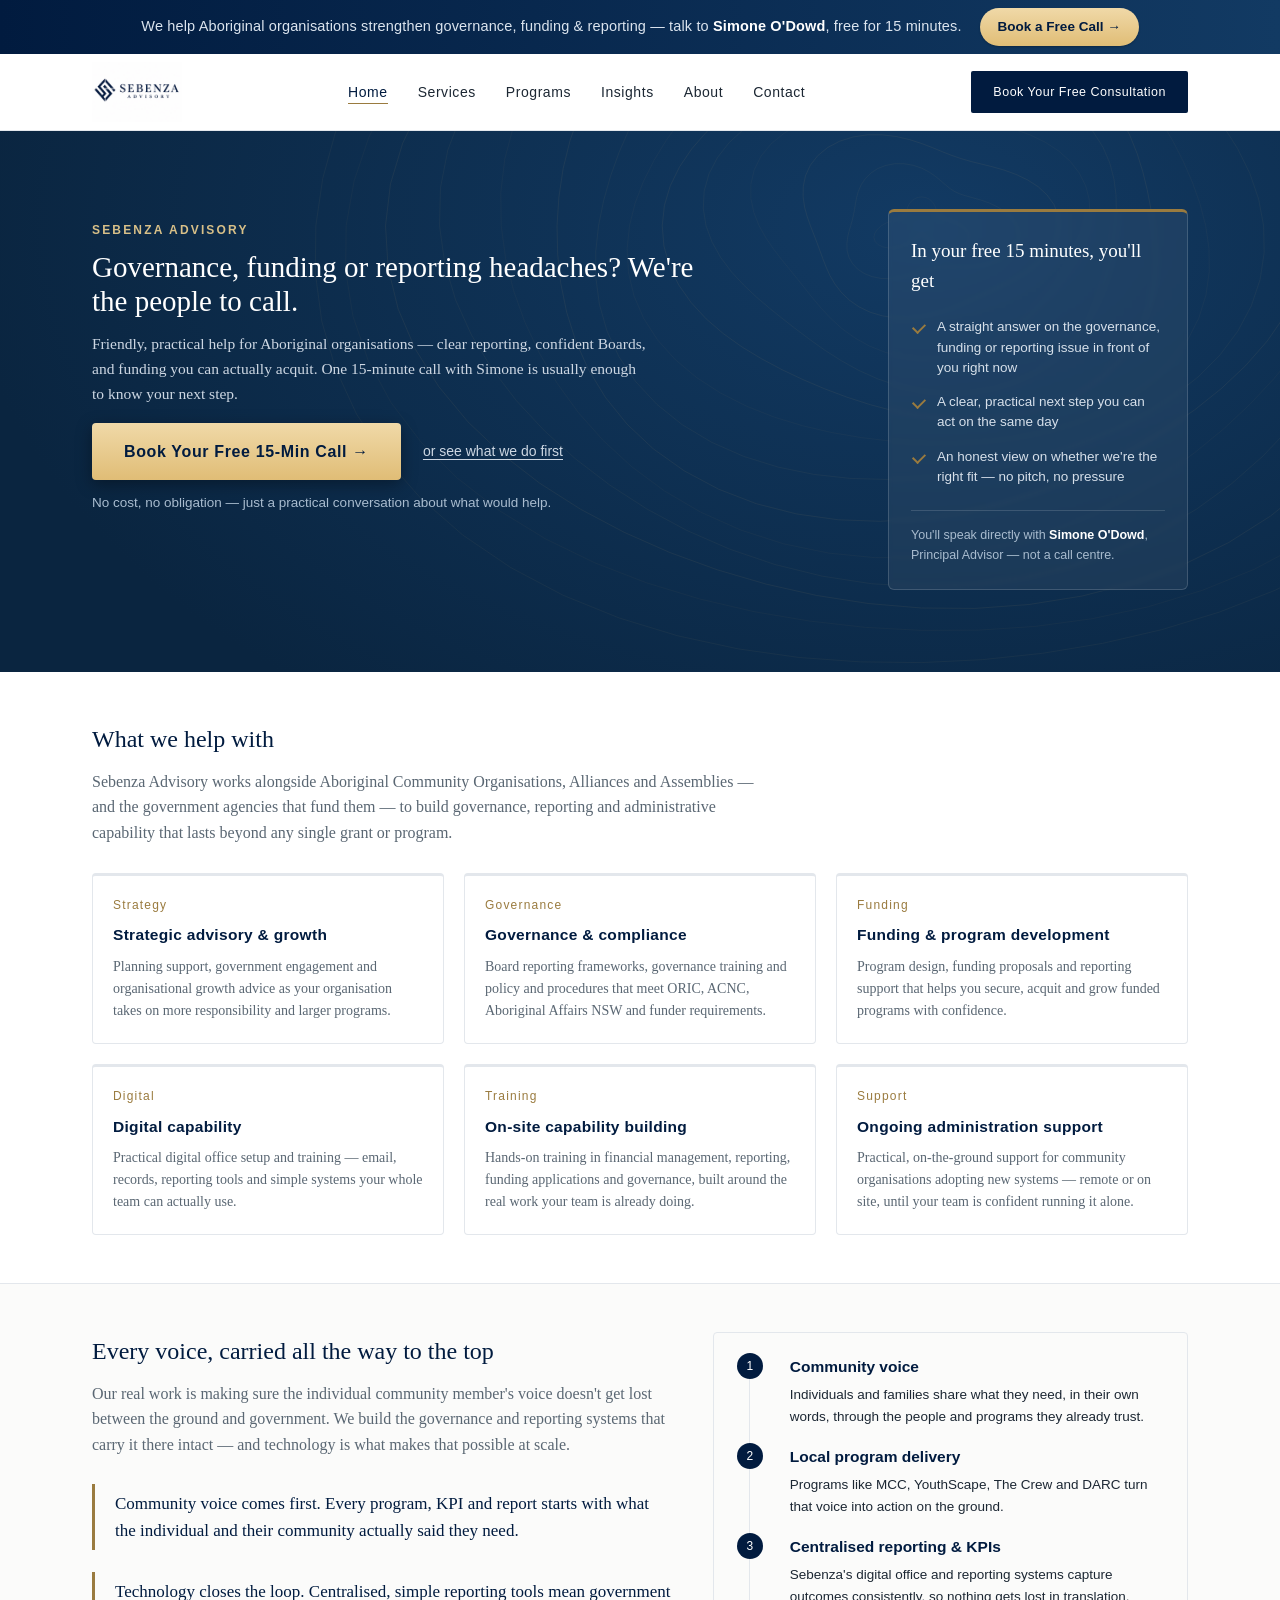
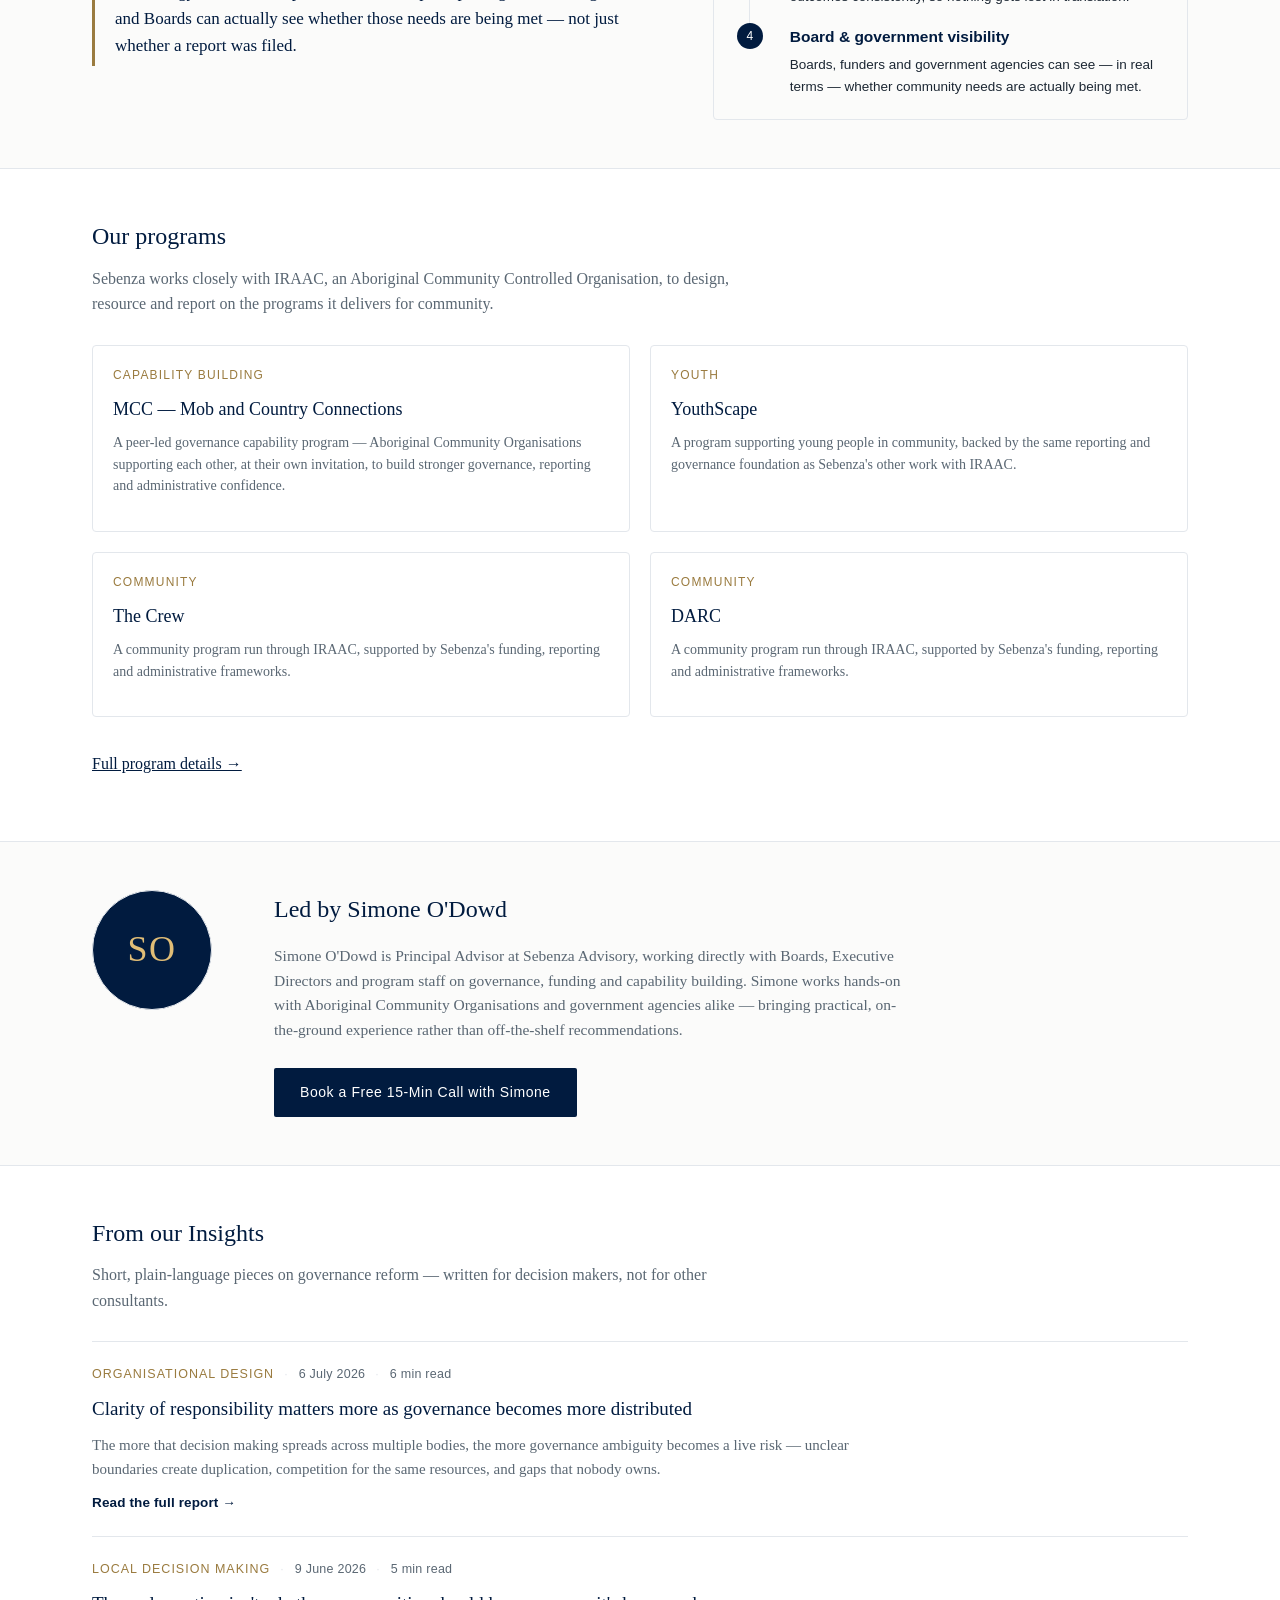
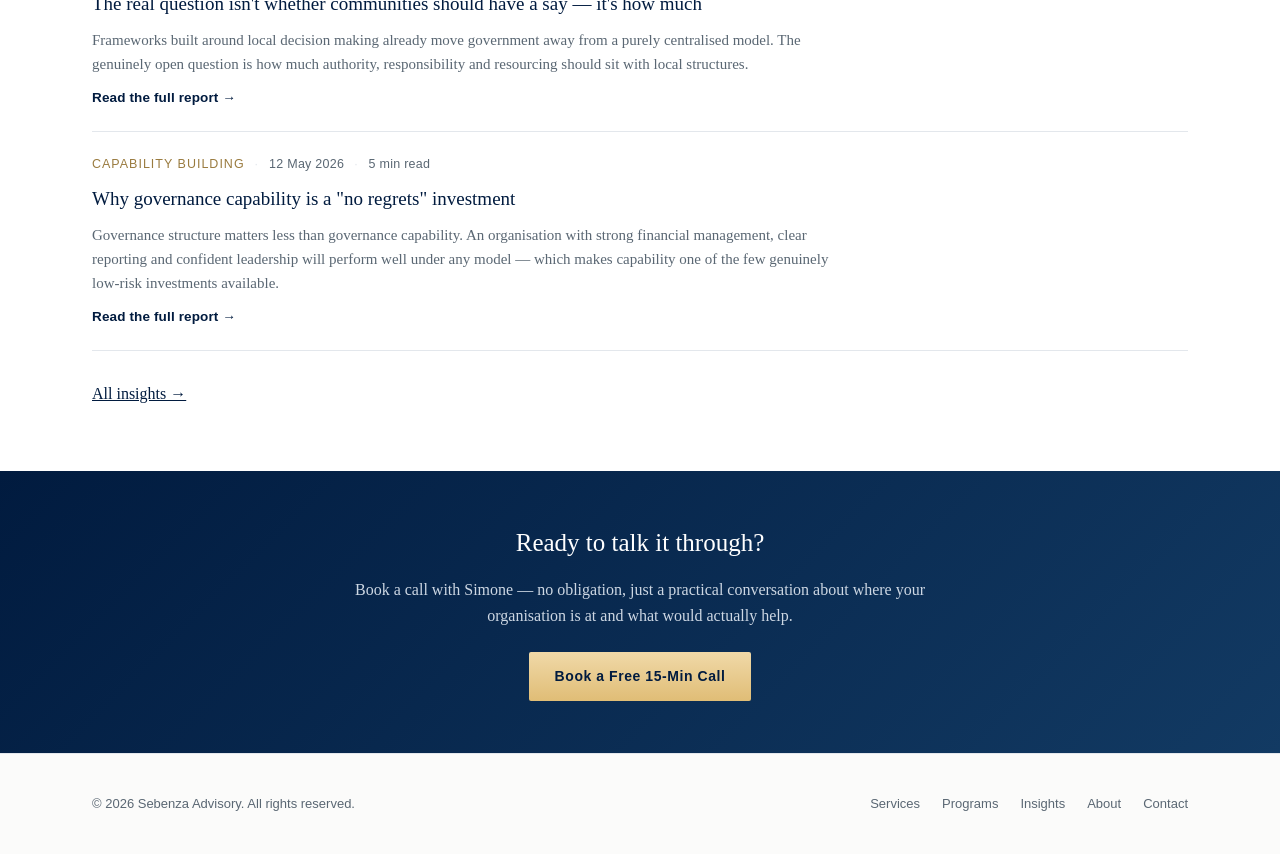
<file: index.html>
<!DOCTYPE html>
<html lang="en">
<head>
<meta charset="UTF-8">
<meta name="viewport" content="width=device-width, initial-scale=1.0">
<title>Sebenza Advisory — Empowering Aboriginal Communities</title>
<meta name="description" content="Sebenza Advisory provides strategy, governance, funding and digital capability support to strengthen Aboriginal organisations and community outcomes.">
<link rel="icon" href="/assets/favicon.png">
<meta property="og:title" content="Sebenza Advisory — Empowering Aboriginal Communities">
<meta property="og:description" content="Strategy, governance, funding and digital capability support to strengthen Aboriginal organisations and community outcomes.">
<meta property="og:type" content="website">
<meta property="og:url" content="https://sebenza-website.vercel.app/">
<meta name="theme-color" content="#011b3f">
<link rel="stylesheet" href="/assets/style.css">
<script src="/assets/site.js" defer></script>
</head>
<body>

<div class="top-bar">
  <div class="wrap">
    <p>We help Aboriginal organisations strengthen governance, funding &amp; reporting — talk to <strong>Simone O'Dowd</strong>, free for 15 minutes.</p>
    <a class="btn-mini" href="https://calendly.com/sebenza-advisory/consultation" target="_blank" rel="noopener">Book a Free Call →</a>
  </div>
</div>

<header class="site">
  <div class="wrap">
    <a class="brand" href="/">
      <img src="/assets/logo-header.png" alt="Sebenza Advisory">
    </a>
    <nav class="primary">
      <ul>
        <li><a href="/" class="active">Home</a></li>
        <li><a href="/approach.html">Services</a></li>
        <li><a href="/programs.html">Programs</a></li>
        <li><a href="/insights.html">Insights</a></li>
        <li><a href="/about.html">About</a></li>
        <li><a href="/contact.html">Contact</a></li>
      </ul>
    </nav>
    <a class="btn primary" href="https://calendly.com/sebenza-advisory/consultation" target="_blank" rel="noopener" style="padding:11px 22px;font-size:12.5px;white-space:nowrap;">Book Your Free Consultation</a>
    <button class="nav-toggle" aria-label="Menu" aria-expanded="false"><span></span><span></span><span></span></button>
  </div>
</header>

<section class="hero-image">
  <div class="wrap">
    <div>
      <p class="eyebrow">Sebenza Advisory</p>
      <h1>Governance, funding or reporting headaches? We're the people to call.</h1>
      <p class="lede">Friendly, practical help for Aboriginal organisations — clear reporting, confident Boards, and funding you can actually acquit. One 15-minute call with Simone is usually enough to know your next step.</p>
      <div class="hero-cta-row">
        <a class="btn gold hero-cta" href="https://calendly.com/sebenza-advisory/consultation" target="_blank" rel="noopener">Book Your Free 15-Min Call →</a>
        <a class="hero-textlink" href="/approach.html">or see what we do first</a>
      </div>
      <p class="hero-reassure">No cost, no obligation — just a practical conversation about what would help.</p>
    </div>
    <div class="hero-offer">
      <p class="offer-title">In your free 15 minutes, you'll get</p>
      <ul>
        <li>A straight answer on the governance, funding or reporting issue in front of you right now</li>
        <li>A clear, practical next step you can act on the same day</li>
        <li>An honest view on whether we're the right fit — no pitch, no pressure</li>
      </ul>
      <p class="offer-note">You'll speak directly with <strong>Simone O'Dowd</strong>, Principal Advisor — not a call centre.</p>
    </div>
  </div>
</section>

<section>
  <div class="wrap">
    <h2 class="section-title">What we help with</h2>
    <p class="section-intro">Sebenza Advisory works alongside Aboriginal Community Organisations, Alliances and Assemblies — and the government agencies that fund them — to build governance, reporting and administrative capability that lasts beyond any single grant or program.</p>
    <div class="grid-3">
      <div class="card">
        <span class="num">Strategy</span>
        <h3>Strategic advisory & growth</h3>
        <p>Planning support, government engagement and organisational growth advice as your organisation takes on more responsibility and larger programs.</p>
      </div>
      <div class="card">
        <span class="num">Governance</span>
        <h3>Governance & compliance</h3>
        <p>Board reporting frameworks, governance training and policy and procedures that meet ORIC, ACNC, Aboriginal Affairs NSW and funder requirements.</p>
      </div>
      <div class="card">
        <span class="num">Funding</span>
        <h3>Funding & program development</h3>
        <p>Program design, funding proposals and reporting support that helps you secure, acquit and grow funded programs with confidence.</p>
      </div>
      <div class="card">
        <span class="num">Digital</span>
        <h3>Digital capability</h3>
        <p>Practical digital office setup and training — email, records, reporting tools and simple systems your whole team can actually use.</p>
      </div>
      <div class="card">
        <span class="num">Training</span>
        <h3>On-site capability building</h3>
        <p>Hands-on training in financial management, reporting, funding applications and governance, built around the real work your team is already doing.</p>
      </div>
      <div class="card">
        <span class="num">Support</span>
        <h3>Ongoing administration support</h3>
        <p>Practical, on-the-ground support for community organisations adopting new systems — remote or on site, until your team is confident running it alone.</p>
      </div>
    </div>
  </div>
</section>

<section class="tinted">
  <div class="wrap voice-block">
    <div>
      <h2 class="section-title">Every voice, carried all the way to the top</h2>
      <p class="section-intro" style="margin-bottom:26px;">Our real work is making sure the individual community member's voice doesn't get lost between the ground and government. We build the governance and reporting systems that carry it there intact — and technology is what makes that possible at scale.</p>
      <p class="principle" style="margin-bottom:22px;">Community voice comes first. Every program, KPI and report starts with what the individual and their community actually said they need.</p>
      <p class="principle" style="margin-bottom:0;">Technology closes the loop. Centralised, simple reporting tools mean government and Boards can actually see whether those needs are being met — not just whether a report was filed.</p>
    </div>
    <div class="voice-flow">
      <ol>
        <li><strong>Community voice</strong>Individuals and families share what they need, in their own words, through the people and programs they already trust.</li>
        <li><strong>Local program delivery</strong>Programs like MCC, YouthScape, The Crew and DARC turn that voice into action on the ground.</li>
        <li><strong>Centralised reporting & KPIs</strong>Sebenza's digital office and reporting systems capture outcomes consistently, so nothing gets lost in translation.</li>
        <li><strong>Board & government visibility</strong>Boards, funders and government agencies can see — in real terms — whether community needs are actually being met.</li>
      </ol>
    </div>
  </div>
</section>

<section>
  <div class="wrap">
    <h2 class="section-title">Our programs</h2>
    <p class="section-intro">Sebenza works closely with IRAAC, an Aboriginal Community Controlled Organisation, to design, resource and report on the programs it delivers for community.</p>
    <div class="grid-2">
      <div class="program-card">
        <span class="tag">Capability building</span>
        <h3>MCC — Mob and Country Connections</h3>
        <p>A peer-led governance capability program — Aboriginal Community Organisations supporting each other, at their own invitation, to build stronger governance, reporting and administrative confidence.</p>
      </div>
      <div class="program-card">
        <span class="tag">Youth</span>
        <h3>YouthScape</h3>
        <p>A program supporting young people in community, backed by the same reporting and governance foundation as Sebenza's other work with IRAAC.</p>
      </div>
      <div class="program-card">
        <span class="tag">Community</span>
        <h3>The Crew</h3>
        <p>A community program run through IRAAC, supported by Sebenza's funding, reporting and administrative frameworks.</p>
      </div>
      <div class="program-card">
        <span class="tag">Community</span>
        <h3>DARC</h3>
        <p>A community program run through IRAAC, supported by Sebenza's funding, reporting and administrative frameworks.</p>
      </div>
    </div>
    <p style="margin-top:34px;"><a href="/programs.html">Full program details →</a></p>
  </div>
</section>

<section class="tinted">
  <div class="wrap principal-block">
    <div class="principal-monogram" aria-hidden="true">SO</div>
    <div>
      <h2 class="section-title">Led by Simone O'Dowd</h2>
      <p class="principal-bio">Simone O'Dowd is Principal Advisor at Sebenza Advisory, working directly with Boards, Executive Directors and program staff on governance, funding and capability building. Simone works hands-on with Aboriginal Community Organisations and government agencies alike — bringing practical, on-the-ground experience rather than off-the-shelf recommendations.</p>
      <a class="btn primary" href="https://calendly.com/sebenza-advisory/consultation" target="_blank" rel="noopener" style="margin-top:10px;">Book a Free 15-Min Call with Simone</a>
    </div>
  </div>
</section>

<section>
  <div class="wrap">
    <h2 class="section-title">From our Insights</h2>
    <p class="section-intro">Short, plain-language pieces on governance reform — written for decision makers, not for other consultants.</p>
    <div class="insight-list">

      <a class="insight-card" href="/insights/organisational-design.html">
        <div class="insight-meta"><span class="tag" style="margin:0;">Organisational design</span><span class="dot">·</span><span class="date">6 July 2026</span><span class="dot">·</span><span class="date">6 min read</span></div>
        <h3>Clarity of responsibility matters more as governance becomes more distributed</h3>
        <p class="excerpt">The more that decision making spreads across multiple bodies, the more governance ambiguity becomes a live risk — unclear boundaries create duplication, competition for the same resources, and gaps that nobody owns.</p>
        <span class="read-more">Read the full report →</span>
      </a>

      <a class="insight-card" href="/insights/local-decision-making.html">
        <div class="insight-meta"><span class="tag" style="margin:0;">Local Decision Making</span><span class="dot">·</span><span class="date">9 June 2026</span><span class="dot">·</span><span class="date">5 min read</span></div>
        <h3>The real question isn't whether communities should have a say — it's how much</h3>
        <p class="excerpt">Frameworks built around local decision making already move government away from a purely centralised model. The genuinely open question is how much authority, responsibility and resourcing should sit with local structures.</p>
        <span class="read-more">Read the full report →</span>
      </a>

      <a class="insight-card" href="/insights/capability-building.html">
        <div class="insight-meta"><span class="tag" style="margin:0;">Capability building</span><span class="dot">·</span><span class="date">12 May 2026</span><span class="dot">·</span><span class="date">5 min read</span></div>
        <h3>Why governance capability is a "no regrets" investment</h3>
        <p class="excerpt">Governance structure matters less than governance capability. An organisation with strong financial management, clear reporting and confident leadership will perform well under any model — which makes capability one of the few genuinely low-risk investments available.</p>
        <span class="read-more">Read the full report →</span>
      </a>

    </div>
    <p style="margin-top:30px;"><a href="/insights.html">All insights →</a></p>
  </div>
</section>

<section class="cta-band">
  <div class="wrap">
    <h2>Ready to talk it through?</h2>
    <p>Book a call with Simone — no obligation, just a practical conversation about where your organisation is at and what would actually help.</p>
    <a class="btn gold" href="https://calendly.com/sebenza-advisory/consultation" target="_blank" rel="noopener">Book a Free 15-Min Call</a>
  </div>
</section>

<footer class="site">
  <div class="wrap">
    <p>© 2026 Sebenza Advisory. All rights reserved.</p>
    <nav>
      <ul>
        <li><a href="/approach.html">Services</a></li>
        <li><a href="/programs.html">Programs</a></li>
        <li><a href="/insights.html">Insights</a></li>
        <li><a href="/about.html">About</a></li>
        <li><a href="/contact.html">Contact</a></li>
      </ul>
    </nav>
  </div>
</footer>

</body>
</html>
</file>
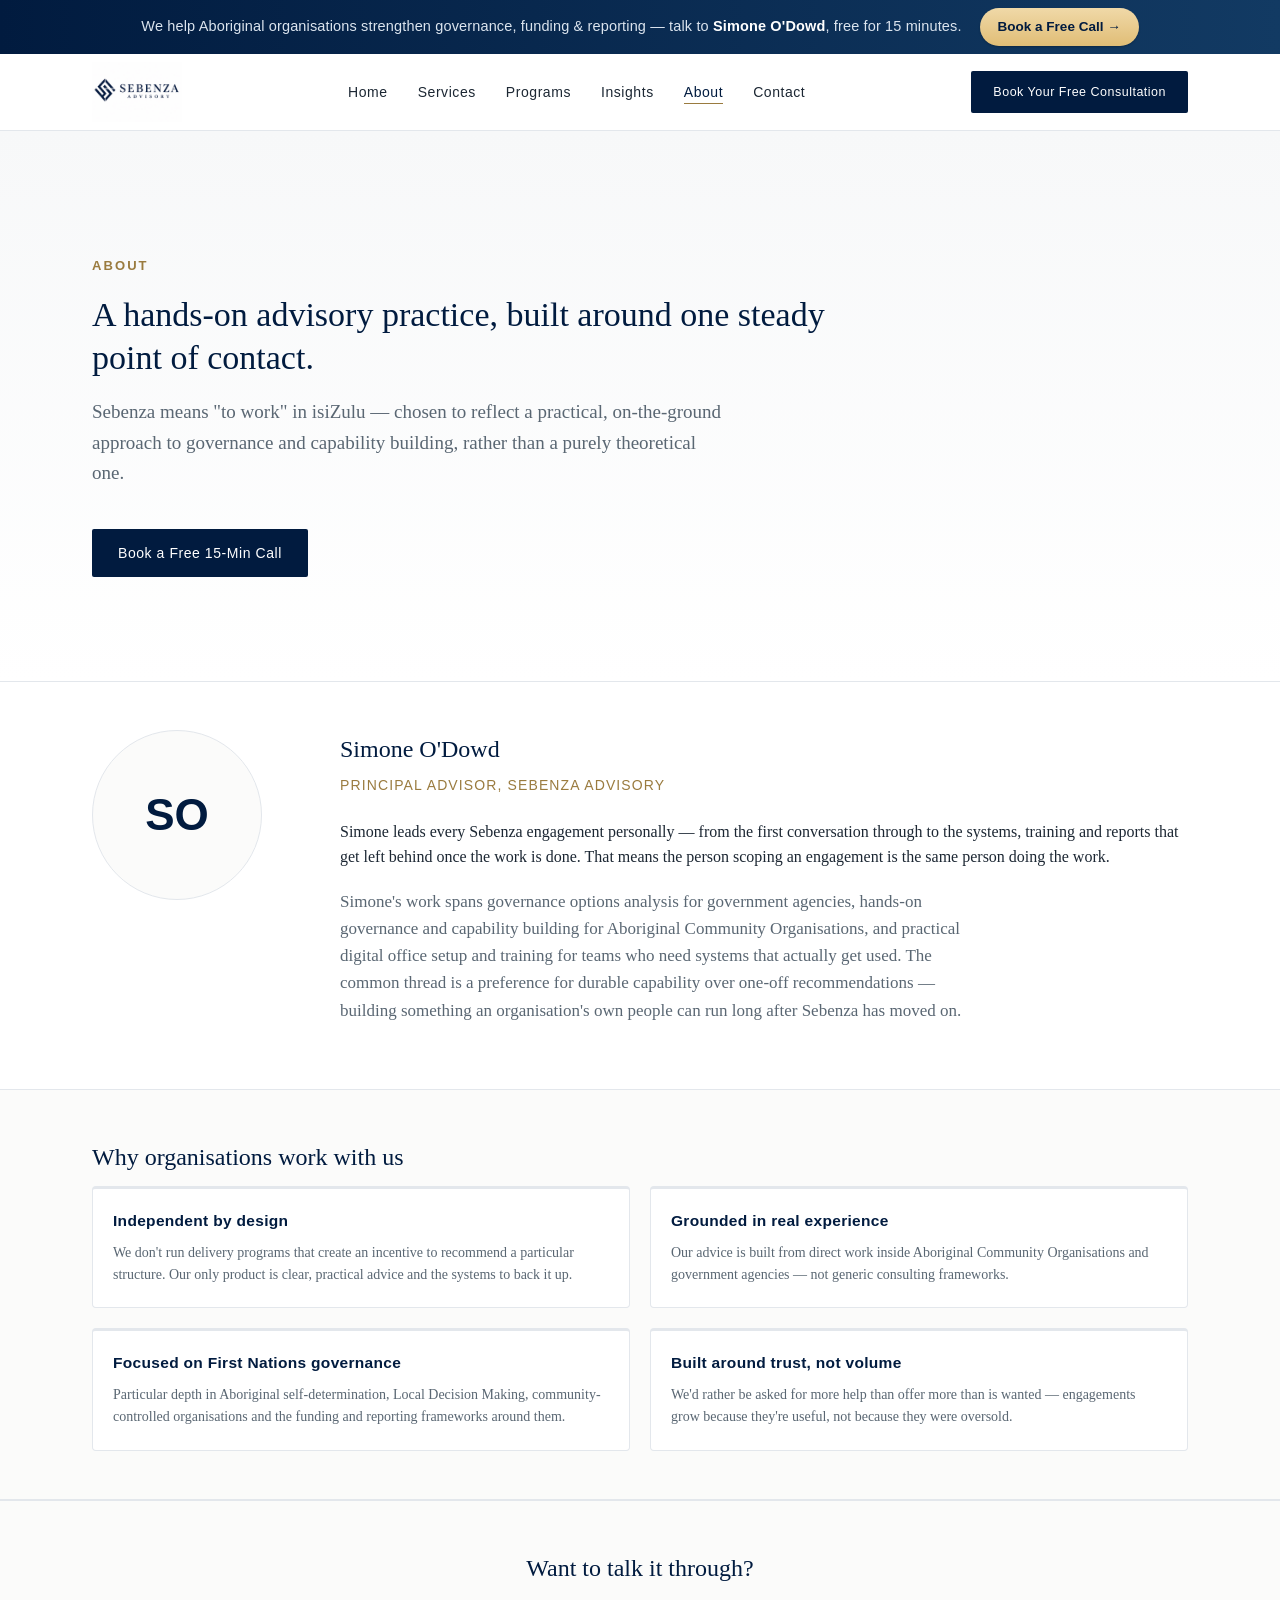
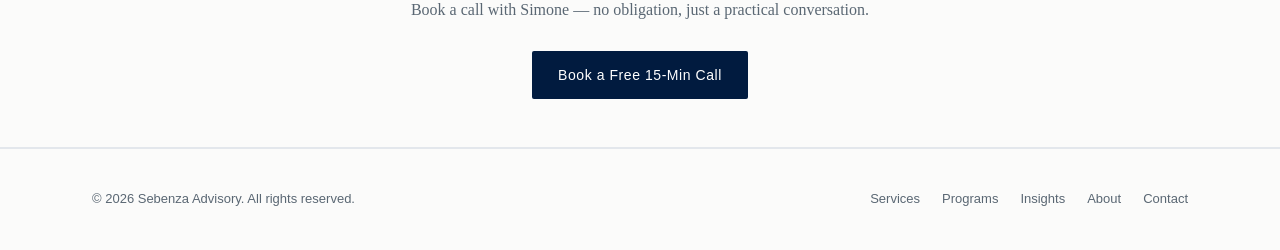
<file: about.html>
<!DOCTYPE html>
<html lang="en">
<head>
<meta charset="UTF-8">
<meta name="viewport" content="width=device-width, initial-scale=1.0">
<title>About — Sebenza Advisory</title>
<meta name="description" content="Sebenza Advisory is led by Simone O'Dowd, Principal Advisor, working with Aboriginal Community Organisations and government to build governance and capability.">
<link rel="icon" href="/assets/favicon.png">
<link rel="stylesheet" href="/assets/style.css">
<script src="/assets/site.js" defer></script>
</head>
<body>

<div class="top-bar">
  <div class="wrap">
    <p>We help Aboriginal organisations strengthen governance, funding &amp; reporting — talk to <strong>Simone O'Dowd</strong>, free for 15 minutes.</p>
    <a class="btn-mini" href="https://calendly.com/sebenza-advisory/consultation" target="_blank" rel="noopener">Book a Free Call →</a>
  </div>
</div>

<header class="site">
  <div class="wrap">
    <a class="brand" href="/">
      <img src="/assets/logo-header.png" alt="Sebenza Advisory">
    </a>
    <nav class="primary">
      <ul>
        <li><a href="/">Home</a></li>
        <li><a href="/approach.html">Services</a></li>
        <li><a href="/programs.html">Programs</a></li>
        <li><a href="/insights.html">Insights</a></li>
        <li><a href="/about.html" class="active">About</a></li>
        <li><a href="/contact.html">Contact</a></li>
      </ul>
    </nav>
    <a class="btn primary" href="https://calendly.com/sebenza-advisory/consultation" target="_blank" rel="noopener" style="padding:11px 22px;font-size:12.5px;white-space:nowrap;">Book Your Free Consultation</a>
    <button class="nav-toggle" aria-label="Menu" aria-expanded="false"><span></span><span></span><span></span></button>
  </div>
</header>

<section class="hero page-hero">
  <div class="wrap">
    <p class="eyebrow">About</p>
    <h1>A hands-on advisory practice, built around one steady point of contact.</h1>
    <p class="lede">Sebenza means "to work" in isiZulu — chosen to reflect a practical, on-the-ground approach to governance and capability building, rather than a purely theoretical one.</p>
  <a class="btn primary" href="https://calendly.com/sebenza-advisory/consultation" target="_blank" rel="noopener" style="margin-top:8px;">Book a Free 15-Min Call</a>
  </div></section>

<section>
  <div class="wrap" style="display:grid;grid-template-columns:200px 1fr;gap:48px;align-items:start;">
    <div style="width:170px;height:170px;border-radius:50%;background:var(--paper);border:1px solid var(--line);display:flex;align-items:center;justify-content:center;font-family:'Helvetica Neue',Arial,sans-serif;color:var(--navy-deep);font-size:44px;font-weight:600;">SO</div>
    <div>
      <h2 class="section-title" style="margin-bottom:6px;">Simone O'Dowd</h2>
      <p style="font-family:'Helvetica Neue',Arial,sans-serif;font-size:14px;letter-spacing:0.08em;text-transform:uppercase;color:var(--accent);margin:0 0 22px;">Principal Advisor, Sebenza Advisory</p>
      <p class="about-lede">Simone leads every Sebenza engagement personally — from the first conversation through to the systems, training and reports that get left behind once the work is done. That means the person scoping an engagement is the same person doing the work.</p>
      <p style="color:var(--muted);font-size:17px;max-width:640px;margin-top:18px;">Simone's work spans governance options analysis for government agencies, hands-on governance and capability building for Aboriginal Community Organisations, and practical digital office setup and training for teams who need systems that actually get used. The common thread is a preference for durable capability over one-off recommendations — building something an organisation's own people can run long after Sebenza has moved on.</p>
    </div>
  </div>
</section>

<section class="tinted">
  <div class="wrap">
    <h2 class="section-title">Why organisations work with us</h2>
    <div class="grid-2">
      <div class="card">
        <h3>Independent by design</h3>
        <p>We don't run delivery programs that create an incentive to recommend a particular structure. Our only product is clear, practical advice and the systems to back it up.</p>
      </div>
      <div class="card">
        <h3>Grounded in real experience</h3>
        <p>Our advice is built from direct work inside Aboriginal Community Organisations and government agencies — not generic consulting frameworks.</p>
      </div>
      <div class="card">
        <h3>Focused on First Nations governance</h3>
        <p>Particular depth in Aboriginal self-determination, Local Decision Making, community-controlled organisations and the funding and reporting frameworks around them.</p>
      </div>
      <div class="card">
        <h3>Built around trust, not volume</h3>
        <p>We'd rather be asked for more help than offer more than is wanted — engagements grow because they're useful, not because they were oversold.</p>
      </div>
    </div>
  </div>
</section>

<section class="tinted" style="text-align:center;">
  <div class="wrap">
    <h2 class="section-title">Want to talk it through?</h2>
    <p class="section-intro" style="margin-left:auto;margin-right:auto;">Book a call with Simone — no obligation, just a practical conversation.</p>
    <a class="btn primary" href="https://calendly.com/sebenza-advisory/consultation" target="_blank" rel="noopener">Book a Free 15-Min Call</a>
  </div>
</section>

<footer class="site">
  <div class="wrap">
    <p>© 2026 Sebenza Advisory. All rights reserved.</p>
    <nav>
      <ul>
        <li><a href="/approach.html">Services</a></li>
        <li><a href="/programs.html">Programs</a></li>
        <li><a href="/insights.html">Insights</a></li>
        <li><a href="/about.html">About</a></li>
        <li><a href="/contact.html">Contact</a></li>
      </ul>
    </nav>
  </div>
</footer>

</body>
</html>
</file>
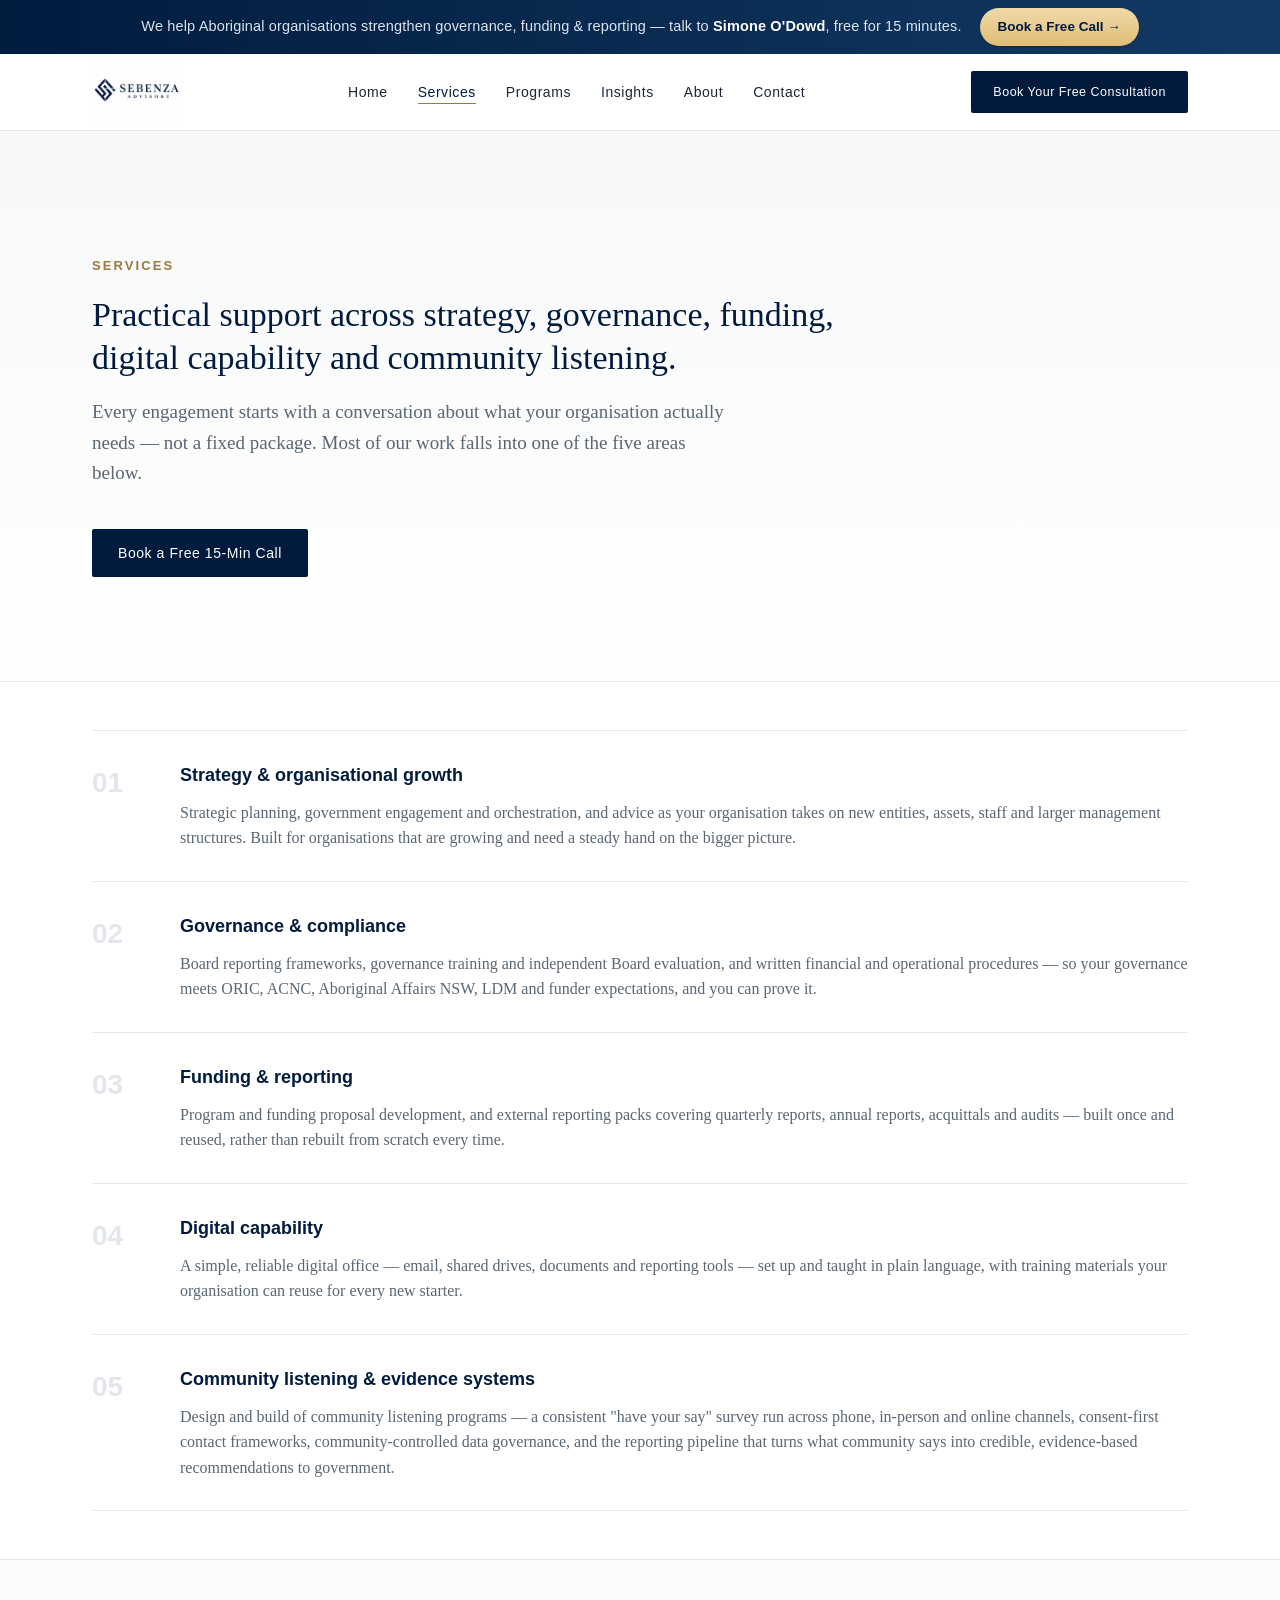
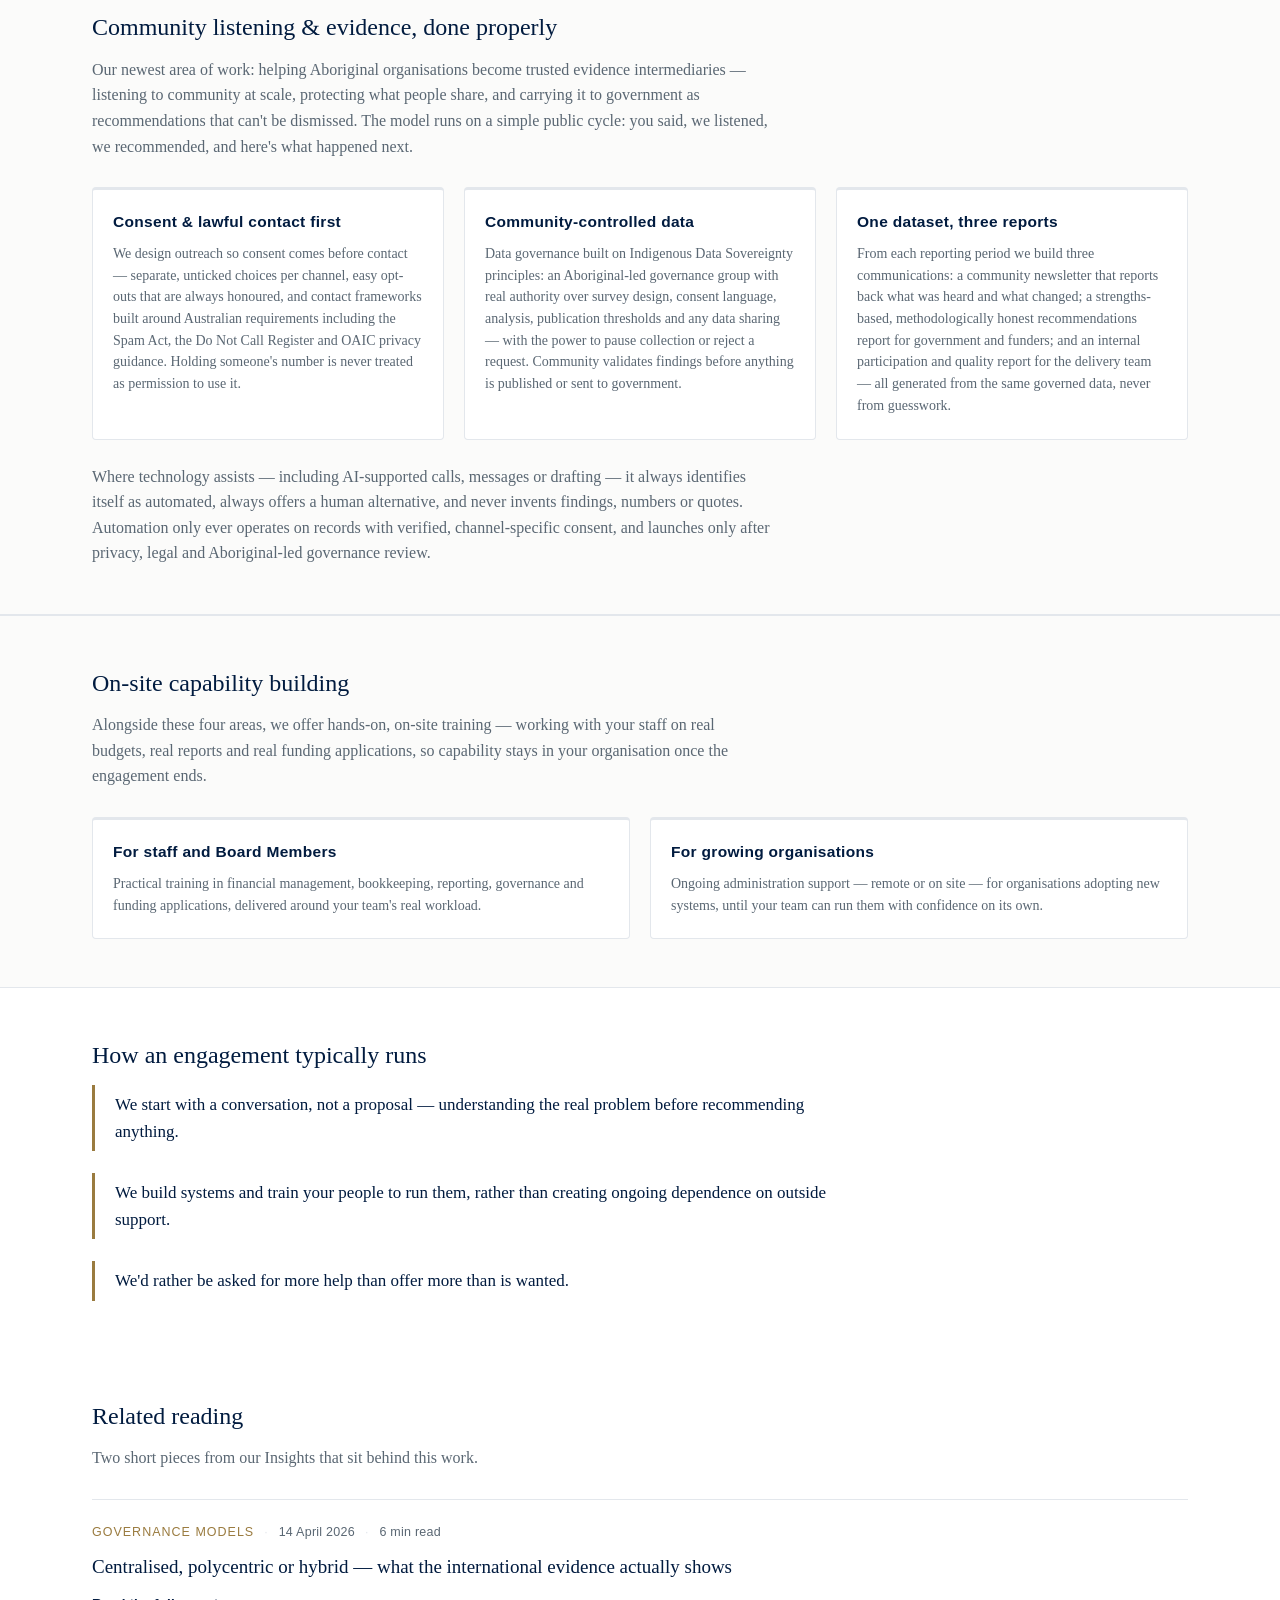
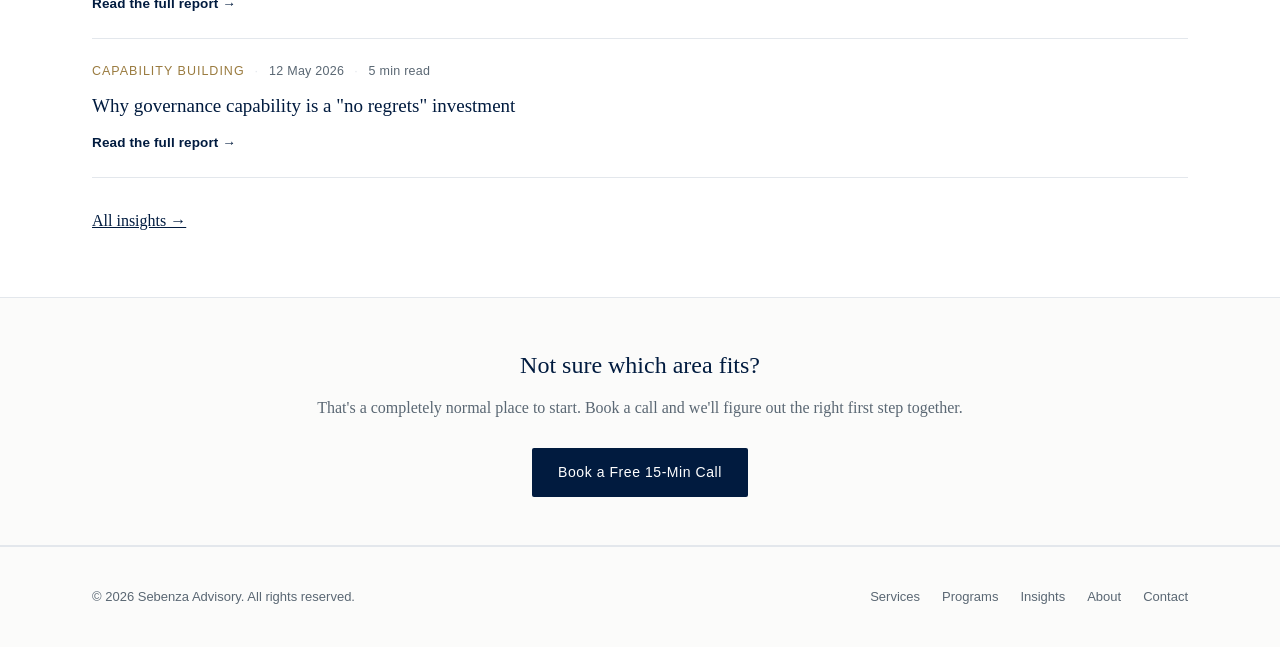
<file: approach.html>
<!DOCTYPE html>
<html lang="en">
<head>
<meta charset="UTF-8">
<meta name="viewport" content="width=device-width, initial-scale=1.0">
<title>Services — Sebenza Advisory</title>
<meta name="description" content="Strategy, governance, funding and digital capability services from Sebenza Advisory.">
<link rel="icon" href="/assets/favicon.png">
<link rel="stylesheet" href="/assets/style.css">
<script src="/assets/site.js" defer></script>
</head>
<body>

<div class="top-bar">
  <div class="wrap">
    <p>We help Aboriginal organisations strengthen governance, funding &amp; reporting — talk to <strong>Simone O'Dowd</strong>, free for 15 minutes.</p>
    <a class="btn-mini" href="https://calendly.com/sebenza-advisory/consultation" target="_blank" rel="noopener">Book a Free Call →</a>
  </div>
</div>

<header class="site">
  <div class="wrap">
    <a class="brand" href="/">
      <img src="/assets/logo-header.png" alt="Sebenza Advisory">
    </a>
    <nav class="primary">
      <ul>
        <li><a href="/">Home</a></li>
        <li><a href="/approach.html" class="active">Services</a></li>
        <li><a href="/programs.html">Programs</a></li>
        <li><a href="/insights.html">Insights</a></li>
        <li><a href="/about.html">About</a></li>
        <li><a href="/contact.html">Contact</a></li>
      </ul>
    </nav>
    <a class="btn primary" href="https://calendly.com/sebenza-advisory/consultation" target="_blank" rel="noopener" style="padding:11px 22px;font-size:12.5px;white-space:nowrap;">Book Your Free Consultation</a>
    <button class="nav-toggle" aria-label="Menu" aria-expanded="false"><span></span><span></span><span></span></button>
  </div>
</header>

<section class="hero page-hero">
  <div class="wrap">
    <p class="eyebrow">Services</p>
    <h1>Practical support across strategy, governance, funding, digital capability and community listening.</h1>
    <p class="lede">Every engagement starts with a conversation about what your organisation actually needs — not a fixed package. Most of our work falls into one of the five areas below.</p>
  <a class="btn primary" href="https://calendly.com/sebenza-advisory/consultation" target="_blank" rel="noopener" style="margin-top:8px;">Book a Free 15-Min Call</a>
  </div></section>

<section>
  <div class="wrap">
    <div class="steps">
      <div class="step">
        <span class="step-num">01</span>
        <div>
          <h3>Strategy & organisational growth</h3>
          <p>Strategic planning, government engagement and orchestration, and advice as your organisation takes on new entities, assets, staff and larger management structures. Built for organisations that are growing and need a steady hand on the bigger picture.</p>
        </div>
      </div>
      <div class="step">
        <span class="step-num">02</span>
        <div>
          <h3>Governance & compliance</h3>
          <p>Board reporting frameworks, governance training and independent Board evaluation, and written financial and operational procedures — so your governance meets ORIC, ACNC, Aboriginal Affairs NSW, LDM and funder expectations, and you can prove it.</p>
        </div>
      </div>
      <div class="step">
        <span class="step-num">03</span>
        <div>
          <h3>Funding & reporting</h3>
          <p>Program and funding proposal development, and external reporting packs covering quarterly reports, annual reports, acquittals and audits — built once and reused, rather than rebuilt from scratch every time.</p>
        </div>
      </div>
      <div class="step">
        <span class="step-num">04</span>
        <div>
          <h3>Digital capability</h3>
          <p>A simple, reliable digital office — email, shared drives, documents and reporting tools — set up and taught in plain language, with training materials your organisation can reuse for every new starter.</p>
        </div>
      </div>
      <div class="step">
        <span class="step-num">05</span>
        <div>
          <h3>Community listening &amp; evidence systems</h3>
          <p>Design and build of community listening programs — a consistent "have your say" survey run across phone, in-person and online channels, consent-first contact frameworks, community-controlled data governance, and the reporting pipeline that turns what community says into credible, evidence-based recommendations to government.</p>
        </div>
      </div>
    </div>
  </div>
</section>

<section class="tinted">
  <div class="wrap">
    <h2 class="section-title">Community listening &amp; evidence, done properly</h2>
    <p class="section-intro">Our newest area of work: helping Aboriginal organisations become trusted evidence intermediaries — listening to community at scale, protecting what people share, and carrying it to government as recommendations that can't be dismissed. The model runs on a simple public cycle: you said, we listened, we recommended, and here's what happened next.</p>
    <div class="grid-3">
      <div class="card">
        <h3>Consent &amp; lawful contact first</h3>
        <p>We design outreach so consent comes before contact — separate, unticked choices per channel, easy opt-outs that are always honoured, and contact frameworks built around Australian requirements including the Spam Act, the Do Not Call Register and OAIC privacy guidance. Holding someone's number is never treated as permission to use it.</p>
      </div>
      <div class="card">
        <h3>Community-controlled data</h3>
        <p>Data governance built on Indigenous Data Sovereignty principles: an Aboriginal-led governance group with real authority over survey design, consent language, analysis, publication thresholds and any data sharing — with the power to pause collection or reject a request. Community validates findings before anything is published or sent to government.</p>
      </div>
      <div class="card">
        <h3>One dataset, three reports</h3>
        <p>From each reporting period we build three communications: a community newsletter that reports back what was heard and what changed; a strengths-based, methodologically honest recommendations report for government and funders; and an internal participation and quality report for the delivery team — all generated from the same governed data, never from guesswork.</p>
      </div>
    </div>
    <p class="section-intro" style="margin-top:24px;margin-bottom:0;">Where technology assists — including AI-supported calls, messages or drafting — it always identifies itself as automated, always offers a human alternative, and never invents findings, numbers or quotes. Automation only ever operates on records with verified, channel-specific consent, and launches only after privacy, legal and Aboriginal-led governance review.</p>
  </div>
</section>

<section class="tinted">
  <div class="wrap">
    <h2 class="section-title">On-site capability building</h2>
    <p class="section-intro">Alongside these four areas, we offer hands-on, on-site training — working with your staff on real budgets, real reports and real funding applications, so capability stays in your organisation once the engagement ends.</p>
    <div class="grid-2">
      <div class="card">
        <h3>For staff and Board Members</h3>
        <p>Practical training in financial management, bookkeeping, reporting, governance and funding applications, delivered around your team's real workload.</p>
      </div>
      <div class="card">
        <h3>For growing organisations</h3>
        <p>Ongoing administration support — remote or on site — for organisations adopting new systems, until your team can run them with confidence on its own.</p>
      </div>
    </div>
  </div>
</section>

<section>
  <div class="wrap">
    <h2 class="section-title">How an engagement typically runs</h2>
    <p class="principle">We start with a conversation, not a proposal — understanding the real problem before recommending anything.</p>
    <p class="principle">We build systems and train your people to run them, rather than creating ongoing dependence on outside support.</p>
    <p class="principle">We'd rather be asked for more help than offer more than is wanted.</p>
  </div>
</section>

<section>
  <div class="wrap">
    <h2 class="section-title">Related reading</h2>
    <p class="section-intro">Two short pieces from our Insights that sit behind this work.</p>
    <div class="insight-list">

      <a class="insight-card" href="/insights/governance-models.html">
        <div class="insight-meta"><span class="tag" style="margin:0;">Governance models</span><span class="dot">·</span><span class="date">14 April 2026</span><span class="dot">·</span><span class="date">6 min read</span></div>
        <h3>Centralised, polycentric or hybrid — what the international evidence actually shows</h3>
        <span class="read-more">Read the full report →</span>
      </a>

      <a class="insight-card" href="/insights/capability-building.html">
        <div class="insight-meta"><span class="tag" style="margin:0;">Capability building</span><span class="dot">·</span><span class="date">12 May 2026</span><span class="dot">·</span><span class="date">5 min read</span></div>
        <h3>Why governance capability is a "no regrets" investment</h3>
        <span class="read-more">Read the full report →</span>
      </a>

    </div>
    <p style="margin-top:30px;"><a href="/insights.html">All insights →</a></p>
  </div>
</section>

<section class="tinted" style="text-align:center;">
  <div class="wrap">
    <h2 class="section-title">Not sure which area fits?</h2>
    <p class="section-intro" style="margin-left:auto;margin-right:auto;">That's a completely normal place to start. Book a call and we'll figure out the right first step together.</p>
    <a class="btn primary" href="https://calendly.com/sebenza-advisory/consultation" target="_blank" rel="noopener">Book a Free 15-Min Call</a>
  </div>
</section>

<footer class="site">
  <div class="wrap">
    <p>© 2026 Sebenza Advisory. All rights reserved.</p>
    <nav>
      <ul>
        <li><a href="/approach.html">Services</a></li>
        <li><a href="/programs.html">Programs</a></li>
        <li><a href="/insights.html">Insights</a></li>
        <li><a href="/about.html">About</a></li>
        <li><a href="/contact.html">Contact</a></li>
      </ul>
    </nav>
  </div>
</footer>

</body>
</html>
</file>
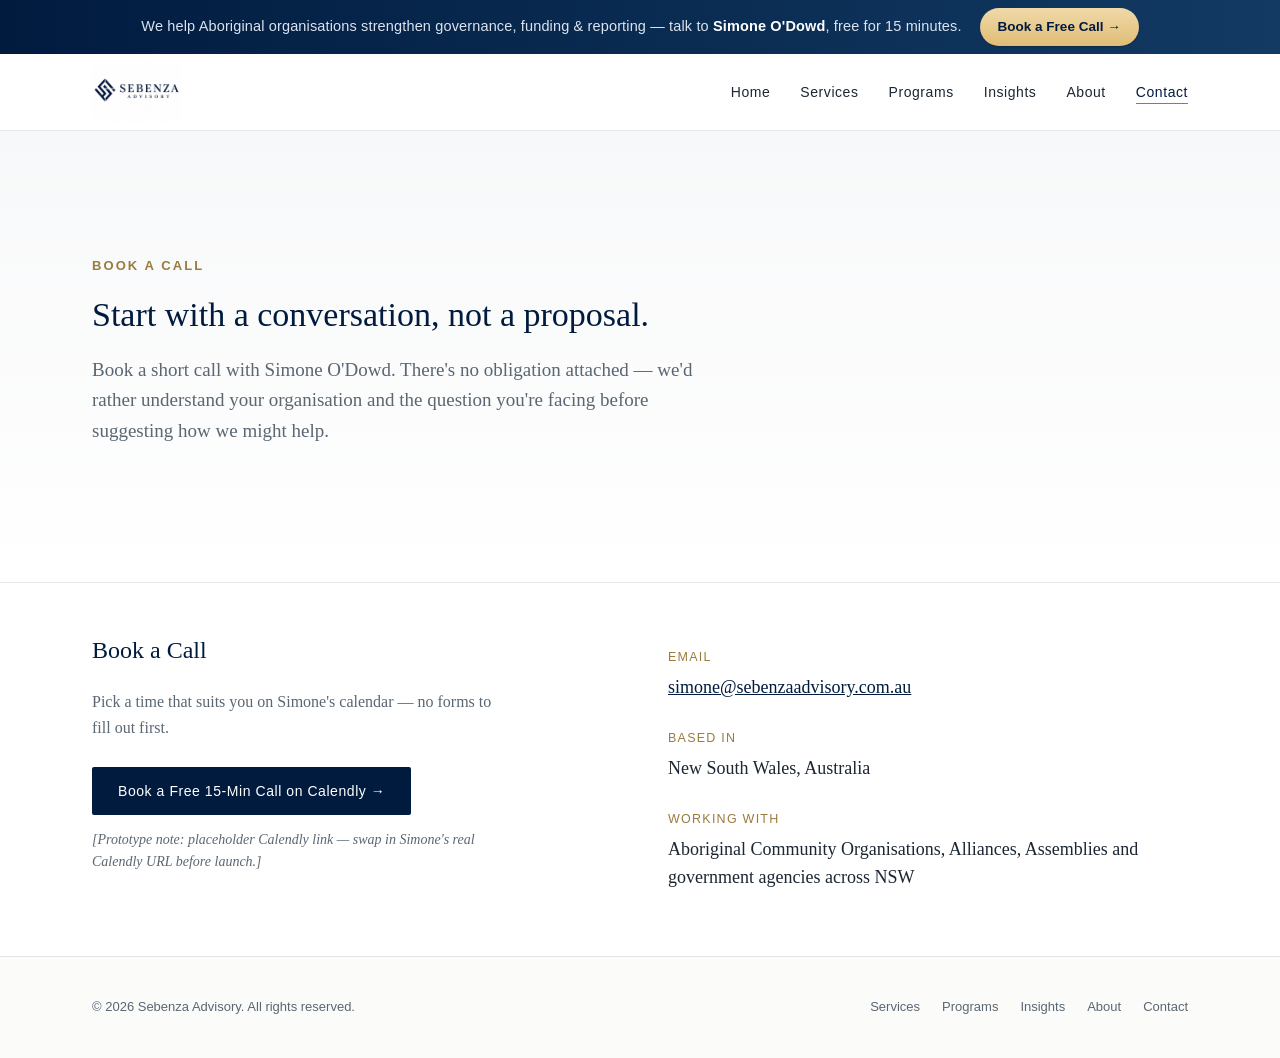
<file: contact.html>
<!DOCTYPE html>
<html lang="en">
<head>
<meta charset="UTF-8">
<meta name="viewport" content="width=device-width, initial-scale=1.0">
<title>Book a Call — Sebenza Advisory</title>
<meta name="description" content="Book a call with Simone O'Dowd at Sebenza Advisory to discuss governance, funding or capability building support.">
<link rel="icon" href="/assets/favicon.png">
<link rel="stylesheet" href="/assets/style.css">
<script src="/assets/site.js" defer></script>
</head>
<body>

<div class="top-bar">
  <div class="wrap">
    <p>We help Aboriginal organisations strengthen governance, funding &amp; reporting — talk to <strong>Simone O'Dowd</strong>, free for 15 minutes.</p>
    <a class="btn-mini" href="https://calendly.com/sebenza-advisory/consultation" target="_blank" rel="noopener">Book a Free Call →</a>
  </div>
</div>

<header class="site">
  <div class="wrap">
    <a class="brand" href="/">
      <img src="/assets/logo-header.png" alt="Sebenza Advisory">
    </a>
    <nav class="primary">
      <ul>
        <li><a href="/">Home</a></li>
        <li><a href="/approach.html">Services</a></li>
        <li><a href="/programs.html">Programs</a></li>
        <li><a href="/insights.html">Insights</a></li>
        <li><a href="/about.html">About</a></li>
        <li><a href="/contact.html" class="active">Contact</a></li>
      </ul>
    </nav>
    <button class="nav-toggle" aria-label="Menu" aria-expanded="false"><span></span><span></span><span></span></button>
  </div>
</header>

<section class="hero page-hero">
  <div class="wrap">
    <p class="eyebrow">Book a Call</p>
    <h1>Start with a conversation, not a proposal.</h1>
    <p class="lede">Book a short call with Simone O'Dowd. There's no obligation attached — we'd rather understand your organisation and the question you're facing before suggesting how we might help.</p>
  </div>
</section>

<section>
  <div class="wrap contact-block">
    <div>
      <h2 class="section-title" style="margin-bottom:20px;">Book a Call</h2>
      <p style="color:var(--muted);max-width:420px;margin-bottom:26px;">Pick a time that suits you on Simone's calendar — no forms to fill out first.</p>
      <a class="btn primary" href="https://calendly.com/sebenza-advisory/consultation" target="_blank" rel="noopener">Book a Free 15-Min Call on Calendly →</a>
      <p style="color:var(--muted);font-size:14px;margin-top:14px;max-width:420px;">
        <em>[Prototype note: placeholder Calendly link — swap in Simone's real Calendly URL before launch.]</em>
      </p>
    </div>
    <dl class="contact-detail">
      <dt>Email</dt>
      <dd><a href="mailto:simone@sebenzaadvisory.com.au">simone@sebenzaadvisory.com.au</a></dd>
      <dt>Based in</dt>
      <dd>New South Wales, Australia</dd>
      <dt>Working with</dt>
      <dd>Aboriginal Community Organisations, Alliances, Assemblies and government agencies across NSW</dd>
    </dl>
  </div>
</section>

<footer class="site">
  <div class="wrap">
    <p>© 2026 Sebenza Advisory. All rights reserved.</p>
    <nav>
      <ul>
        <li><a href="/approach.html">Services</a></li>
        <li><a href="/programs.html">Programs</a></li>
        <li><a href="/insights.html">Insights</a></li>
        <li><a href="/about.html">About</a></li>
        <li><a href="/contact.html">Contact</a></li>
      </ul>
    </nav>
  </div>
</footer>

</body>
</html>
</file>
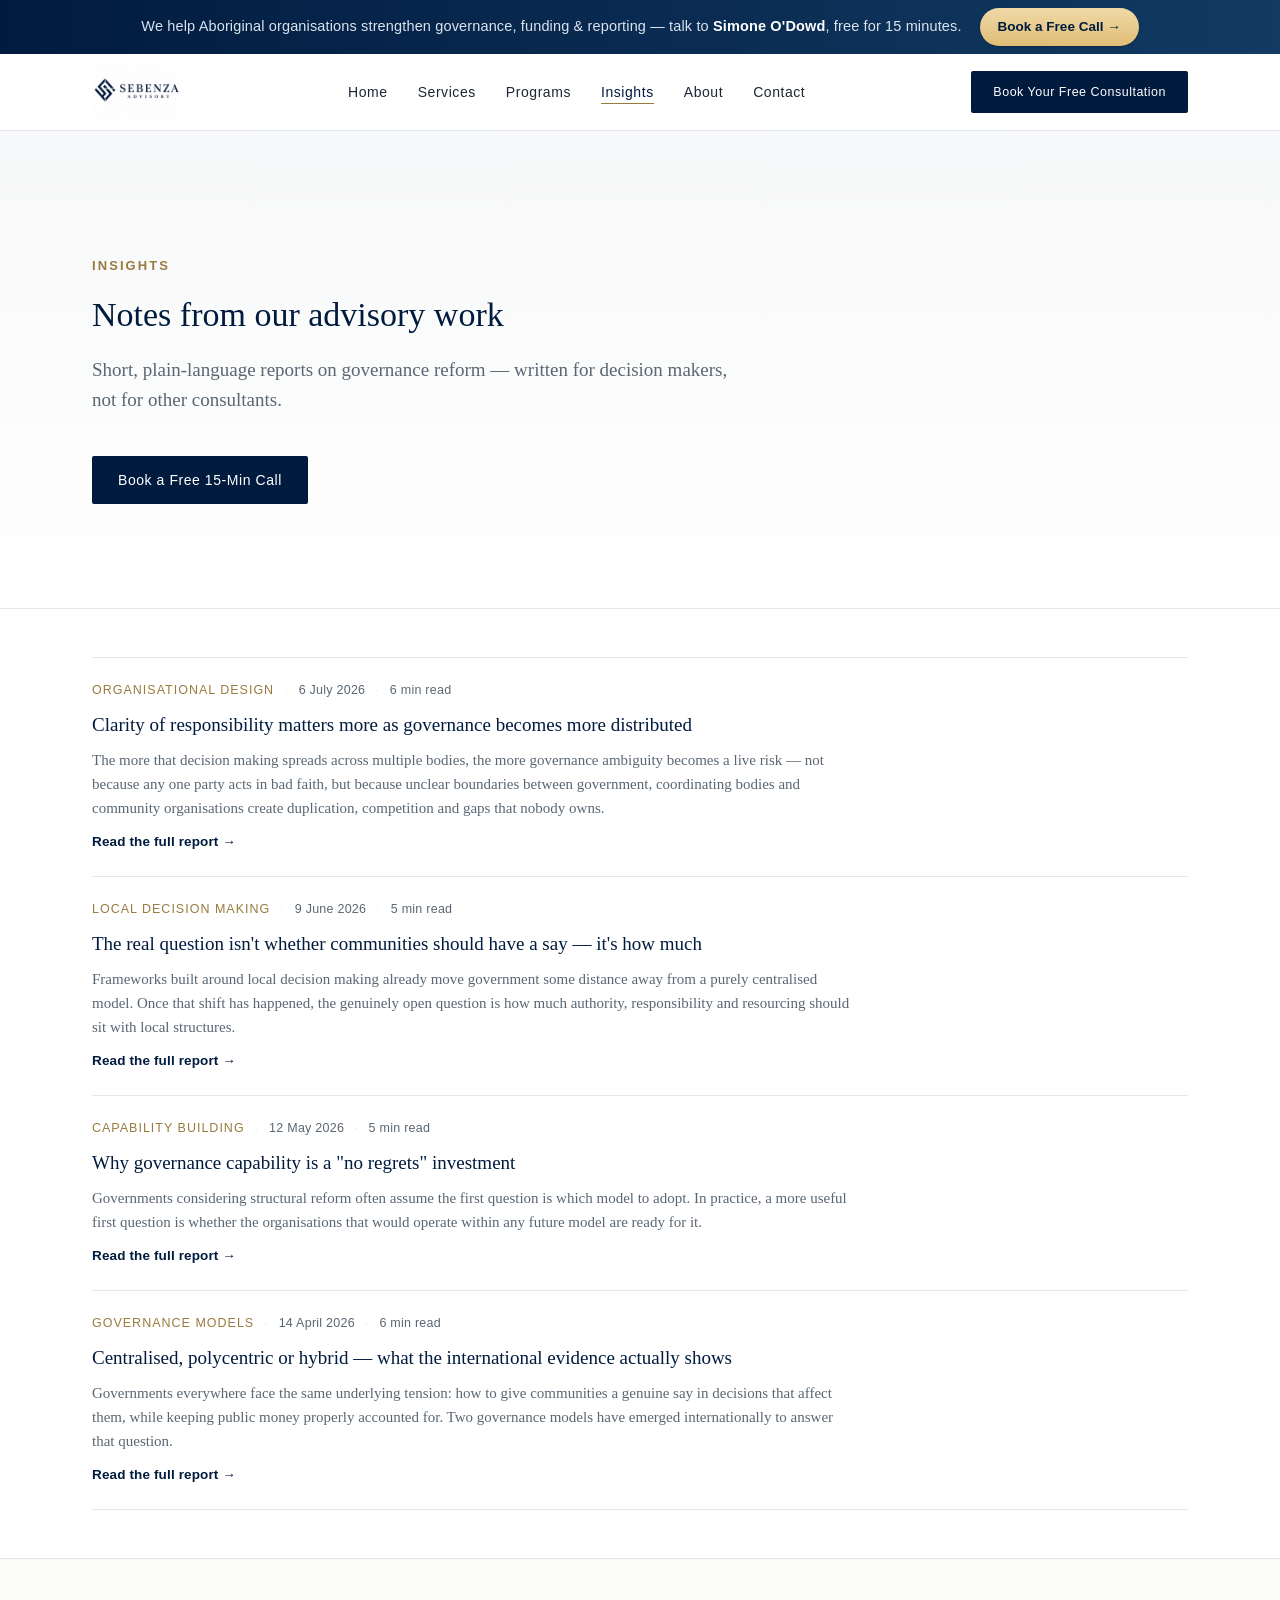
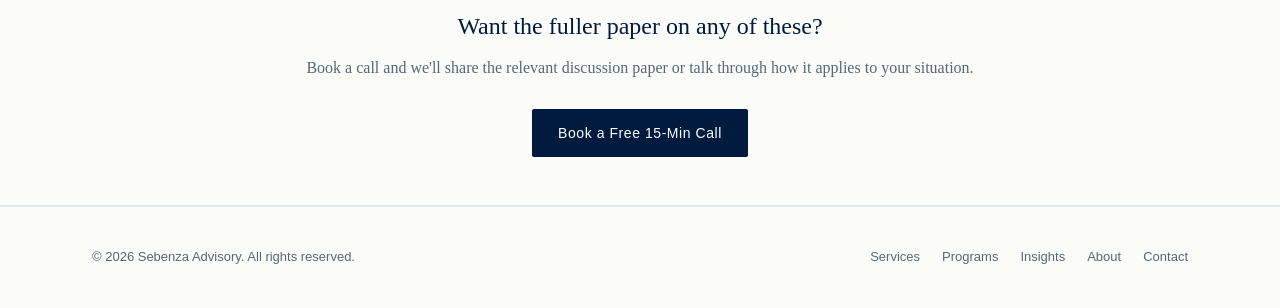
<file: insights.html>
<!DOCTYPE html>
<html lang="en">
<head>
<meta charset="UTF-8">
<meta name="viewport" content="width=device-width, initial-scale=1.0">
<title>Insights — Sebenza Advisory</title>
<meta name="description" content="Notes and short papers on governance reform, accountability and capability building from Sebenza Advisory.">
<link rel="icon" href="/assets/favicon.png">
<link rel="stylesheet" href="/assets/style.css">
<script src="/assets/site.js" defer></script>
</head>
<body>

<div class="top-bar">
  <div class="wrap">
    <p>We help Aboriginal organisations strengthen governance, funding &amp; reporting — talk to <strong>Simone O'Dowd</strong>, free for 15 minutes.</p>
    <a class="btn-mini" href="https://calendly.com/sebenza-advisory/consultation" target="_blank" rel="noopener">Book a Free Call →</a>
  </div>
</div>

<header class="site">
  <div class="wrap">
    <a class="brand" href="/">
      <img src="/assets/logo-header.png" alt="Sebenza Advisory">
    </a>
    <nav class="primary">
      <ul>
        <li><a href="/">Home</a></li>
        <li><a href="/approach.html">Services</a></li>
        <li><a href="/programs.html">Programs</a></li>
        <li><a href="/insights.html" class="active">Insights</a></li>
        <li><a href="/about.html">About</a></li>
        <li><a href="/contact.html">Contact</a></li>
      </ul>
    </nav>
    <a class="btn primary" href="https://calendly.com/sebenza-advisory/consultation" target="_blank" rel="noopener" style="padding:11px 22px;font-size:12.5px;white-space:nowrap;">Book Your Free Consultation</a>
    <button class="nav-toggle" aria-label="Menu" aria-expanded="false"><span></span><span></span><span></span></button>
  </div>
</header>

<section class="hero page-hero">
  <div class="wrap">
    <p class="eyebrow">Insights</p>
    <h1>Notes from our advisory work</h1>
    <p class="lede">Short, plain-language reports on governance reform — written for decision makers, not for other consultants.</p>
  <a class="btn primary" href="https://calendly.com/sebenza-advisory/consultation" target="_blank" rel="noopener" style="margin-top:8px;">Book a Free 15-Min Call</a>
  </div></section>

<section>
  <div class="wrap">
    <div class="insight-list">

      <a class="insight-card" href="/insights/organisational-design.html">
        <div class="insight-meta"><span class="tag" style="margin:0;">Organisational design</span><span class="dot">·</span><span class="date">6 July 2026</span><span class="dot">·</span><span class="date">6 min read</span></div>
        <h3>Clarity of responsibility matters more as governance becomes more distributed</h3>
        <p class="excerpt">The more that decision making spreads across multiple bodies, the more governance ambiguity becomes a live risk — not because any one party acts in bad faith, but because unclear boundaries between government, coordinating bodies and community organisations create duplication, competition and gaps that nobody owns.</p>
        <span class="read-more">Read the full report →</span>
      </a>

      <a class="insight-card" href="/insights/local-decision-making.html">
        <div class="insight-meta"><span class="tag" style="margin:0;">Local Decision Making</span><span class="dot">·</span><span class="date">9 June 2026</span><span class="dot">·</span><span class="date">5 min read</span></div>
        <h3>The real question isn't whether communities should have a say — it's how much</h3>
        <p class="excerpt">Frameworks built around local decision making already move government some distance away from a purely centralised model. Once that shift has happened, the genuinely open question is how much authority, responsibility and resourcing should sit with local structures.</p>
        <span class="read-more">Read the full report →</span>
      </a>

      <a class="insight-card" href="/insights/capability-building.html">
        <div class="insight-meta"><span class="tag" style="margin:0;">Capability building</span><span class="dot">·</span><span class="date">12 May 2026</span><span class="dot">·</span><span class="date">5 min read</span></div>
        <h3>Why governance capability is a "no regrets" investment</h3>
        <p class="excerpt">Governments considering structural reform often assume the first question is which model to adopt. In practice, a more useful first question is whether the organisations that would operate within any future model are ready for it.</p>
        <span class="read-more">Read the full report →</span>
      </a>

      <a class="insight-card" href="/insights/governance-models.html">
        <div class="insight-meta"><span class="tag" style="margin:0;">Governance models</span><span class="dot">·</span><span class="date">14 April 2026</span><span class="dot">·</span><span class="date">6 min read</span></div>
        <h3>Centralised, polycentric or hybrid — what the international evidence actually shows</h3>
        <p class="excerpt">Governments everywhere face the same underlying tension: how to give communities a genuine say in decisions that affect them, while keeping public money properly accounted for. Two governance models have emerged internationally to answer that question.</p>
        <span class="read-more">Read the full report →</span>
      </a>

    </div>
  </div>
</section>

<section class="tinted" style="text-align:center;">
  <div class="wrap">
    <h2 class="section-title">Want the fuller paper on any of these?</h2>
    <p class="section-intro" style="margin-left:auto;margin-right:auto;">Book a call and we'll share the relevant discussion paper or talk through how it applies to your situation.</p>
    <a class="btn primary" href="https://calendly.com/sebenza-advisory/consultation" target="_blank" rel="noopener">Book a Free 15-Min Call</a>
  </div>
</section>

<footer class="site">
  <div class="wrap">
    <p>© 2026 Sebenza Advisory. All rights reserved.</p>
    <nav>
      <ul>
        <li><a href="/approach.html">Services</a></li>
        <li><a href="/programs.html">Programs</a></li>
        <li><a href="/insights.html">Insights</a></li>
        <li><a href="/about.html">About</a></li>
        <li><a href="/contact.html">Contact</a></li>
      </ul>
    </nav>
  </div>
</footer>

</body>
</html>
</file>
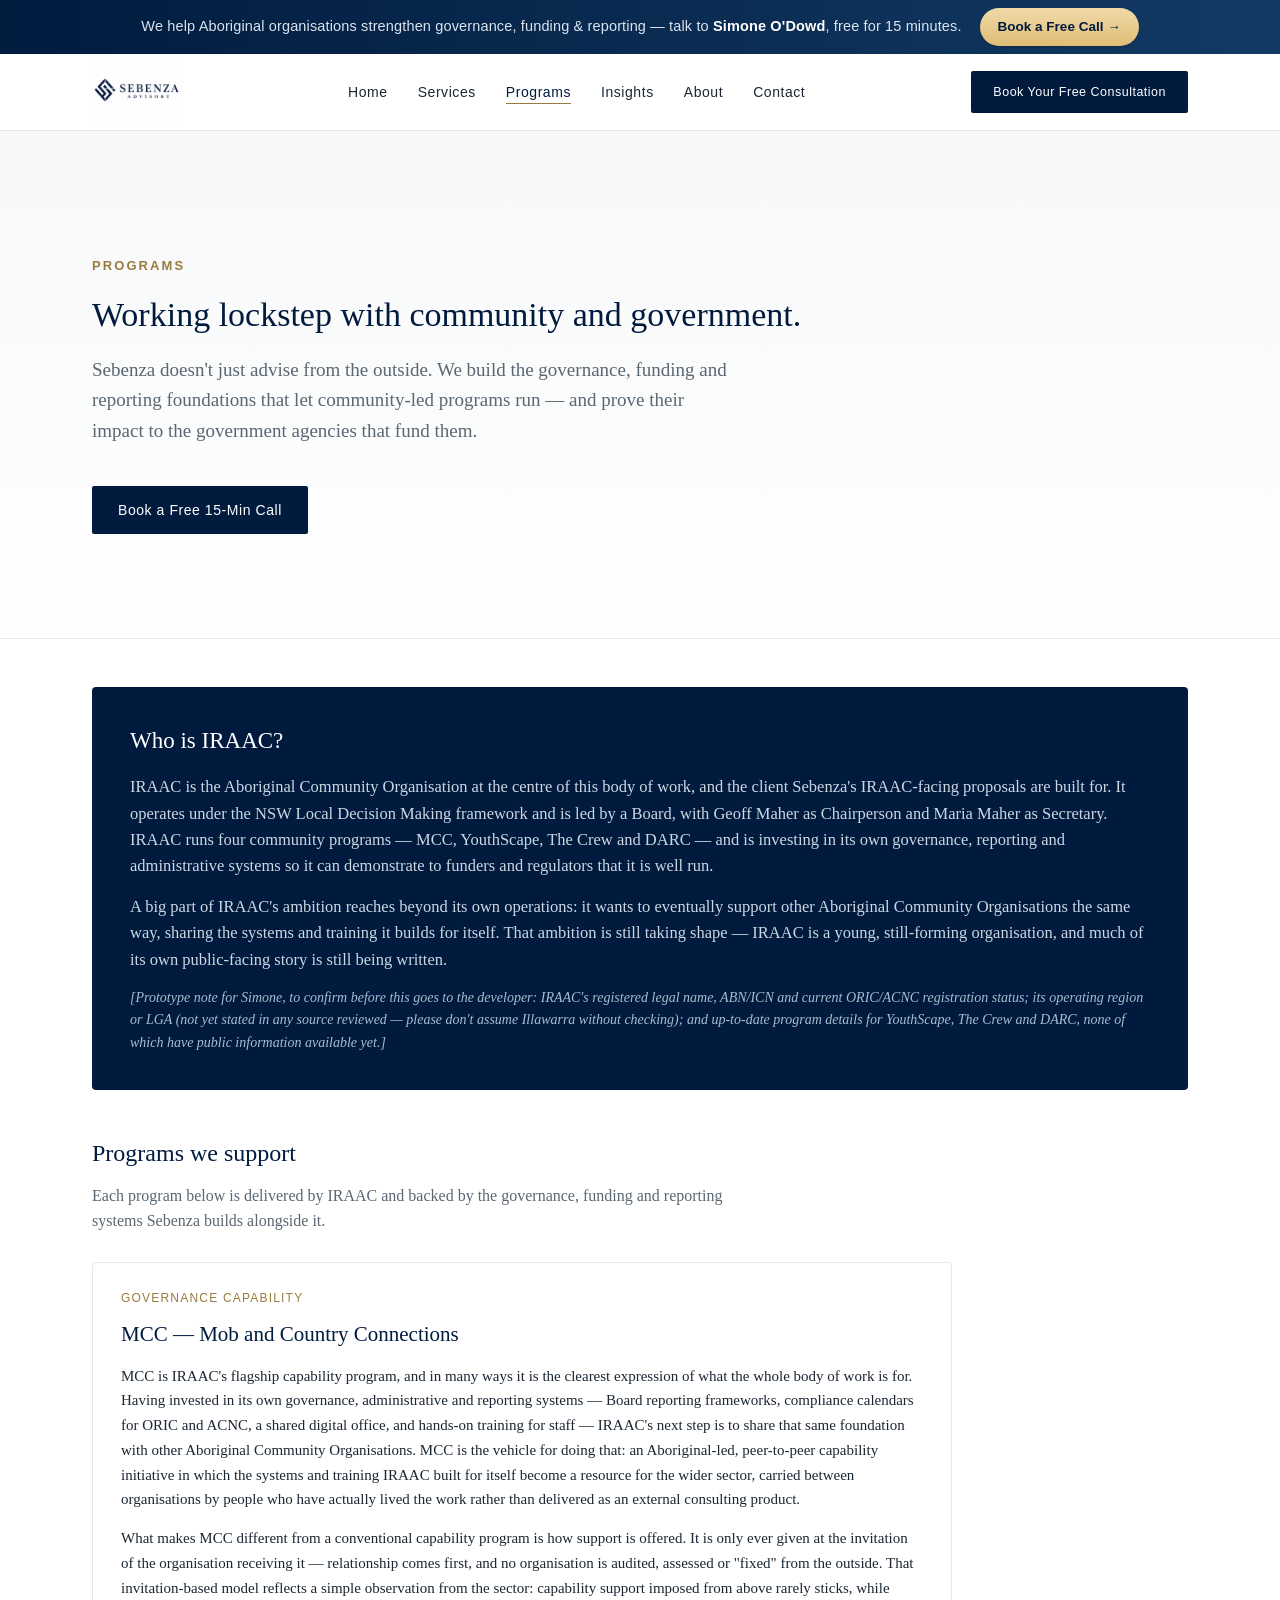
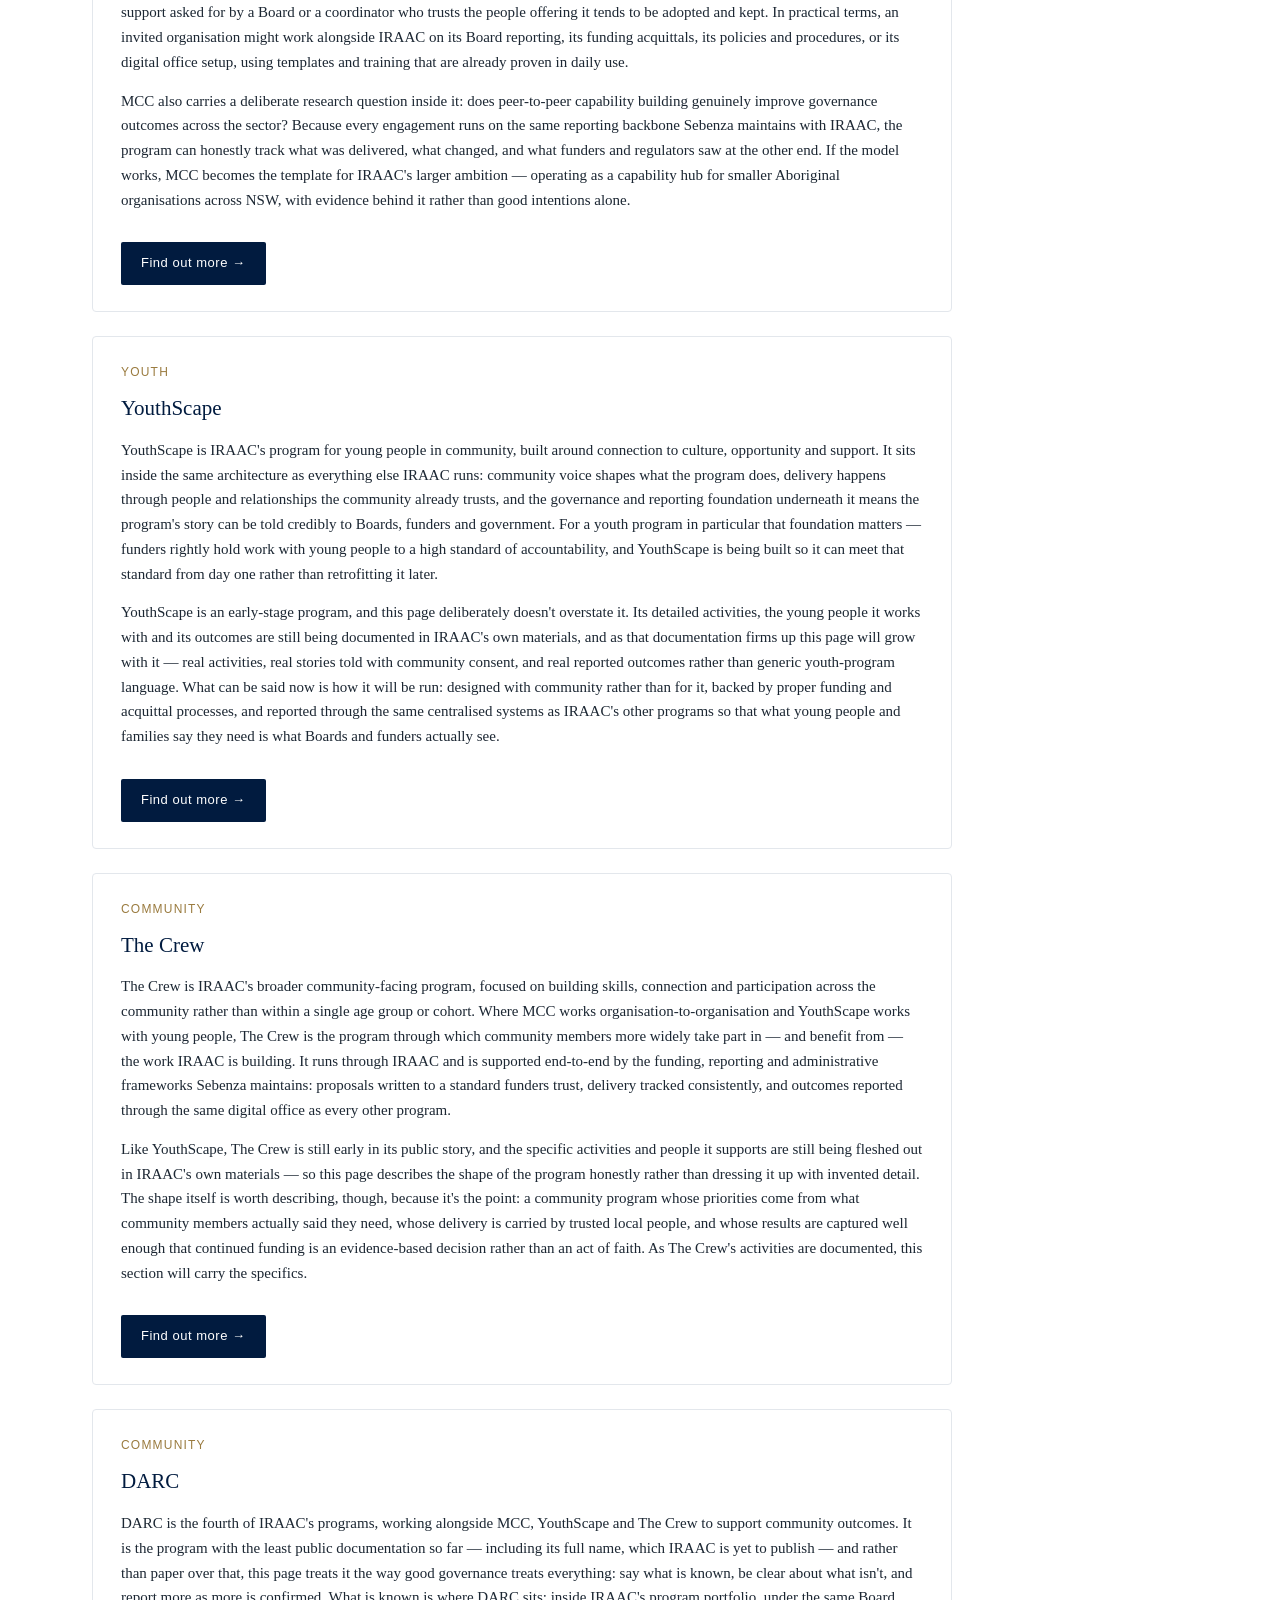
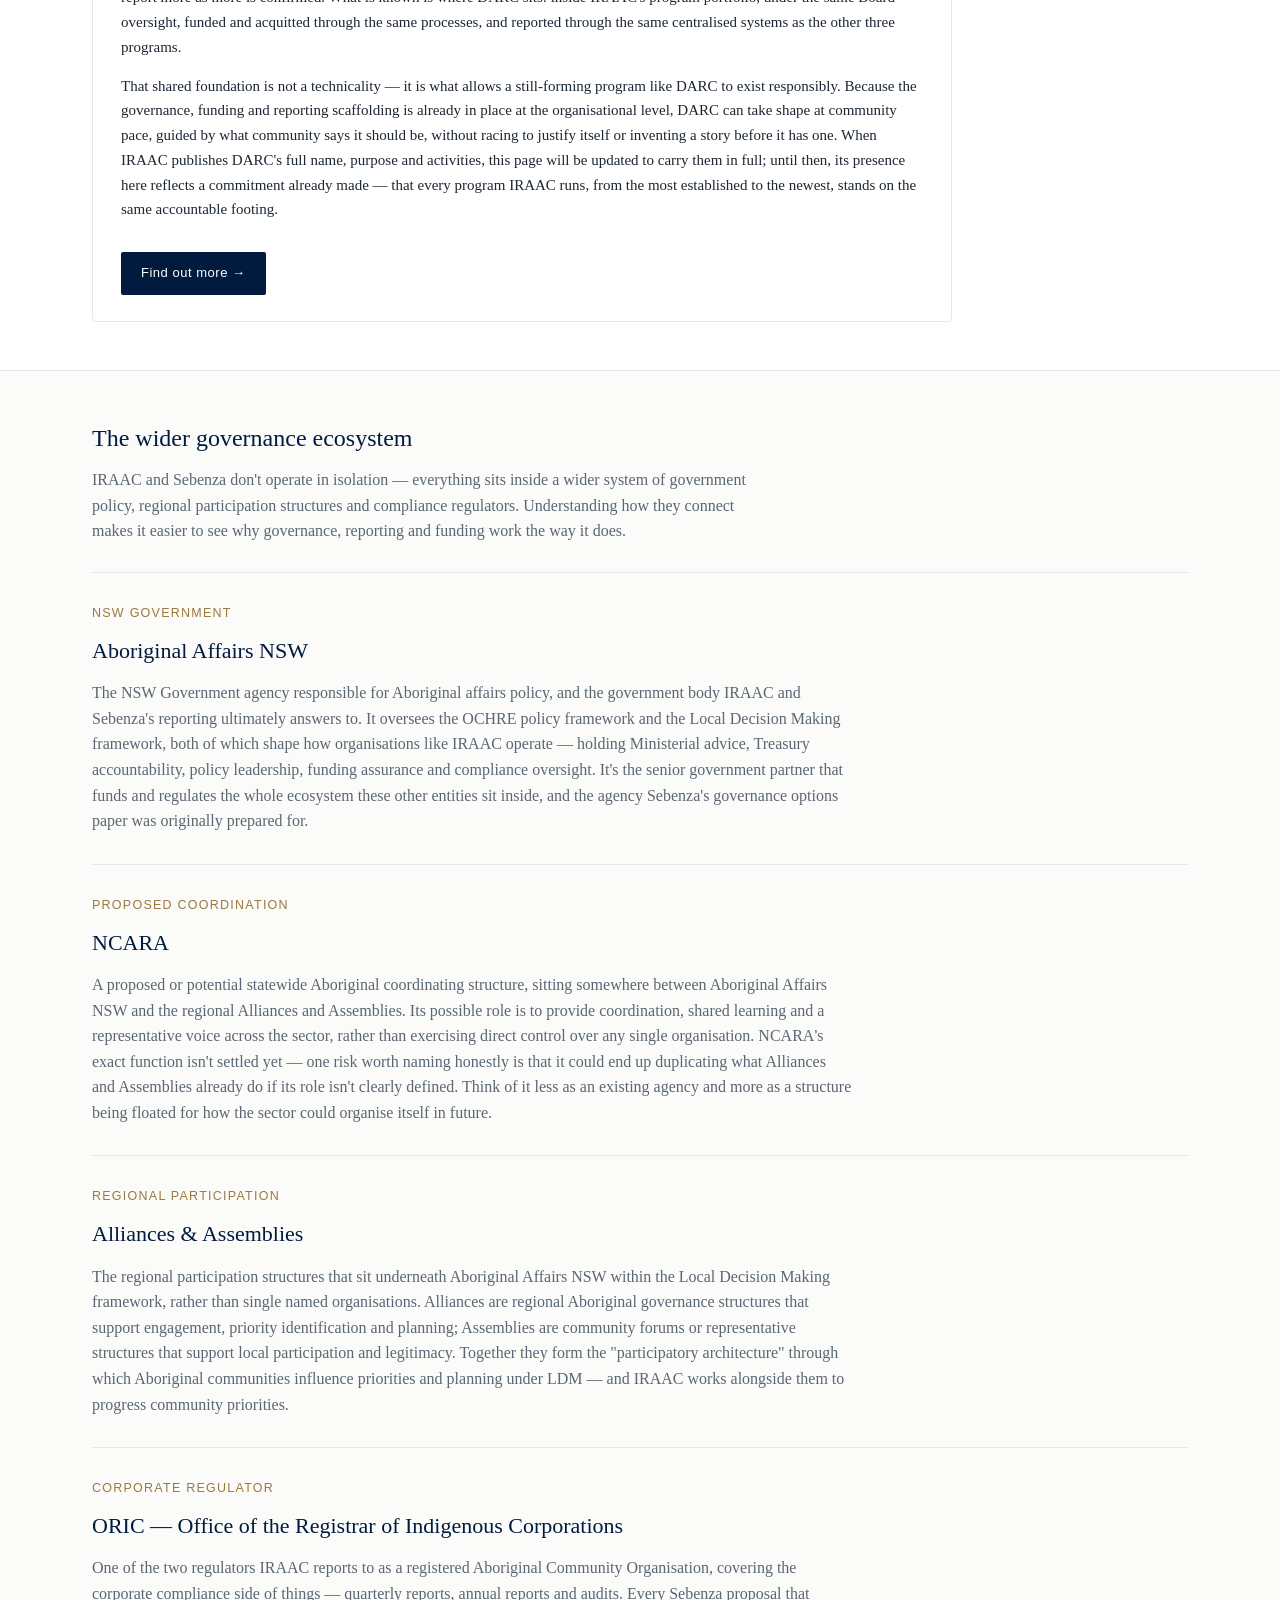
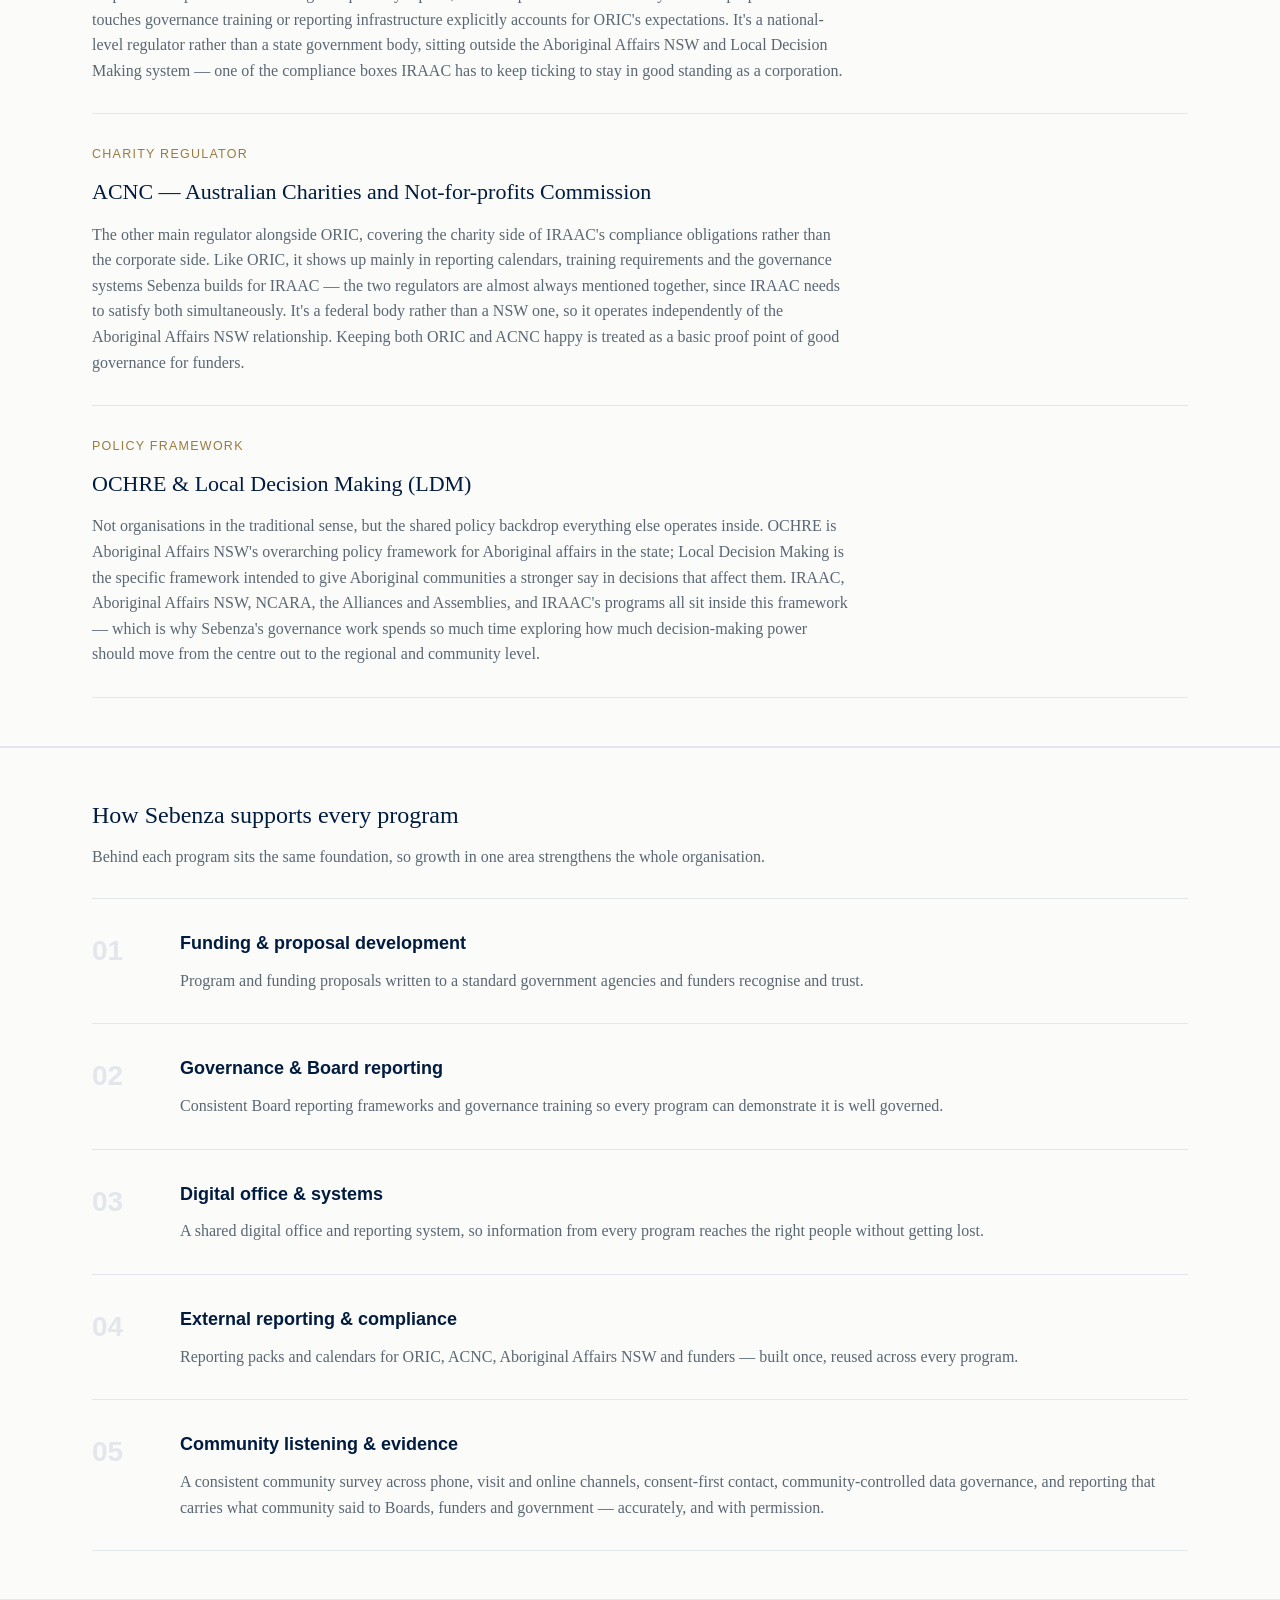
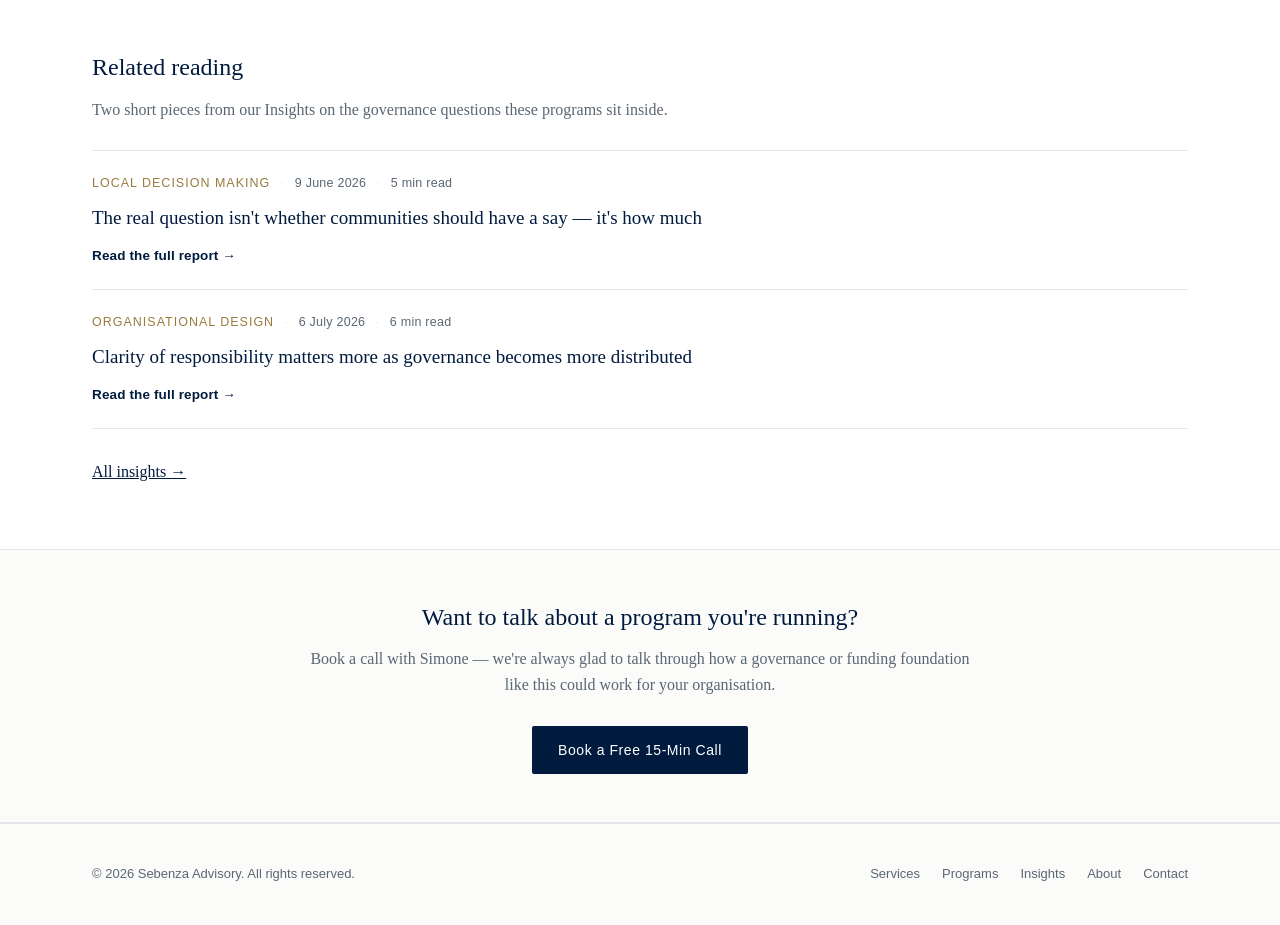
<file: programs.html>
<!DOCTYPE html>
<html lang="en">
<head>
<meta charset="UTF-8">
<meta name="viewport" content="width=device-width, initial-scale=1.0">
<title>Programs — Sebenza Advisory</title>
<meta name="description" content="Sebenza Advisory partners with IRAAC to deliver community programs including MCC, YouthScape, The Crew and DARC — and works across the wider NSW Aboriginal governance ecosystem, including Aboriginal Affairs NSW, NCARA, ORIC, ACNC, Alliances and Assemblies, and the OCHRE and Local Decision Making frameworks.">
<link rel="icon" href="/assets/favicon.png">
<link rel="stylesheet" href="/assets/style.css">
<script src="/assets/site.js" defer></script>
</head>
<body>

<div class="top-bar">
  <div class="wrap">
    <p>We help Aboriginal organisations strengthen governance, funding &amp; reporting — talk to <strong>Simone O'Dowd</strong>, free for 15 minutes.</p>
    <a class="btn-mini" href="https://calendly.com/sebenza-advisory/consultation" target="_blank" rel="noopener">Book a Free Call →</a>
  </div>
</div>

<header class="site">
  <div class="wrap">
    <a class="brand" href="/">
      <img src="/assets/logo-header.png" alt="Sebenza Advisory">
    </a>
    <nav class="primary">
      <ul>
        <li><a href="/">Home</a></li>
        <li><a href="/approach.html">Services</a></li>
        <li><a href="/programs.html" class="active">Programs</a></li>
        <li><a href="/insights.html">Insights</a></li>
        <li><a href="/about.html">About</a></li>
        <li><a href="/contact.html">Contact</a></li>
      </ul>
    </nav>
    <a class="btn primary" href="https://calendly.com/sebenza-advisory/consultation" target="_blank" rel="noopener" style="padding:11px 22px;font-size:12.5px;white-space:nowrap;">Book Your Free Consultation</a>
    <button class="nav-toggle" aria-label="Menu" aria-expanded="false"><span></span><span></span><span></span></button>
  </div>
</header>

<section class="hero page-hero">
  <div class="wrap">
    <p class="eyebrow">Programs</p>
    <h1>Working lockstep with community and government.</h1>
    <p class="lede">Sebenza doesn't just advise from the outside. We build the governance, funding and reporting foundations that let community-led programs run — and prove their impact to the government agencies that fund them.</p>
  <a class="btn primary" href="https://calendly.com/sebenza-advisory/consultation" target="_blank" rel="noopener" style="margin-top:8px;">Book a Free 15-Min Call</a>
  </div></section>

<section>
  <div class="wrap">
    <div class="iraac-intro">
      <h3>Who is IRAAC?</h3>
      <p>IRAAC is the Aboriginal Community Organisation at the centre of this body of work, and the client Sebenza's IRAAC-facing proposals are built for. It operates under the NSW Local Decision Making framework and is led by a Board, with Geoff Maher as Chairperson and Maria Maher as Secretary. IRAAC runs four community programs — MCC, YouthScape, The Crew and DARC — and is investing in its own governance, reporting and administrative systems so it can demonstrate to funders and regulators that it is well run.</p>
      <p style="margin-top:14px;">A big part of IRAAC's ambition reaches beyond its own operations: it wants to eventually support other Aboriginal Community Organisations the same way, sharing the systems and training it builds for itself. That ambition is still taking shape — IRAAC is a young, still-forming organisation, and much of its own public-facing story is still being written.</p>
      <p style="margin-top:14px;font-size:14px;color:#a9bccf;font-style:italic;">[Prototype note for Simone, to confirm before this goes to the developer: IRAAC's registered legal name, ABN/ICN and current ORIC/ACNC registration status; its operating region or LGA (not yet stated in any source reviewed — please don't assume Illawarra without checking); and up-to-date program details for YouthScape, The Crew and DARC, none of which have public information available yet.]</p>
    </div>

    <h2 class="section-title">Programs we support</h2>
    <p class="section-intro">Each program below is delivered by IRAAC and backed by the governance, funding and reporting systems Sebenza builds alongside it.</p>

    <div class="program-list">

      <div class="program-card program-detail">
        <span class="tag">Governance capability</span>
        <h3>MCC — Mob and Country Connections</h3>
        <p>MCC is IRAAC's flagship capability program, and in many ways it is the clearest expression of what the whole body of work is for. Having invested in its own governance, administrative and reporting systems — Board reporting frameworks, compliance calendars for ORIC and ACNC, a shared digital office, and hands-on training for staff — IRAAC's next step is to share that same foundation with other Aboriginal Community Organisations. MCC is the vehicle for doing that: an Aboriginal-led, peer-to-peer capability initiative in which the systems and training IRAAC built for itself become a resource for the wider sector, carried between organisations by people who have actually lived the work rather than delivered as an external consulting product.</p>
        <p>What makes MCC different from a conventional capability program is how support is offered. It is only ever given at the invitation of the organisation receiving it — relationship comes first, and no organisation is audited, assessed or "fixed" from the outside. That invitation-based model reflects a simple observation from the sector: capability support imposed from above rarely sticks, while support asked for by a Board or a coordinator who trusts the people offering it tends to be adopted and kept. In practical terms, an invited organisation might work alongside IRAAC on its Board reporting, its funding acquittals, its policies and procedures, or its digital office setup, using templates and training that are already proven in daily use.</p>
        <p>MCC also carries a deliberate research question inside it: does peer-to-peer capability building genuinely improve governance outcomes across the sector? Because every engagement runs on the same reporting backbone Sebenza maintains with IRAAC, the program can honestly track what was delivered, what changed, and what funders and regulators saw at the other end. If the model works, MCC becomes the template for IRAAC's larger ambition — operating as a capability hub for smaller Aboriginal organisations across NSW, with evidence behind it rather than good intentions alone.</p>
        <a class="btn primary find-out-more" href="/programs/mcc.html">Find out more →</a>
      </div>

      <div class="program-card program-detail">
        <span class="tag">Youth</span>
        <h3>YouthScape</h3>
        <p>YouthScape is IRAAC's program for young people in community, built around connection to culture, opportunity and support. It sits inside the same architecture as everything else IRAAC runs: community voice shapes what the program does, delivery happens through people and relationships the community already trusts, and the governance and reporting foundation underneath it means the program's story can be told credibly to Boards, funders and government. For a youth program in particular that foundation matters — funders rightly hold work with young people to a high standard of accountability, and YouthScape is being built so it can meet that standard from day one rather than retrofitting it later.</p>
        <p>YouthScape is an early-stage program, and this page deliberately doesn't overstate it. Its detailed activities, the young people it works with and its outcomes are still being documented in IRAAC's own materials, and as that documentation firms up this page will grow with it — real activities, real stories told with community consent, and real reported outcomes rather than generic youth-program language. What can be said now is how it will be run: designed with community rather than for it, backed by proper funding and acquittal processes, and reported through the same centralised systems as IRAAC's other programs so that what young people and families say they need is what Boards and funders actually see.</p>
        <a class="btn primary find-out-more" href="/programs/youthscape.html">Find out more →</a>
      </div>

      <div class="program-card program-detail">
        <span class="tag">Community</span>
        <h3>The Crew</h3>
        <p>The Crew is IRAAC's broader community-facing program, focused on building skills, connection and participation across the community rather than within a single age group or cohort. Where MCC works organisation-to-organisation and YouthScape works with young people, The Crew is the program through which community members more widely take part in — and benefit from — the work IRAAC is building. It runs through IRAAC and is supported end-to-end by the funding, reporting and administrative frameworks Sebenza maintains: proposals written to a standard funders trust, delivery tracked consistently, and outcomes reported through the same digital office as every other program.</p>
        <p>Like YouthScape, The Crew is still early in its public story, and the specific activities and people it supports are still being fleshed out in IRAAC's own materials — so this page describes the shape of the program honestly rather than dressing it up with invented detail. The shape itself is worth describing, though, because it's the point: a community program whose priorities come from what community members actually said they need, whose delivery is carried by trusted local people, and whose results are captured well enough that continued funding is an evidence-based decision rather than an act of faith. As The Crew's activities are documented, this section will carry the specifics.</p>
        <a class="btn primary find-out-more" href="/programs/the-crew.html">Find out more →</a>
      </div>

      <div class="program-card program-detail">
        <span class="tag">Community</span>
        <h3>DARC</h3>
        <p>DARC is the fourth of IRAAC's programs, working alongside MCC, YouthScape and The Crew to support community outcomes. It is the program with the least public documentation so far — including its full name, which IRAAC is yet to publish — and rather than paper over that, this page treats it the way good governance treats everything: say what is known, be clear about what isn't, and report more as more is confirmed. What is known is where DARC sits: inside IRAAC's program portfolio, under the same Board oversight, funded and acquitted through the same processes, and reported through the same centralised systems as the other three programs.</p>
        <p>That shared foundation is not a technicality — it is what allows a still-forming program like DARC to exist responsibly. Because the governance, funding and reporting scaffolding is already in place at the organisational level, DARC can take shape at community pace, guided by what community says it should be, without racing to justify itself or inventing a story before it has one. When IRAAC publishes DARC's full name, purpose and activities, this page will be updated to carry them in full; until then, its presence here reflects a commitment already made — that every program IRAAC runs, from the most established to the newest, stands on the same accountable footing.</p>
        <a class="btn primary find-out-more" href="/programs/darc.html">Find out more →</a>
      </div>

    </div>
  </div>
</section>

<section class="tinted">
  <div class="wrap">
    <h2 class="section-title">The wider governance ecosystem</h2>
    <p class="section-intro">IRAAC and Sebenza don't operate in isolation — everything sits inside a wider system of government policy, regional participation structures and compliance regulators. Understanding how they connect makes it easier to see why governance, reporting and funding work the way it does.</p>

    <div class="insight">
      <span class="tag">NSW Government</span>
      <h3>Aboriginal Affairs NSW</h3>
      <p>The NSW Government agency responsible for Aboriginal affairs policy, and the government body IRAAC and Sebenza's reporting ultimately answers to. It oversees the OCHRE policy framework and the Local Decision Making framework, both of which shape how organisations like IRAAC operate — holding Ministerial advice, Treasury accountability, policy leadership, funding assurance and compliance oversight. It's the senior government partner that funds and regulates the whole ecosystem these other entities sit inside, and the agency Sebenza's governance options paper was originally prepared for.</p>
    </div>

    <div class="insight">
      <span class="tag">Proposed coordination</span>
      <h3>NCARA</h3>
      <p>A proposed or potential statewide Aboriginal coordinating structure, sitting somewhere between Aboriginal Affairs NSW and the regional Alliances and Assemblies. Its possible role is to provide coordination, shared learning and a representative voice across the sector, rather than exercising direct control over any single organisation. NCARA's exact function isn't settled yet — one risk worth naming honestly is that it could end up duplicating what Alliances and Assemblies already do if its role isn't clearly defined. Think of it less as an existing agency and more as a structure being floated for how the sector could organise itself in future.</p>
    </div>

    <div class="insight">
      <span class="tag">Regional participation</span>
      <h3>Alliances & Assemblies</h3>
      <p>The regional participation structures that sit underneath Aboriginal Affairs NSW within the Local Decision Making framework, rather than single named organisations. Alliances are regional Aboriginal governance structures that support engagement, priority identification and planning; Assemblies are community forums or representative structures that support local participation and legitimacy. Together they form the "participatory architecture" through which Aboriginal communities influence priorities and planning under LDM — and IRAAC works alongside them to progress community priorities.</p>
    </div>

    <div class="insight">
      <span class="tag">Corporate regulator</span>
      <h3>ORIC — Office of the Registrar of Indigenous Corporations</h3>
      <p>One of the two regulators IRAAC reports to as a registered Aboriginal Community Organisation, covering the corporate compliance side of things — quarterly reports, annual reports and audits. Every Sebenza proposal that touches governance training or reporting infrastructure explicitly accounts for ORIC's expectations. It's a national-level regulator rather than a state government body, sitting outside the Aboriginal Affairs NSW and Local Decision Making system — one of the compliance boxes IRAAC has to keep ticking to stay in good standing as a corporation.</p>
    </div>

    <div class="insight">
      <span class="tag">Charity regulator</span>
      <h3>ACNC — Australian Charities and Not-for-profits Commission</h3>
      <p>The other main regulator alongside ORIC, covering the charity side of IRAAC's compliance obligations rather than the corporate side. Like ORIC, it shows up mainly in reporting calendars, training requirements and the governance systems Sebenza builds for IRAAC — the two regulators are almost always mentioned together, since IRAAC needs to satisfy both simultaneously. It's a federal body rather than a NSW one, so it operates independently of the Aboriginal Affairs NSW relationship. Keeping both ORIC and ACNC happy is treated as a basic proof point of good governance for funders.</p>
    </div>

    <div class="insight">
      <span class="tag">Policy framework</span>
      <h3>OCHRE & Local Decision Making (LDM)</h3>
      <p>Not organisations in the traditional sense, but the shared policy backdrop everything else operates inside. OCHRE is Aboriginal Affairs NSW's overarching policy framework for Aboriginal affairs in the state; Local Decision Making is the specific framework intended to give Aboriginal communities a stronger say in decisions that affect them. IRAAC, Aboriginal Affairs NSW, NCARA, the Alliances and Assemblies, and IRAAC's programs all sit inside this framework — which is why Sebenza's governance work spends so much time exploring how much decision-making power should move from the centre out to the regional and community level.</p>
    </div>
  </div>
</section>

<section class="tinted">
  <div class="wrap">
    <h2 class="section-title">How Sebenza supports every program</h2>
    <p class="section-intro">Behind each program sits the same foundation, so growth in one area strengthens the whole organisation.</p>
    <div class="steps">
      <div class="step">
        <span class="step-num">01</span>
        <div>
          <h3>Funding & proposal development</h3>
          <p>Program and funding proposals written to a standard government agencies and funders recognise and trust.</p>
        </div>
      </div>
      <div class="step">
        <span class="step-num">02</span>
        <div>
          <h3>Governance & Board reporting</h3>
          <p>Consistent Board reporting frameworks and governance training so every program can demonstrate it is well governed.</p>
        </div>
      </div>
      <div class="step">
        <span class="step-num">03</span>
        <div>
          <h3>Digital office & systems</h3>
          <p>A shared digital office and reporting system, so information from every program reaches the right people without getting lost.</p>
        </div>
      </div>
      <div class="step">
        <span class="step-num">04</span>
        <div>
          <h3>External reporting & compliance</h3>
          <p>Reporting packs and calendars for ORIC, ACNC, Aboriginal Affairs NSW and funders — built once, reused across every program.</p>
        </div>
      </div>
      <div class="step">
        <span class="step-num">05</span>
        <div>
          <h3>Community listening &amp; evidence</h3>
          <p>A consistent community survey across phone, visit and online channels, consent-first contact, community-controlled data governance, and reporting that carries what community said to Boards, funders and government — accurately, and with permission.</p>
        </div>
      </div>
    </div>
  </div>
</section>

<section>
  <div class="wrap">
    <h2 class="section-title">Related reading</h2>
    <p class="section-intro">Two short pieces from our Insights on the governance questions these programs sit inside.</p>
    <div class="insight-list">

      <a class="insight-card" href="/insights/local-decision-making.html">
        <div class="insight-meta"><span class="tag" style="margin:0;">Local Decision Making</span><span class="dot">·</span><span class="date">9 June 2026</span><span class="dot">·</span><span class="date">5 min read</span></div>
        <h3>The real question isn't whether communities should have a say — it's how much</h3>
        <span class="read-more">Read the full report →</span>
      </a>

      <a class="insight-card" href="/insights/organisational-design.html">
        <div class="insight-meta"><span class="tag" style="margin:0;">Organisational design</span><span class="dot">·</span><span class="date">6 July 2026</span><span class="dot">·</span><span class="date">6 min read</span></div>
        <h3>Clarity of responsibility matters more as governance becomes more distributed</h3>
        <span class="read-more">Read the full report →</span>
      </a>

    </div>
    <p style="margin-top:30px;"><a href="/insights.html">All insights →</a></p>
  </div>
</section>

<section class="tinted" style="text-align:center;">
  <div class="wrap">
    <h2 class="section-title">Want to talk about a program you're running?</h2>
    <p class="section-intro" style="margin-left:auto;margin-right:auto;">Book a call with Simone — we're always glad to talk through how a governance or funding foundation like this could work for your organisation.</p>
    <a class="btn primary" href="https://calendly.com/sebenza-advisory/consultation" target="_blank" rel="noopener">Book a Free 15-Min Call</a>
  </div>
</section>

<footer class="site">
  <div class="wrap">
    <p>© 2026 Sebenza Advisory. All rights reserved.</p>
    <nav>
      <ul>
        <li><a href="/approach.html">Services</a></li>
        <li><a href="/programs.html">Programs</a></li>
        <li><a href="/insights.html">Insights</a></li>
        <li><a href="/about.html">About</a></li>
        <li><a href="/contact.html">Contact</a></li>
      </ul>
    </nav>
  </div>
</footer>

</body>
</html>
</file>
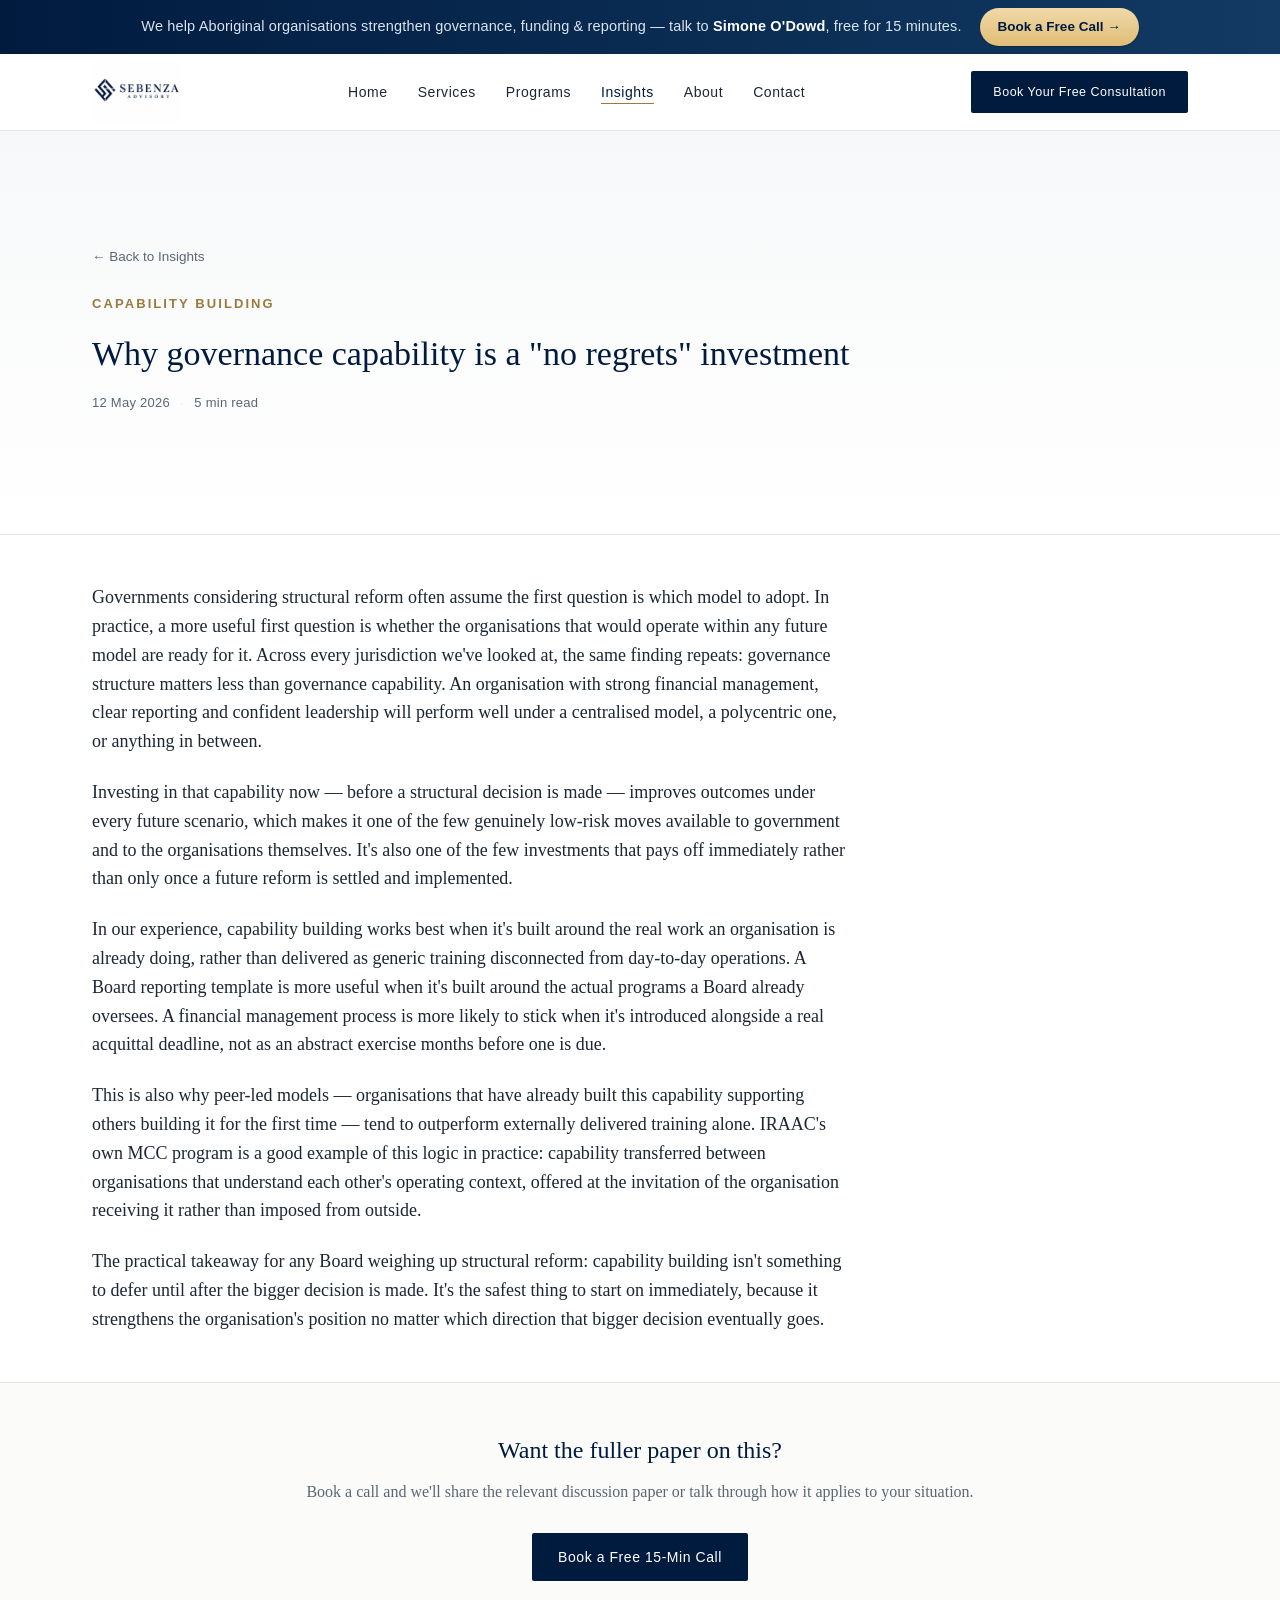
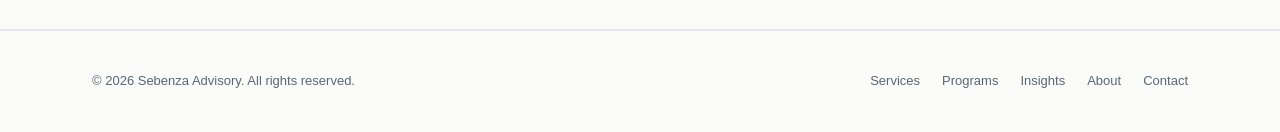
<file: insights/capability-building.html>
<!DOCTYPE html>
<html lang="en">
<head>
<meta charset="UTF-8">
<meta name="viewport" content="width=device-width, initial-scale=1.0">
<title>Why governance capability is a "no regrets" investment — Sebenza Advisory</title>
<meta name="description" content="Why investing in governance capability now improves outcomes regardless of which structural model an organisation eventually adopts.">
<link rel="icon" href="/assets/favicon.png">
<link rel="stylesheet" href="/assets/style.css">
<script src="/assets/site.js" defer></script>
</head>
<body>

<div class="top-bar">
  <div class="wrap">
    <p>We help Aboriginal organisations strengthen governance, funding &amp; reporting — talk to <strong>Simone O'Dowd</strong>, free for 15 minutes.</p>
    <a class="btn-mini" href="https://calendly.com/sebenza-advisory/consultation" target="_blank" rel="noopener">Book a Free Call →</a>
  </div>
</div>

<header class="site">
  <div class="wrap">
    <a class="brand" href="/">
      <img src="/assets/logo-header.png" alt="Sebenza Advisory">
    </a>
    <nav class="primary">
      <ul>
        <li><a href="/">Home</a></li>
        <li><a href="/approach.html">Services</a></li>
        <li><a href="/programs.html">Programs</a></li>
        <li><a href="/insights.html" class="active">Insights</a></li>
        <li><a href="/about.html">About</a></li>
        <li><a href="/contact.html">Contact</a></li>
      </ul>
    </nav>
    <a class="btn primary" href="https://calendly.com/sebenza-advisory/consultation" target="_blank" rel="noopener" style="padding:11px 22px;font-size:12.5px;white-space:nowrap;">Book Your Free Consultation</a>
    <button class="nav-toggle" aria-label="Menu" aria-expanded="false"><span></span><span></span><span></span></button>
  </div>
</header>

<section class="hero page-hero">
  <div class="wrap">
    <a class="back-link" href="/insights.html">← Back to Insights</a>
    <p class="eyebrow">Capability building</p>
    <h1>Why governance capability is a "no regrets" investment</h1>
    <div class="article-meta"><span class="date">12 May 2026</span><span class="dot">·</span><span class="read-time">5 min read</span></div>
  </div></section>

<section>
  <div class="wrap">
    <div class="article-body">
      <p>Governments considering structural reform often assume the first question is which model to adopt. In practice, a more useful first question is whether the organisations that would operate within any future model are ready for it. Across every jurisdiction we've looked at, the same finding repeats: governance structure matters less than governance capability. An organisation with strong financial management, clear reporting and confident leadership will perform well under a centralised model, a polycentric one, or anything in between.</p>
      <p>Investing in that capability now — before a structural decision is made — improves outcomes under every future scenario, which makes it one of the few genuinely low-risk moves available to government and to the organisations themselves. It's also one of the few investments that pays off immediately rather than only once a future reform is settled and implemented.</p>
      <p>In our experience, capability building works best when it's built around the real work an organisation is already doing, rather than delivered as generic training disconnected from day-to-day operations. A Board reporting template is more useful when it's built around the actual programs a Board already oversees. A financial management process is more likely to stick when it's introduced alongside a real acquittal deadline, not as an abstract exercise months before one is due.</p>
      <p>This is also why peer-led models — organisations that have already built this capability supporting others building it for the first time — tend to outperform externally delivered training alone. IRAAC's own MCC program is a good example of this logic in practice: capability transferred between organisations that understand each other's operating context, offered at the invitation of the organisation receiving it rather than imposed from outside.</p>
      <p>The practical takeaway for any Board weighing up structural reform: capability building isn't something to defer until after the bigger decision is made. It's the safest thing to start on immediately, because it strengthens the organisation's position no matter which direction that bigger decision eventually goes.</p>
    </div>
  </div>
</section>

<section class="tinted" style="text-align:center;">
  <div class="wrap">
    <h2 class="section-title">Want the fuller paper on this?</h2>
    <p class="section-intro" style="margin-left:auto;margin-right:auto;">Book a call and we'll share the relevant discussion paper or talk through how it applies to your situation.</p>
    <a class="btn primary" href="https://calendly.com/sebenza-advisory/consultation" target="_blank" rel="noopener">Book a Free 15-Min Call</a>
  </div>
</section>

<footer class="site">
  <div class="wrap">
    <p>© 2026 Sebenza Advisory. All rights reserved.</p>
    <nav>
      <ul>
        <li><a href="/approach.html">Services</a></li>
        <li><a href="/programs.html">Programs</a></li>
        <li><a href="/insights.html">Insights</a></li>
        <li><a href="/about.html">About</a></li>
        <li><a href="/contact.html">Contact</a></li>
      </ul>
    </nav>
  </div>
</footer>

</body>
</html>
</file>
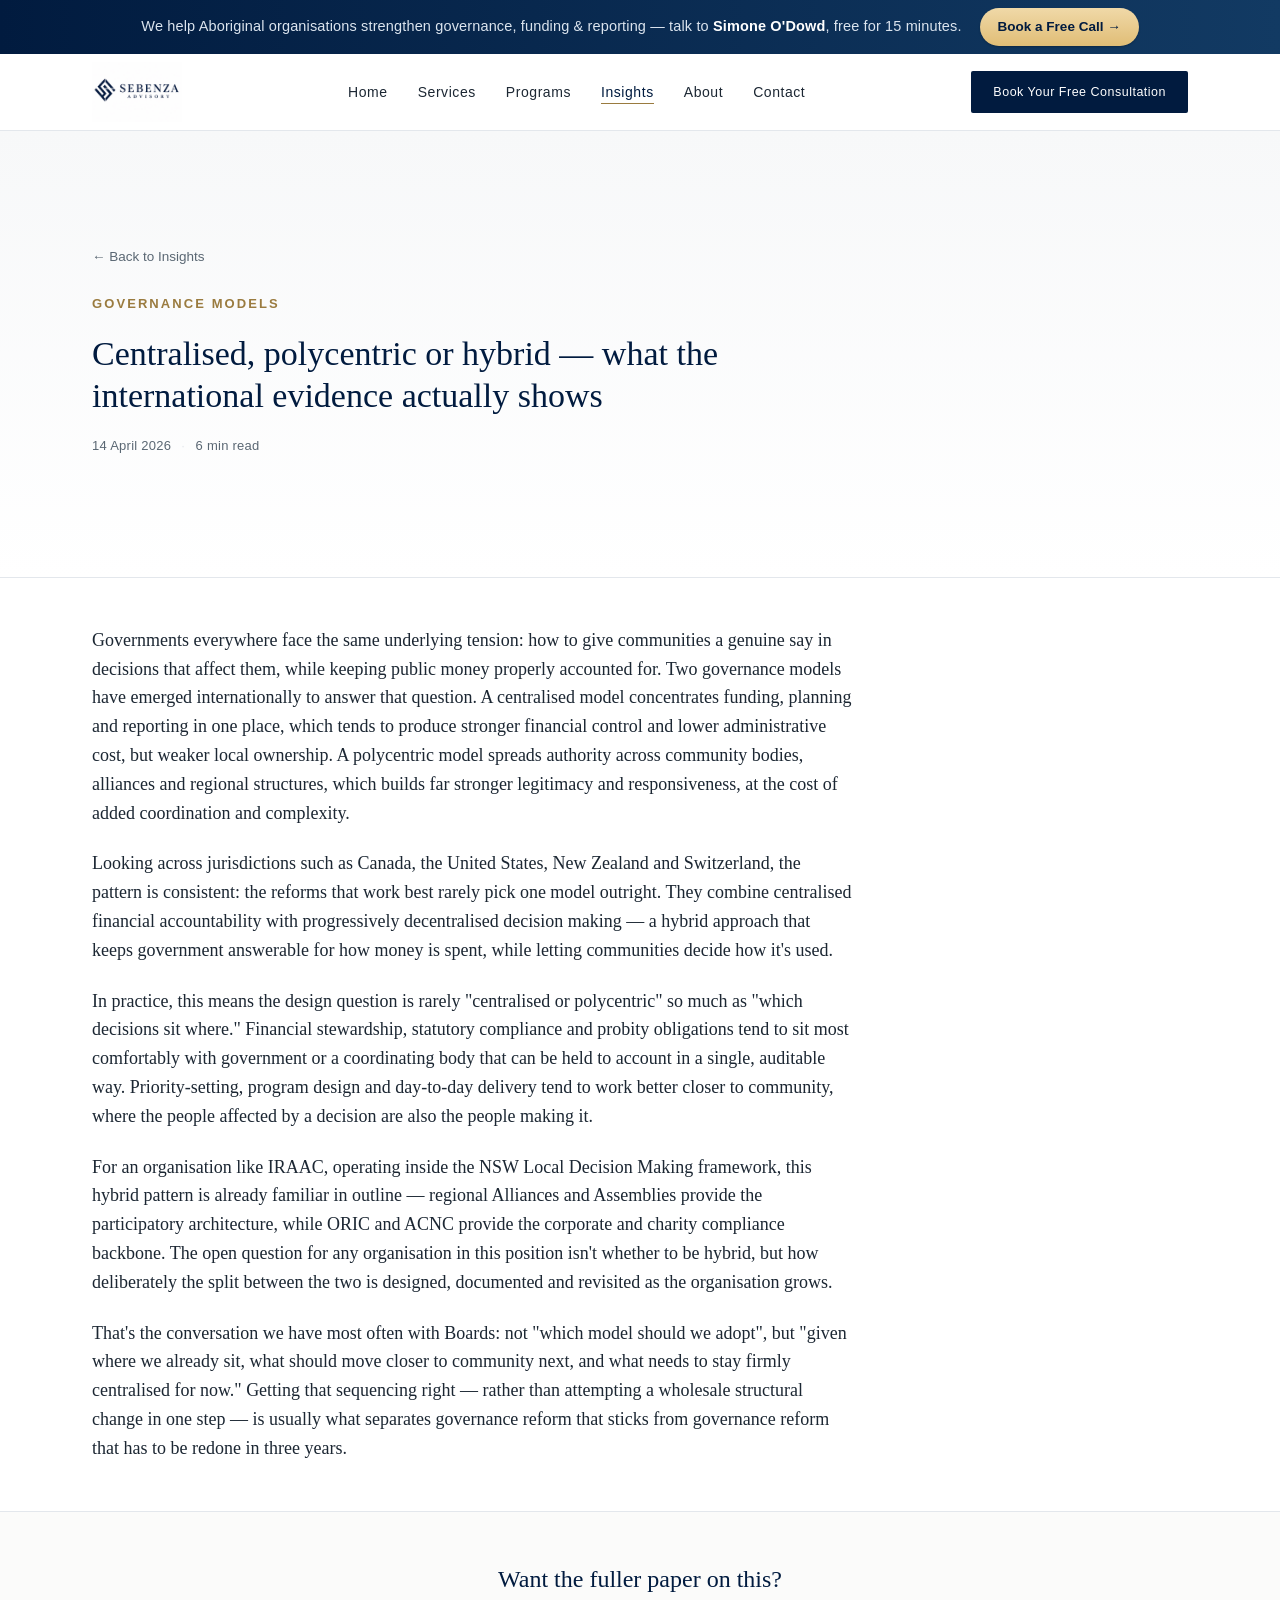
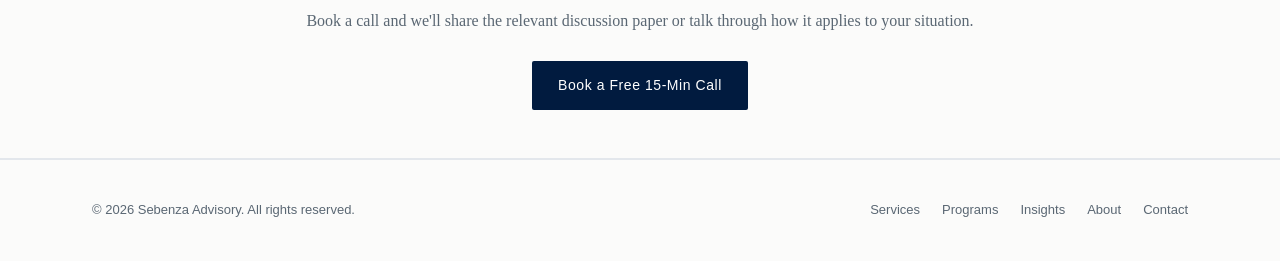
<file: insights/governance-models.html>
<!DOCTYPE html>
<html lang="en">
<head>
<meta charset="UTF-8">
<meta name="viewport" content="width=device-width, initial-scale=1.0">
<title>Centralised, polycentric or hybrid — what the international evidence actually shows — Sebenza Advisory</title>
<meta name="description" content="A look at centralised, polycentric and hybrid governance models, and why the reforms that work best usually combine elements of each.">
<link rel="icon" href="/assets/favicon.png">
<link rel="stylesheet" href="/assets/style.css">
<script src="/assets/site.js" defer></script>
</head>
<body>

<div class="top-bar">
  <div class="wrap">
    <p>We help Aboriginal organisations strengthen governance, funding &amp; reporting — talk to <strong>Simone O'Dowd</strong>, free for 15 minutes.</p>
    <a class="btn-mini" href="https://calendly.com/sebenza-advisory/consultation" target="_blank" rel="noopener">Book a Free Call →</a>
  </div>
</div>

<header class="site">
  <div class="wrap">
    <a class="brand" href="/">
      <img src="/assets/logo-header.png" alt="Sebenza Advisory">
    </a>
    <nav class="primary">
      <ul>
        <li><a href="/">Home</a></li>
        <li><a href="/approach.html">Services</a></li>
        <li><a href="/programs.html">Programs</a></li>
        <li><a href="/insights.html" class="active">Insights</a></li>
        <li><a href="/about.html">About</a></li>
        <li><a href="/contact.html">Contact</a></li>
      </ul>
    </nav>
    <a class="btn primary" href="https://calendly.com/sebenza-advisory/consultation" target="_blank" rel="noopener" style="padding:11px 22px;font-size:12.5px;white-space:nowrap;">Book Your Free Consultation</a>
    <button class="nav-toggle" aria-label="Menu" aria-expanded="false"><span></span><span></span><span></span></button>
  </div>
</header>

<section class="hero page-hero">
  <div class="wrap">
    <a class="back-link" href="/insights.html">← Back to Insights</a>
    <p class="eyebrow">Governance models</p>
    <h1>Centralised, polycentric or hybrid — what the international evidence actually shows</h1>
    <div class="article-meta"><span class="date">14 April 2026</span><span class="dot">·</span><span class="read-time">6 min read</span></div>
  </div></section>

<section>
  <div class="wrap">
    <div class="article-body">
      <p>Governments everywhere face the same underlying tension: how to give communities a genuine say in decisions that affect them, while keeping public money properly accounted for. Two governance models have emerged internationally to answer that question. A centralised model concentrates funding, planning and reporting in one place, which tends to produce stronger financial control and lower administrative cost, but weaker local ownership. A polycentric model spreads authority across community bodies, alliances and regional structures, which builds far stronger legitimacy and responsiveness, at the cost of added coordination and complexity.</p>
      <p>Looking across jurisdictions such as Canada, the United States, New Zealand and Switzerland, the pattern is consistent: the reforms that work best rarely pick one model outright. They combine centralised financial accountability with progressively decentralised decision making — a hybrid approach that keeps government answerable for how money is spent, while letting communities decide how it's used.</p>
      <p>In practice, this means the design question is rarely "centralised or polycentric" so much as "which decisions sit where." Financial stewardship, statutory compliance and probity obligations tend to sit most comfortably with government or a coordinating body that can be held to account in a single, auditable way. Priority-setting, program design and day-to-day delivery tend to work better closer to community, where the people affected by a decision are also the people making it.</p>
      <p>For an organisation like IRAAC, operating inside the NSW Local Decision Making framework, this hybrid pattern is already familiar in outline — regional Alliances and Assemblies provide the participatory architecture, while ORIC and ACNC provide the corporate and charity compliance backbone. The open question for any organisation in this position isn't whether to be hybrid, but how deliberately the split between the two is designed, documented and revisited as the organisation grows.</p>
      <p>That's the conversation we have most often with Boards: not "which model should we adopt", but "given where we already sit, what should move closer to community next, and what needs to stay firmly centralised for now." Getting that sequencing right — rather than attempting a wholesale structural change in one step — is usually what separates governance reform that sticks from governance reform that has to be redone in three years.</p>
    </div>
  </div>
</section>

<section class="tinted" style="text-align:center;">
  <div class="wrap">
    <h2 class="section-title">Want the fuller paper on this?</h2>
    <p class="section-intro" style="margin-left:auto;margin-right:auto;">Book a call and we'll share the relevant discussion paper or talk through how it applies to your situation.</p>
    <a class="btn primary" href="https://calendly.com/sebenza-advisory/consultation" target="_blank" rel="noopener">Book a Free 15-Min Call</a>
  </div>
</section>

<footer class="site">
  <div class="wrap">
    <p>© 2026 Sebenza Advisory. All rights reserved.</p>
    <nav>
      <ul>
        <li><a href="/approach.html">Services</a></li>
        <li><a href="/programs.html">Programs</a></li>
        <li><a href="/insights.html">Insights</a></li>
        <li><a href="/about.html">About</a></li>
        <li><a href="/contact.html">Contact</a></li>
      </ul>
    </nav>
  </div>
</footer>

</body>
</html>
</file>
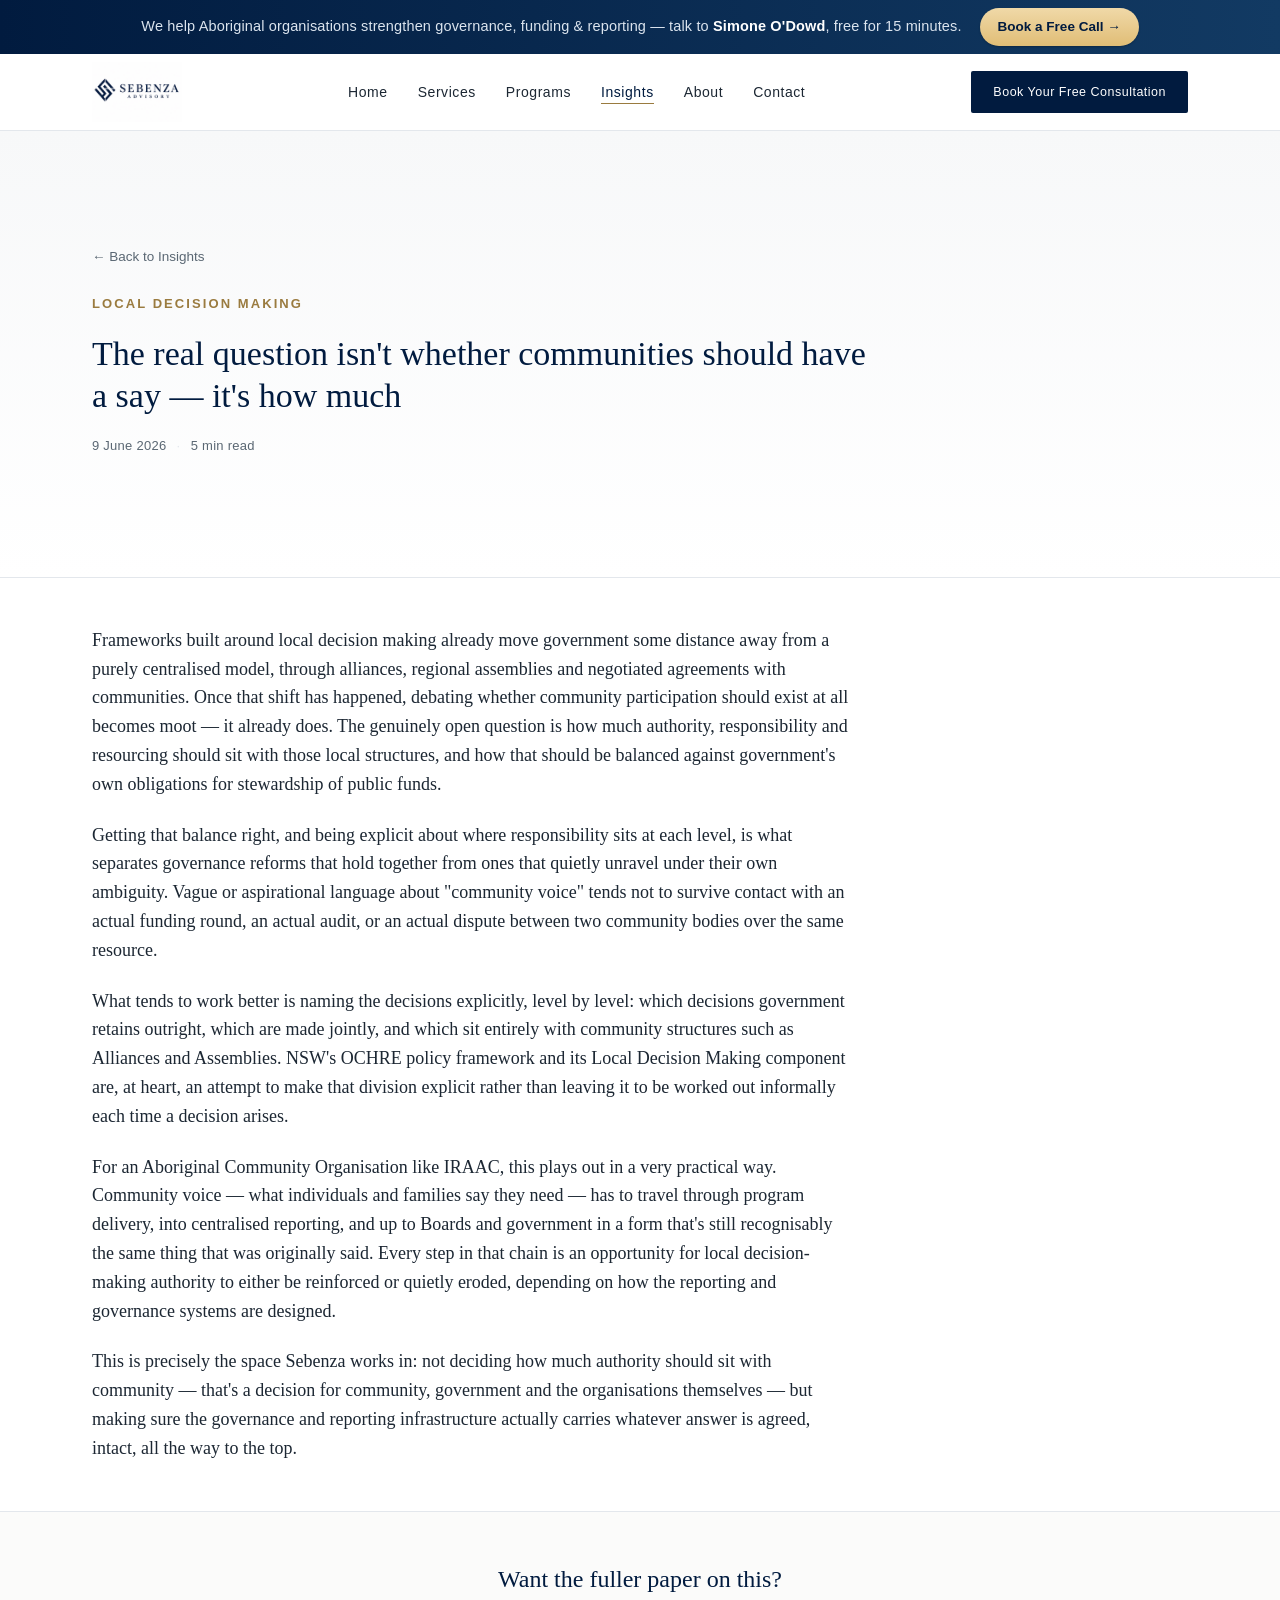
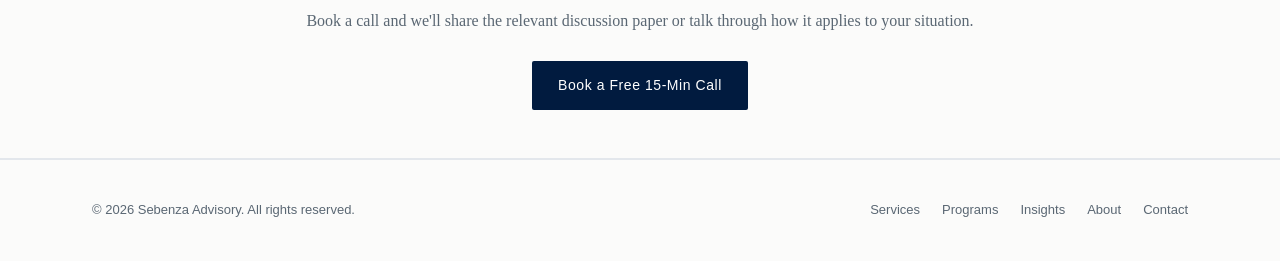
<file: insights/local-decision-making.html>
<!DOCTYPE html>
<html lang="en">
<head>
<meta charset="UTF-8">
<meta name="viewport" content="width=device-width, initial-scale=1.0">
<title>The real question isn't whether communities should have a say — it's how much — Sebenza Advisory</title>
<meta name="description" content="Once a Local Decision Making framework is in place, the open question shifts from whether communities participate to how much authority and resourcing sits with them.">
<link rel="icon" href="/assets/favicon.png">
<link rel="stylesheet" href="/assets/style.css">
<script src="/assets/site.js" defer></script>
</head>
<body>

<div class="top-bar">
  <div class="wrap">
    <p>We help Aboriginal organisations strengthen governance, funding &amp; reporting — talk to <strong>Simone O'Dowd</strong>, free for 15 minutes.</p>
    <a class="btn-mini" href="https://calendly.com/sebenza-advisory/consultation" target="_blank" rel="noopener">Book a Free Call →</a>
  </div>
</div>

<header class="site">
  <div class="wrap">
    <a class="brand" href="/">
      <img src="/assets/logo-header.png" alt="Sebenza Advisory">
    </a>
    <nav class="primary">
      <ul>
        <li><a href="/">Home</a></li>
        <li><a href="/approach.html">Services</a></li>
        <li><a href="/programs.html">Programs</a></li>
        <li><a href="/insights.html" class="active">Insights</a></li>
        <li><a href="/about.html">About</a></li>
        <li><a href="/contact.html">Contact</a></li>
      </ul>
    </nav>
    <a class="btn primary" href="https://calendly.com/sebenza-advisory/consultation" target="_blank" rel="noopener" style="padding:11px 22px;font-size:12.5px;white-space:nowrap;">Book Your Free Consultation</a>
    <button class="nav-toggle" aria-label="Menu" aria-expanded="false"><span></span><span></span><span></span></button>
  </div>
</header>

<section class="hero page-hero">
  <div class="wrap">
    <a class="back-link" href="/insights.html">← Back to Insights</a>
    <p class="eyebrow">Local Decision Making</p>
    <h1>The real question isn't whether communities should have a say — it's how much</h1>
    <div class="article-meta"><span class="date">9 June 2026</span><span class="dot">·</span><span class="read-time">5 min read</span></div>
  </div></section>

<section>
  <div class="wrap">
    <div class="article-body">
      <p>Frameworks built around local decision making already move government some distance away from a purely centralised model, through alliances, regional assemblies and negotiated agreements with communities. Once that shift has happened, debating whether community participation should exist at all becomes moot — it already does. The genuinely open question is how much authority, responsibility and resourcing should sit with those local structures, and how that should be balanced against government's own obligations for stewardship of public funds.</p>
      <p>Getting that balance right, and being explicit about where responsibility sits at each level, is what separates governance reforms that hold together from ones that quietly unravel under their own ambiguity. Vague or aspirational language about "community voice" tends not to survive contact with an actual funding round, an actual audit, or an actual dispute between two community bodies over the same resource.</p>
      <p>What tends to work better is naming the decisions explicitly, level by level: which decisions government retains outright, which are made jointly, and which sit entirely with community structures such as Alliances and Assemblies. NSW's OCHRE policy framework and its Local Decision Making component are, at heart, an attempt to make that division explicit rather than leaving it to be worked out informally each time a decision arises.</p>
      <p>For an Aboriginal Community Organisation like IRAAC, this plays out in a very practical way. Community voice — what individuals and families say they need — has to travel through program delivery, into centralised reporting, and up to Boards and government in a form that's still recognisably the same thing that was originally said. Every step in that chain is an opportunity for local decision-making authority to either be reinforced or quietly eroded, depending on how the reporting and governance systems are designed.</p>
      <p>This is precisely the space Sebenza works in: not deciding how much authority should sit with community — that's a decision for community, government and the organisations themselves — but making sure the governance and reporting infrastructure actually carries whatever answer is agreed, intact, all the way to the top.</p>
    </div>
  </div>
</section>

<section class="tinted" style="text-align:center;">
  <div class="wrap">
    <h2 class="section-title">Want the fuller paper on this?</h2>
    <p class="section-intro" style="margin-left:auto;margin-right:auto;">Book a call and we'll share the relevant discussion paper or talk through how it applies to your situation.</p>
    <a class="btn primary" href="https://calendly.com/sebenza-advisory/consultation" target="_blank" rel="noopener">Book a Free 15-Min Call</a>
  </div>
</section>

<footer class="site">
  <div class="wrap">
    <p>© 2026 Sebenza Advisory. All rights reserved.</p>
    <nav>
      <ul>
        <li><a href="/approach.html">Services</a></li>
        <li><a href="/programs.html">Programs</a></li>
        <li><a href="/insights.html">Insights</a></li>
        <li><a href="/about.html">About</a></li>
        <li><a href="/contact.html">Contact</a></li>
      </ul>
    </nav>
  </div>
</footer>

</body>
</html>
</file>
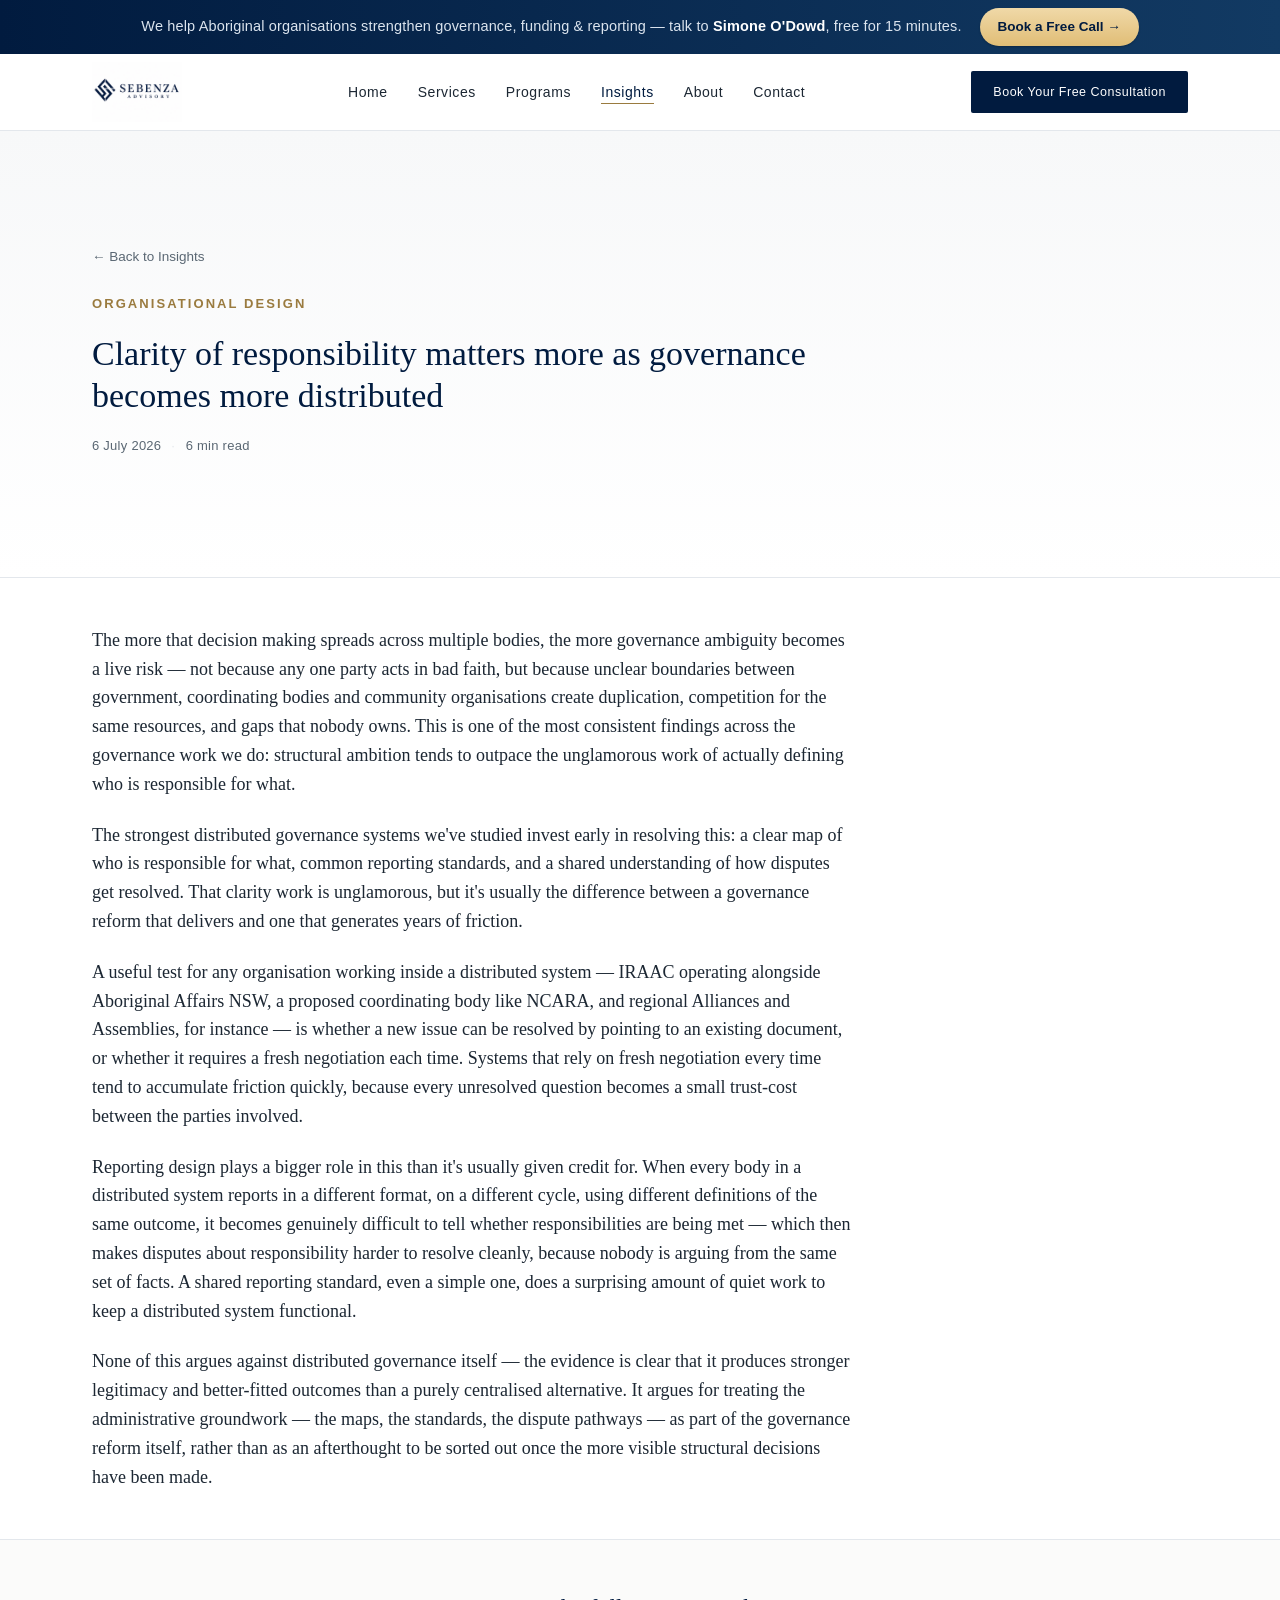
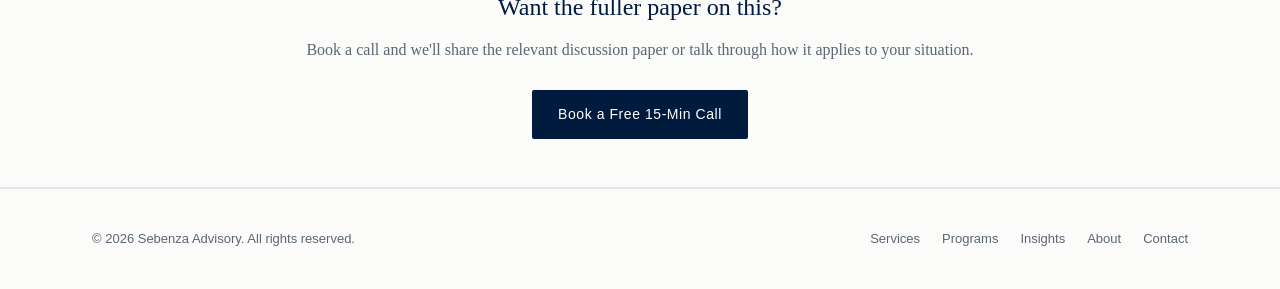
<file: insights/organisational-design.html>
<!DOCTYPE html>
<html lang="en">
<head>
<meta charset="UTF-8">
<meta name="viewport" content="width=device-width, initial-scale=1.0">
<title>Clarity of responsibility matters more as governance becomes more distributed — Sebenza Advisory</title>
<meta name="description" content="As decision-making spreads across more bodies, clear ownership of responsibilities becomes the difference between governance reform that delivers and reform that generates years of friction.">
<link rel="icon" href="/assets/favicon.png">
<link rel="stylesheet" href="/assets/style.css">
<script src="/assets/site.js" defer></script>
</head>
<body>

<div class="top-bar">
  <div class="wrap">
    <p>We help Aboriginal organisations strengthen governance, funding &amp; reporting — talk to <strong>Simone O'Dowd</strong>, free for 15 minutes.</p>
    <a class="btn-mini" href="https://calendly.com/sebenza-advisory/consultation" target="_blank" rel="noopener">Book a Free Call →</a>
  </div>
</div>

<header class="site">
  <div class="wrap">
    <a class="brand" href="/">
      <img src="/assets/logo-header.png" alt="Sebenza Advisory">
    </a>
    <nav class="primary">
      <ul>
        <li><a href="/">Home</a></li>
        <li><a href="/approach.html">Services</a></li>
        <li><a href="/programs.html">Programs</a></li>
        <li><a href="/insights.html" class="active">Insights</a></li>
        <li><a href="/about.html">About</a></li>
        <li><a href="/contact.html">Contact</a></li>
      </ul>
    </nav>
    <a class="btn primary" href="https://calendly.com/sebenza-advisory/consultation" target="_blank" rel="noopener" style="padding:11px 22px;font-size:12.5px;white-space:nowrap;">Book Your Free Consultation</a>
    <button class="nav-toggle" aria-label="Menu" aria-expanded="false"><span></span><span></span><span></span></button>
  </div>
</header>

<section class="hero page-hero">
  <div class="wrap">
    <a class="back-link" href="/insights.html">← Back to Insights</a>
    <p class="eyebrow">Organisational design</p>
    <h1>Clarity of responsibility matters more as governance becomes more distributed</h1>
    <div class="article-meta"><span class="date">6 July 2026</span><span class="dot">·</span><span class="read-time">6 min read</span></div>
  </div></section>

<section>
  <div class="wrap">
    <div class="article-body">
      <p>The more that decision making spreads across multiple bodies, the more governance ambiguity becomes a live risk — not because any one party acts in bad faith, but because unclear boundaries between government, coordinating bodies and community organisations create duplication, competition for the same resources, and gaps that nobody owns. This is one of the most consistent findings across the governance work we do: structural ambition tends to outpace the unglamorous work of actually defining who is responsible for what.</p>
      <p>The strongest distributed governance systems we've studied invest early in resolving this: a clear map of who is responsible for what, common reporting standards, and a shared understanding of how disputes get resolved. That clarity work is unglamorous, but it's usually the difference between a governance reform that delivers and one that generates years of friction.</p>
      <p>A useful test for any organisation working inside a distributed system — IRAAC operating alongside Aboriginal Affairs NSW, a proposed coordinating body like NCARA, and regional Alliances and Assemblies, for instance — is whether a new issue can be resolved by pointing to an existing document, or whether it requires a fresh negotiation each time. Systems that rely on fresh negotiation every time tend to accumulate friction quickly, because every unresolved question becomes a small trust-cost between the parties involved.</p>
      <p>Reporting design plays a bigger role in this than it's usually given credit for. When every body in a distributed system reports in a different format, on a different cycle, using different definitions of the same outcome, it becomes genuinely difficult to tell whether responsibilities are being met — which then makes disputes about responsibility harder to resolve cleanly, because nobody is arguing from the same set of facts. A shared reporting standard, even a simple one, does a surprising amount of quiet work to keep a distributed system functional.</p>
      <p>None of this argues against distributed governance itself — the evidence is clear that it produces stronger legitimacy and better-fitted outcomes than a purely centralised alternative. It argues for treating the administrative groundwork — the maps, the standards, the dispute pathways — as part of the governance reform itself, rather than as an afterthought to be sorted out once the more visible structural decisions have been made.</p>
    </div>
  </div>
</section>

<section class="tinted" style="text-align:center;">
  <div class="wrap">
    <h2 class="section-title">Want the fuller paper on this?</h2>
    <p class="section-intro" style="margin-left:auto;margin-right:auto;">Book a call and we'll share the relevant discussion paper or talk through how it applies to your situation.</p>
    <a class="btn primary" href="https://calendly.com/sebenza-advisory/consultation" target="_blank" rel="noopener">Book a Free 15-Min Call</a>
  </div>
</section>

<footer class="site">
  <div class="wrap">
    <p>© 2026 Sebenza Advisory. All rights reserved.</p>
    <nav>
      <ul>
        <li><a href="/approach.html">Services</a></li>
        <li><a href="/programs.html">Programs</a></li>
        <li><a href="/insights.html">Insights</a></li>
        <li><a href="/about.html">About</a></li>
        <li><a href="/contact.html">Contact</a></li>
      </ul>
    </nav>
  </div>
</footer>

</body>
</html>
</file>
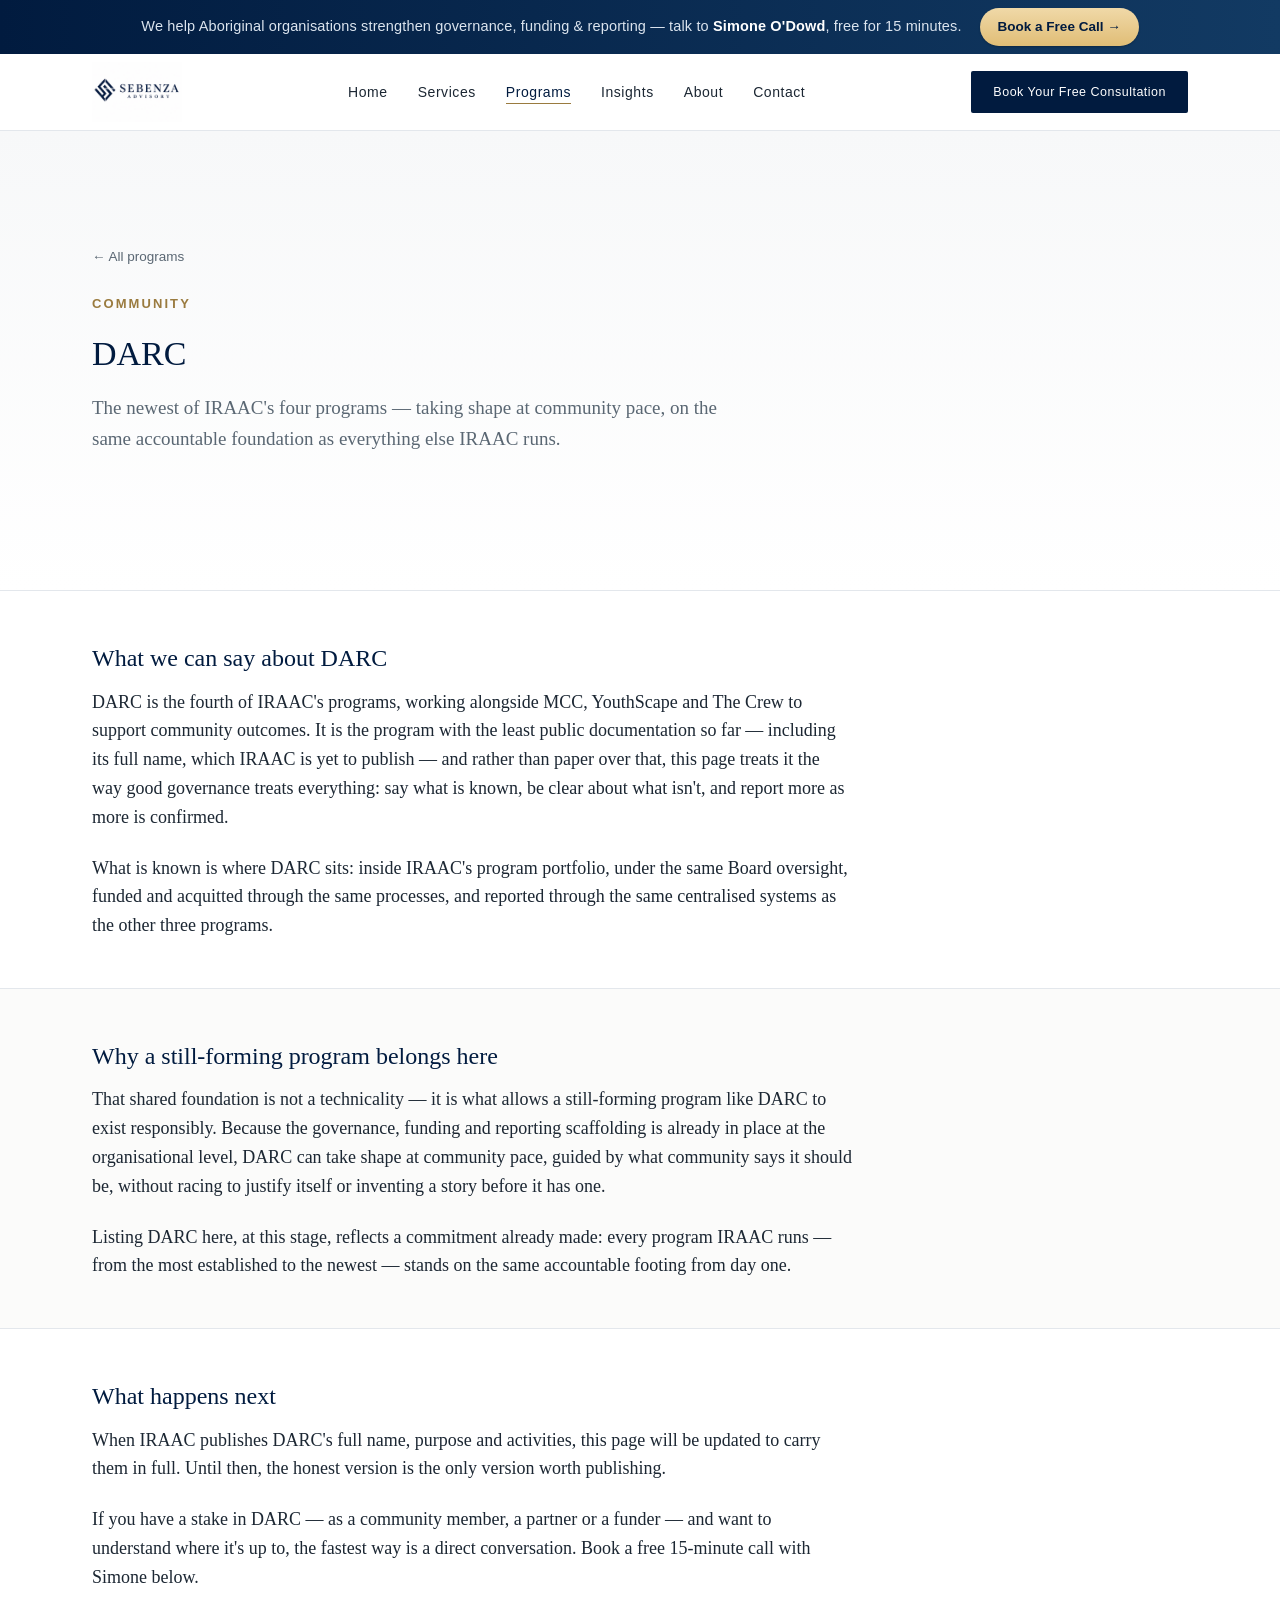
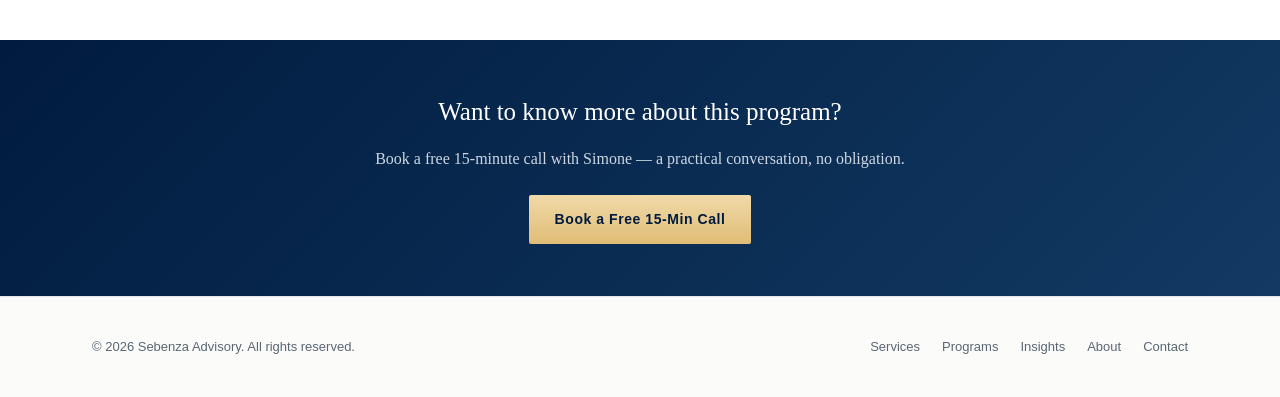
<file: programs/darc.html>
<!DOCTYPE html>
<html lang="en">
<head>
<meta charset="UTF-8">
<meta name="viewport" content="width=device-width, initial-scale=1.0">
<title>DARC — Sebenza Advisory</title>
<meta name="description" content="The newest of IRAAC's four programs — taking shape at community pace, on the same accountable foundation as everything else IRAAC runs.">
<link rel="icon" href="/assets/favicon.png">
<link rel="stylesheet" href="/assets/style.css">
<script src="/assets/site.js" defer></script>
</head>
<body>

<div class="top-bar">
  <div class="wrap">
    <p>We help Aboriginal organisations strengthen governance, funding &amp; reporting — talk to <strong>Simone O'Dowd</strong>, free for 15 minutes.</p>
    <a class="btn-mini" href="https://calendly.com/sebenza-advisory/consultation" target="_blank" rel="noopener">Book a Free Call →</a>
  </div>
</div>

<header class="site">
  <div class="wrap">
    <a class="brand" href="/">
      <img src="/assets/logo-header.png" alt="Sebenza Advisory">
    </a>
    <nav class="primary">
      <ul>
        <li><a href="/">Home</a></li>
        <li><a href="/approach.html">Services</a></li>
        <li><a href="/programs.html" class="active">Programs</a></li>
        <li><a href="/insights.html">Insights</a></li>
        <li><a href="/about.html">About</a></li>
        <li><a href="/contact.html">Contact</a></li>
      </ul>
    </nav>
    <a class="btn primary" href="https://calendly.com/sebenza-advisory/consultation" target="_blank" rel="noopener" style="padding:11px 22px;font-size:12.5px;white-space:nowrap;">Book Your Free Consultation</a>
    <button class="nav-toggle" aria-label="Menu" aria-expanded="false"><span></span><span></span><span></span></button>
  </div>
</header>

<section class="hero page-hero">
  <div class="wrap">
    <a class="back-link" href="/programs.html">← All programs</a>
    <p class="eyebrow">Community</p>
    <h1>DARC</h1>
    <p class="lede">The newest of IRAAC's four programs — taking shape at community pace, on the same accountable foundation as everything else IRAAC runs.</p>
  </div>
</section>
<section>
  <div class="wrap">
    <h2 class="section-title">What we can say about DARC</h2>
    <div class="article-body">
      <p>DARC is the fourth of IRAAC's programs, working alongside MCC, YouthScape and The Crew to support community outcomes. It is the program with the least public documentation so far — including its full name, which IRAAC is yet to publish — and rather than paper over that, this page treats it the way good governance treats everything: say what is known, be clear about what isn't, and report more as more is confirmed.</p>
      <p>What is known is where DARC sits: inside IRAAC's program portfolio, under the same Board oversight, funded and acquitted through the same processes, and reported through the same centralised systems as the other three programs.</p>
    </div>
  </div>
</section>
<section class="tinted">
  <div class="wrap">
    <h2 class="section-title">Why a still-forming program belongs here</h2>
    <div class="article-body">
      <p>That shared foundation is not a technicality — it is what allows a still-forming program like DARC to exist responsibly. Because the governance, funding and reporting scaffolding is already in place at the organisational level, DARC can take shape at community pace, guided by what community says it should be, without racing to justify itself or inventing a story before it has one.</p>
      <p>Listing DARC here, at this stage, reflects a commitment already made: every program IRAAC runs — from the most established to the newest — stands on the same accountable footing from day one.</p>
    </div>
  </div>
</section>
<section>
  <div class="wrap">
    <h2 class="section-title">What happens next</h2>
    <div class="article-body">
      <p>When IRAAC publishes DARC's full name, purpose and activities, this page will be updated to carry them in full. Until then, the honest version is the only version worth publishing.</p>
      <p>If you have a stake in DARC — as a community member, a partner or a funder — and want to understand where it's up to, the fastest way is a direct conversation. Book a free 15-minute call with Simone below.</p>
    </div>
  </div>
</section>

<section class="cta-band">
  <div class="wrap">
    <h2>Want to know more about this program?</h2>
    <p>Book a free 15-minute call with Simone — a practical conversation, no obligation.</p>
    <a class="btn gold" href="https://calendly.com/sebenza-advisory/consultation" target="_blank" rel="noopener">Book a Free 15-Min Call</a>
  </div>
</section>

<footer class="site">
  <div class="wrap">
    <p>© 2026 Sebenza Advisory. All rights reserved.</p>
    <nav>
      <ul>
        <li><a href="/approach.html">Services</a></li>
        <li><a href="/programs.html">Programs</a></li>
        <li><a href="/insights.html">Insights</a></li>
        <li><a href="/about.html">About</a></li>
        <li><a href="/contact.html">Contact</a></li>
      </ul>
    </nav>
  </div>
</footer>

</body>
</html>
</file>
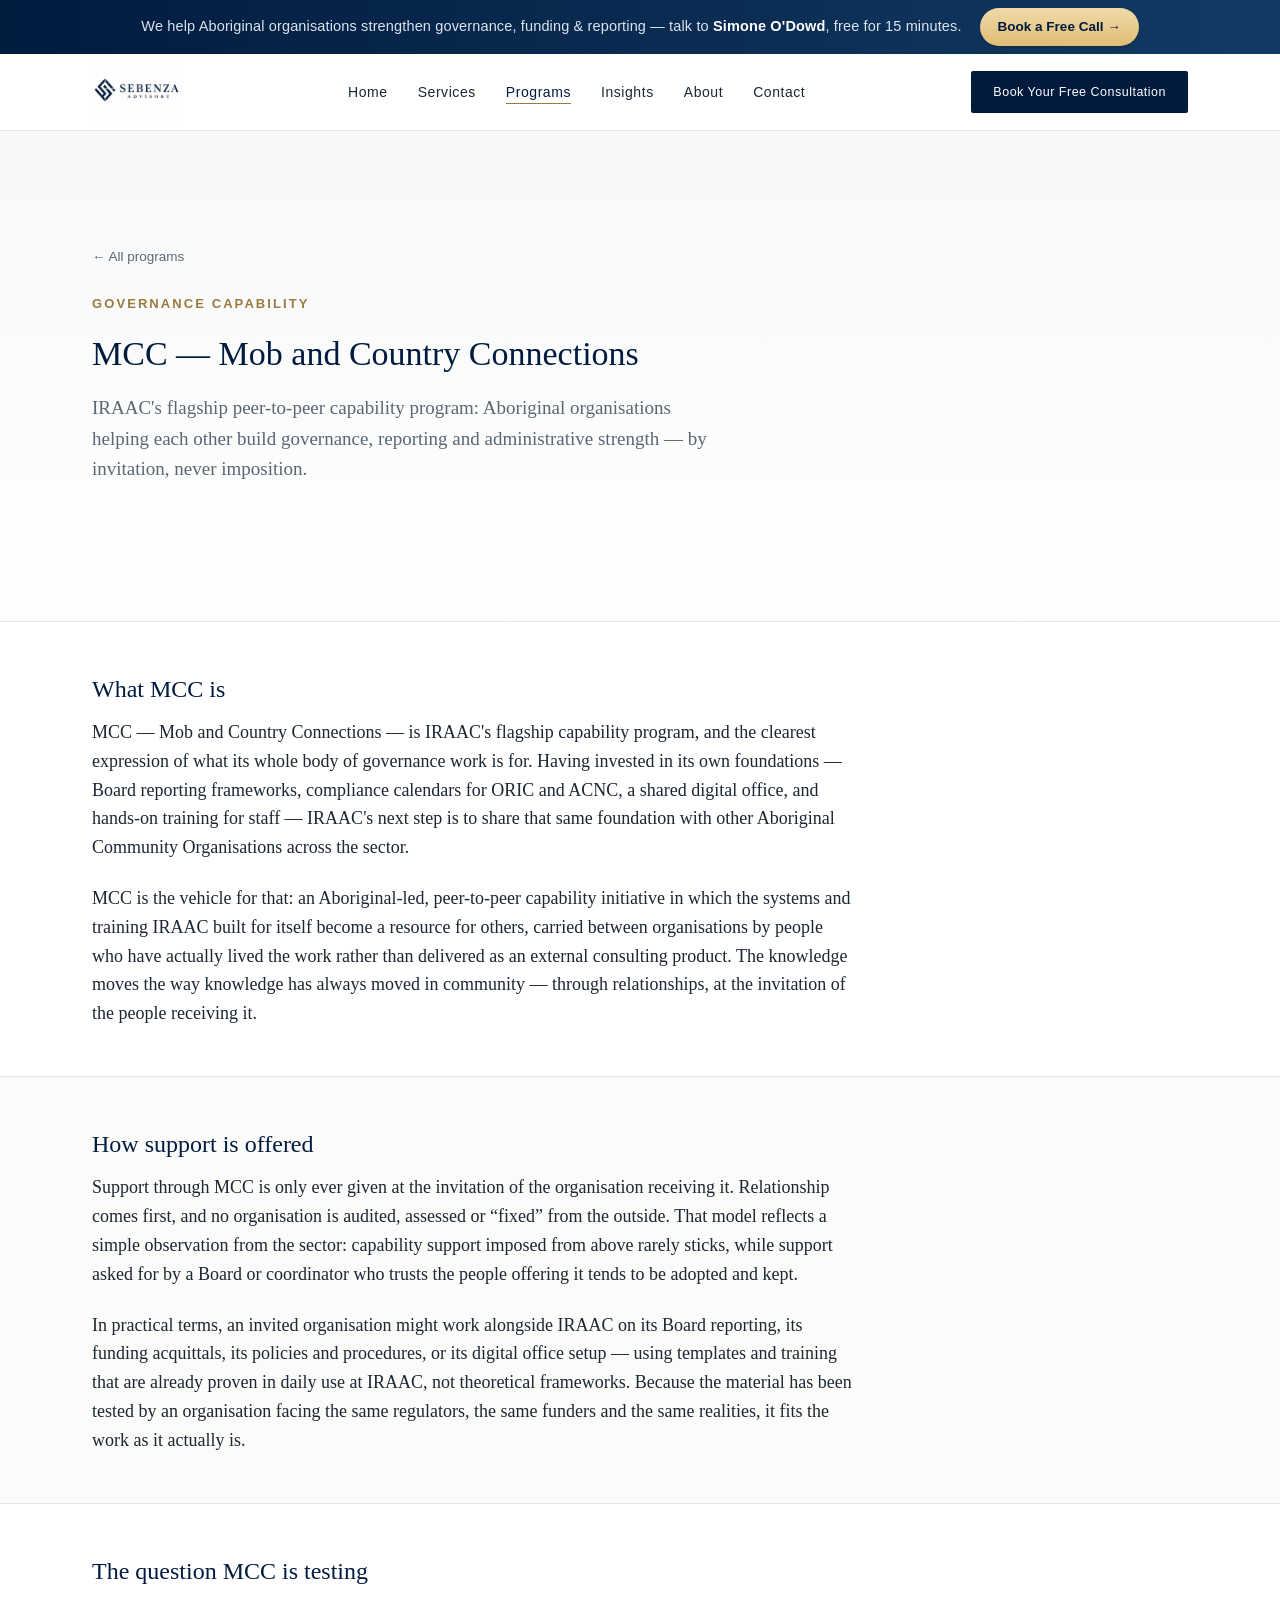
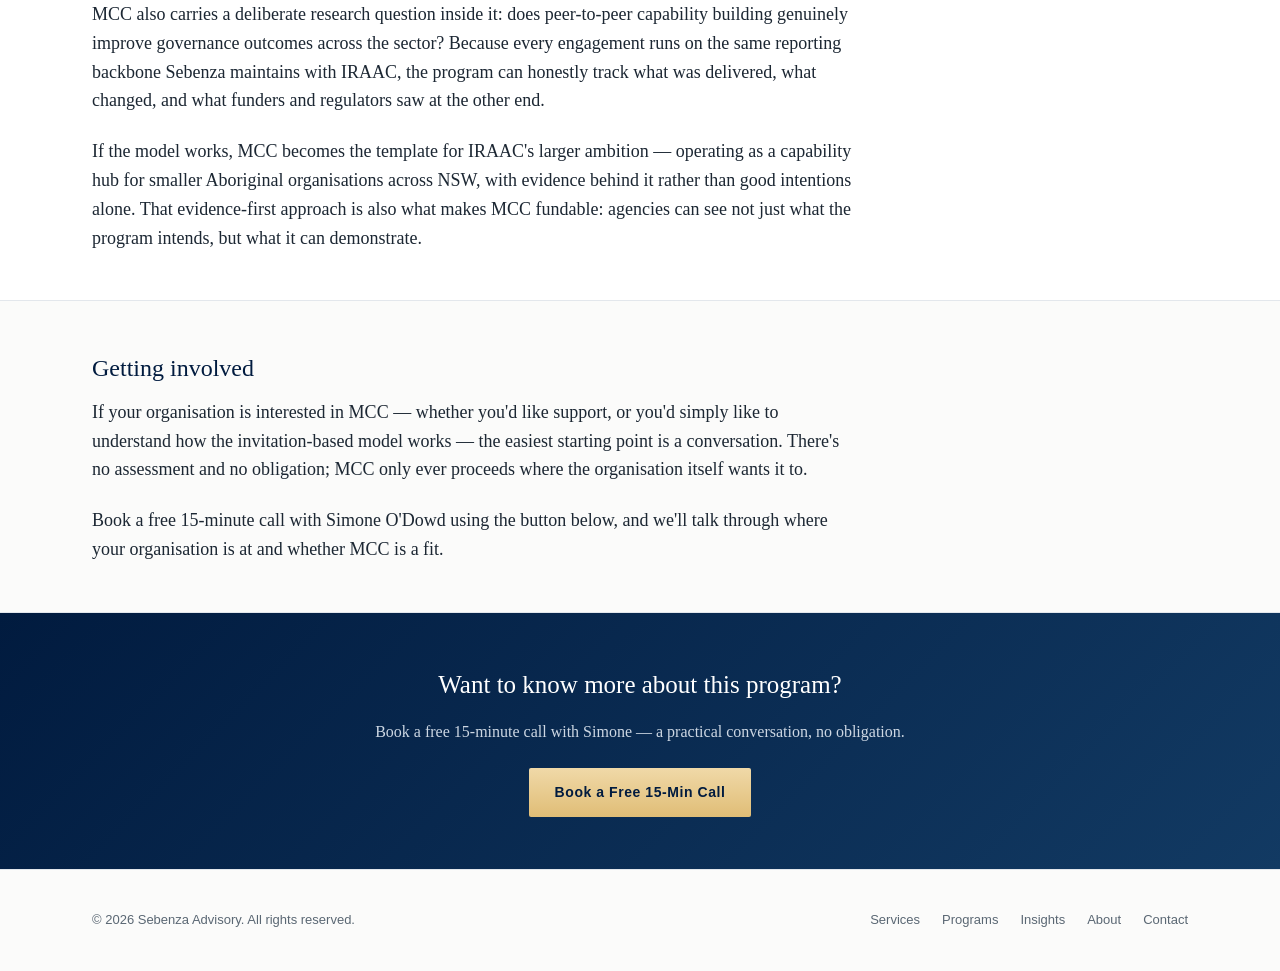
<file: programs/mcc.html>
<!DOCTYPE html>
<html lang="en">
<head>
<meta charset="UTF-8">
<meta name="viewport" content="width=device-width, initial-scale=1.0">
<title>MCC — Mob and Country Connections — Sebenza Advisory</title>
<meta name="description" content="IRAAC's flagship peer-to-peer capability program: Aboriginal organisations helping each other build governance, reporting and administrative strength — by invitation, never imposition.">
<link rel="icon" href="/assets/favicon.png">
<link rel="stylesheet" href="/assets/style.css">
<script src="/assets/site.js" defer></script>
</head>
<body>

<div class="top-bar">
  <div class="wrap">
    <p>We help Aboriginal organisations strengthen governance, funding &amp; reporting — talk to <strong>Simone O'Dowd</strong>, free for 15 minutes.</p>
    <a class="btn-mini" href="https://calendly.com/sebenza-advisory/consultation" target="_blank" rel="noopener">Book a Free Call →</a>
  </div>
</div>

<header class="site">
  <div class="wrap">
    <a class="brand" href="/">
      <img src="/assets/logo-header.png" alt="Sebenza Advisory">
    </a>
    <nav class="primary">
      <ul>
        <li><a href="/">Home</a></li>
        <li><a href="/approach.html">Services</a></li>
        <li><a href="/programs.html" class="active">Programs</a></li>
        <li><a href="/insights.html">Insights</a></li>
        <li><a href="/about.html">About</a></li>
        <li><a href="/contact.html">Contact</a></li>
      </ul>
    </nav>
    <a class="btn primary" href="https://calendly.com/sebenza-advisory/consultation" target="_blank" rel="noopener" style="padding:11px 22px;font-size:12.5px;white-space:nowrap;">Book Your Free Consultation</a>
    <button class="nav-toggle" aria-label="Menu" aria-expanded="false"><span></span><span></span><span></span></button>
  </div>
</header>

<section class="hero page-hero">
  <div class="wrap">
    <a class="back-link" href="/programs.html">← All programs</a>
    <p class="eyebrow">Governance capability</p>
    <h1>MCC — Mob and Country Connections</h1>
    <p class="lede">IRAAC's flagship peer-to-peer capability program: Aboriginal organisations helping each other build governance, reporting and administrative strength — by invitation, never imposition.</p>
  </div>
</section>
<section>
  <div class="wrap">
    <h2 class="section-title">What MCC is</h2>
    <div class="article-body">
      <p>MCC — Mob and Country Connections — is IRAAC's flagship capability program, and the clearest expression of what its whole body of governance work is for. Having invested in its own foundations — Board reporting frameworks, compliance calendars for ORIC and ACNC, a shared digital office, and hands-on training for staff — IRAAC's next step is to share that same foundation with other Aboriginal Community Organisations across the sector.</p>
      <p>MCC is the vehicle for that: an Aboriginal-led, peer-to-peer capability initiative in which the systems and training IRAAC built for itself become a resource for others, carried between organisations by people who have actually lived the work rather than delivered as an external consulting product. The knowledge moves the way knowledge has always moved in community — through relationships, at the invitation of the people receiving it.</p>
    </div>
  </div>
</section>
<section class="tinted">
  <div class="wrap">
    <h2 class="section-title">How support is offered</h2>
    <div class="article-body">
      <p>Support through MCC is only ever given at the invitation of the organisation receiving it. Relationship comes first, and no organisation is audited, assessed or “fixed” from the outside. That model reflects a simple observation from the sector: capability support imposed from above rarely sticks, while support asked for by a Board or coordinator who trusts the people offering it tends to be adopted and kept.</p>
      <p>In practical terms, an invited organisation might work alongside IRAAC on its Board reporting, its funding acquittals, its policies and procedures, or its digital office setup — using templates and training that are already proven in daily use at IRAAC, not theoretical frameworks. Because the material has been tested by an organisation facing the same regulators, the same funders and the same realities, it fits the work as it actually is.</p>
    </div>
  </div>
</section>
<section>
  <div class="wrap">
    <h2 class="section-title">The question MCC is testing</h2>
    <div class="article-body">
      <p>MCC also carries a deliberate research question inside it: does peer-to-peer capability building genuinely improve governance outcomes across the sector? Because every engagement runs on the same reporting backbone Sebenza maintains with IRAAC, the program can honestly track what was delivered, what changed, and what funders and regulators saw at the other end.</p>
      <p>If the model works, MCC becomes the template for IRAAC's larger ambition — operating as a capability hub for smaller Aboriginal organisations across NSW, with evidence behind it rather than good intentions alone. That evidence-first approach is also what makes MCC fundable: agencies can see not just what the program intends, but what it can demonstrate.</p>
    </div>
  </div>
</section>
<section class="tinted">
  <div class="wrap">
    <h2 class="section-title">Getting involved</h2>
    <div class="article-body">
      <p>If your organisation is interested in MCC — whether you'd like support, or you'd simply like to understand how the invitation-based model works — the easiest starting point is a conversation. There's no assessment and no obligation; MCC only ever proceeds where the organisation itself wants it to.</p>
      <p>Book a free 15-minute call with Simone O'Dowd using the button below, and we'll talk through where your organisation is at and whether MCC is a fit.</p>
    </div>
  </div>
</section>

<section class="cta-band">
  <div class="wrap">
    <h2>Want to know more about this program?</h2>
    <p>Book a free 15-minute call with Simone — a practical conversation, no obligation.</p>
    <a class="btn gold" href="https://calendly.com/sebenza-advisory/consultation" target="_blank" rel="noopener">Book a Free 15-Min Call</a>
  </div>
</section>

<footer class="site">
  <div class="wrap">
    <p>© 2026 Sebenza Advisory. All rights reserved.</p>
    <nav>
      <ul>
        <li><a href="/approach.html">Services</a></li>
        <li><a href="/programs.html">Programs</a></li>
        <li><a href="/insights.html">Insights</a></li>
        <li><a href="/about.html">About</a></li>
        <li><a href="/contact.html">Contact</a></li>
      </ul>
    </nav>
  </div>
</footer>

</body>
</html>
</file>
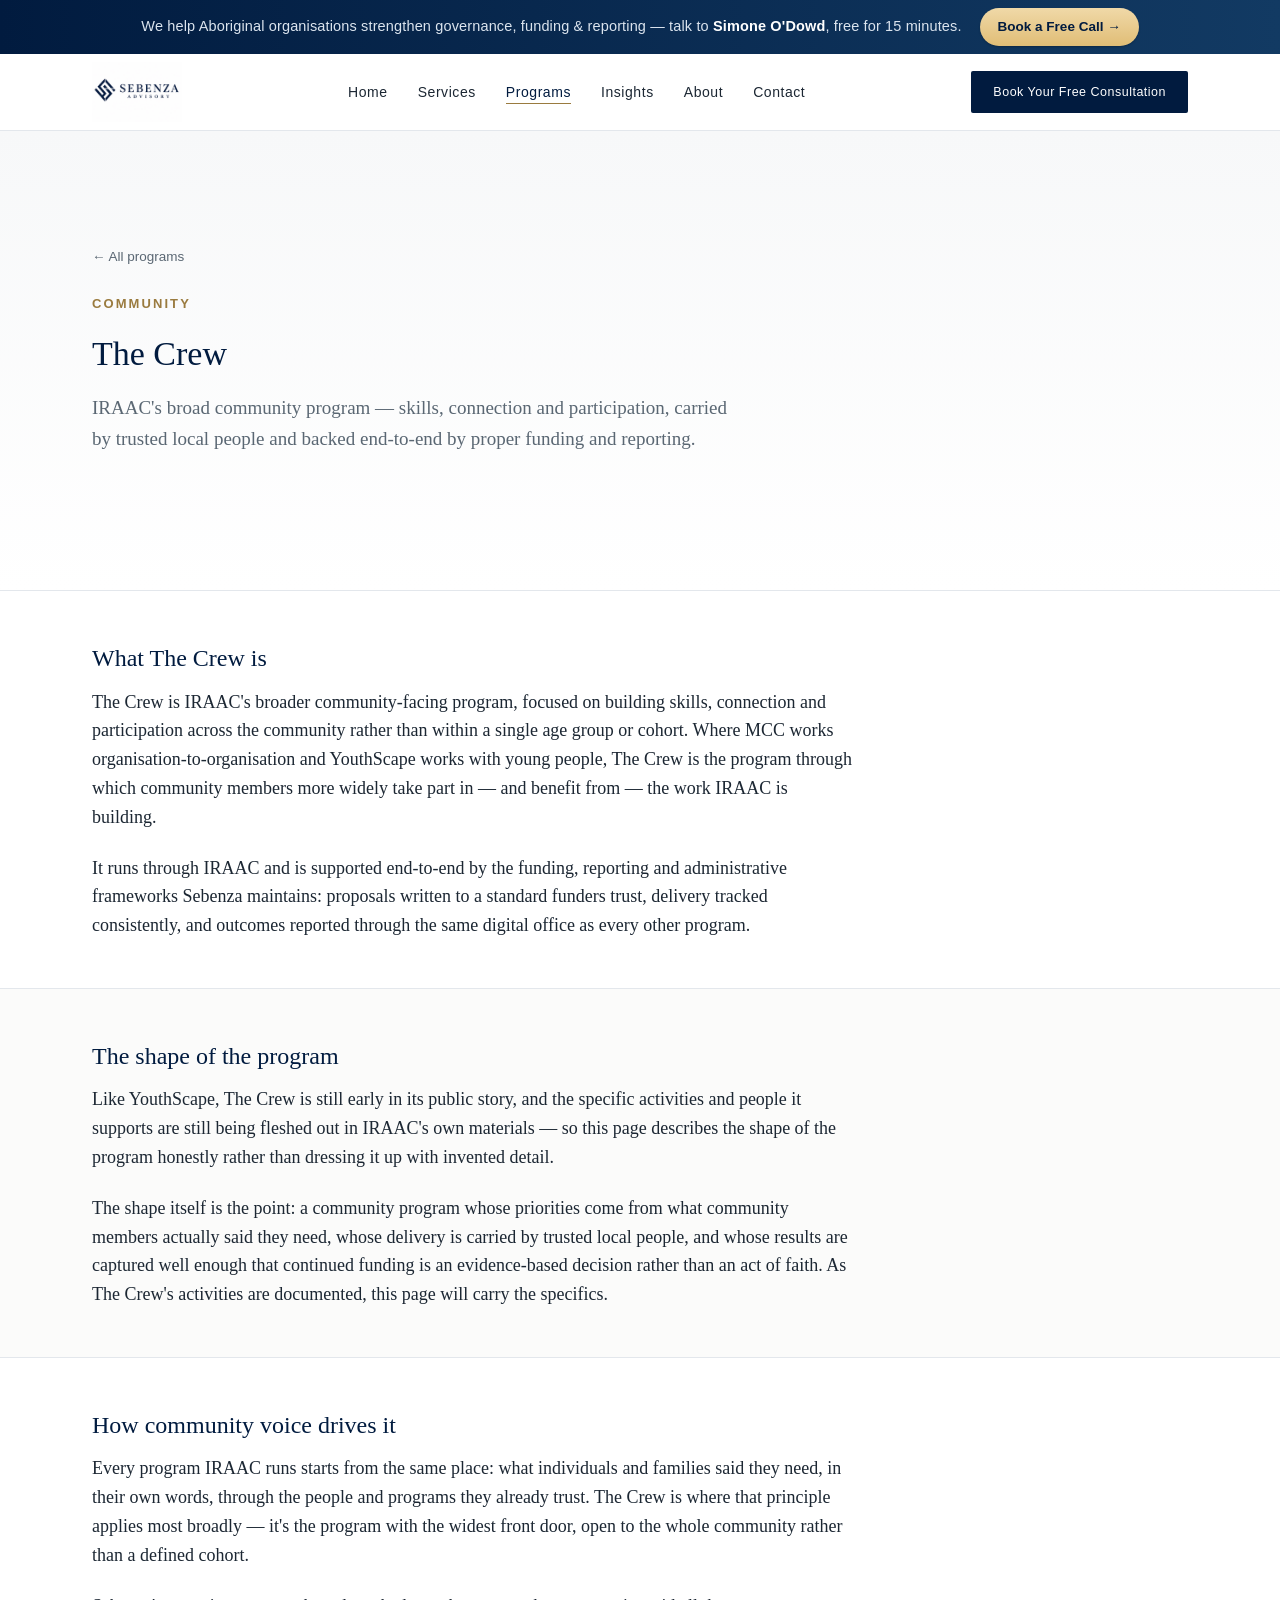
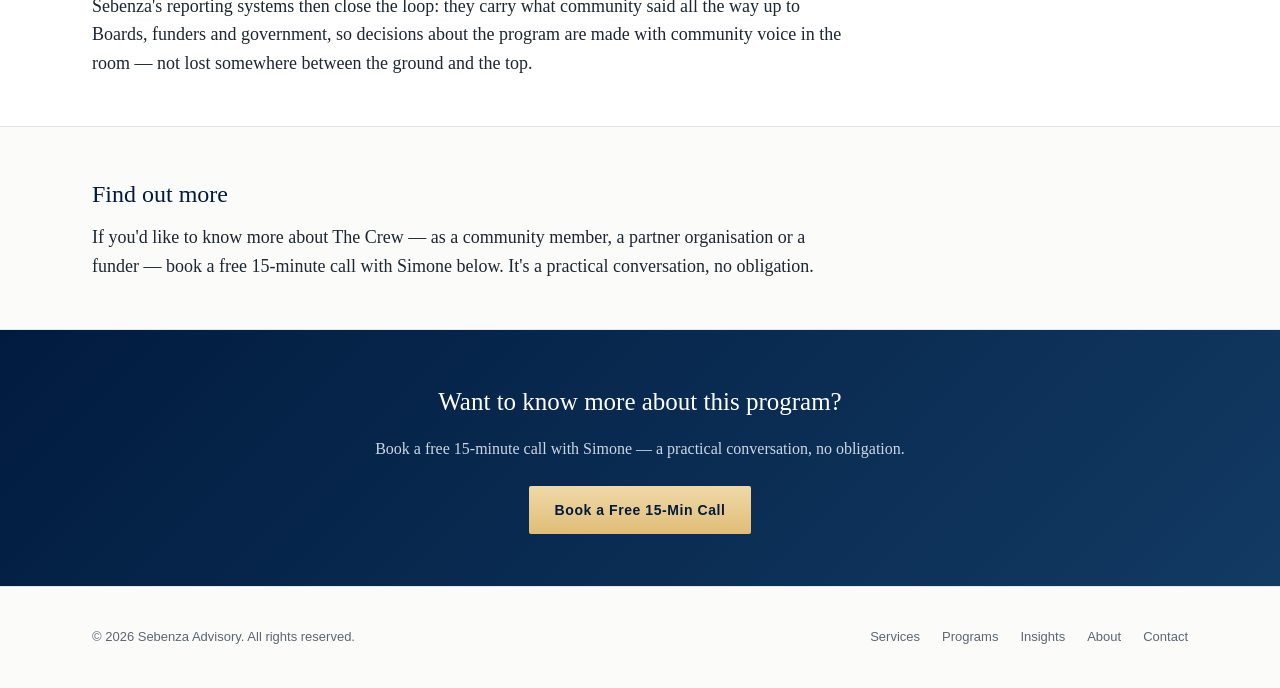
<file: programs/the-crew.html>
<!DOCTYPE html>
<html lang="en">
<head>
<meta charset="UTF-8">
<meta name="viewport" content="width=device-width, initial-scale=1.0">
<title>The Crew — Sebenza Advisory</title>
<meta name="description" content="IRAAC's broad community program — skills, connection and participation, carried by trusted local people and backed end-to-end by proper funding and reporting.">
<link rel="icon" href="/assets/favicon.png">
<link rel="stylesheet" href="/assets/style.css">
<script src="/assets/site.js" defer></script>
</head>
<body>

<div class="top-bar">
  <div class="wrap">
    <p>We help Aboriginal organisations strengthen governance, funding &amp; reporting — talk to <strong>Simone O'Dowd</strong>, free for 15 minutes.</p>
    <a class="btn-mini" href="https://calendly.com/sebenza-advisory/consultation" target="_blank" rel="noopener">Book a Free Call →</a>
  </div>
</div>

<header class="site">
  <div class="wrap">
    <a class="brand" href="/">
      <img src="/assets/logo-header.png" alt="Sebenza Advisory">
    </a>
    <nav class="primary">
      <ul>
        <li><a href="/">Home</a></li>
        <li><a href="/approach.html">Services</a></li>
        <li><a href="/programs.html" class="active">Programs</a></li>
        <li><a href="/insights.html">Insights</a></li>
        <li><a href="/about.html">About</a></li>
        <li><a href="/contact.html">Contact</a></li>
      </ul>
    </nav>
    <a class="btn primary" href="https://calendly.com/sebenza-advisory/consultation" target="_blank" rel="noopener" style="padding:11px 22px;font-size:12.5px;white-space:nowrap;">Book Your Free Consultation</a>
    <button class="nav-toggle" aria-label="Menu" aria-expanded="false"><span></span><span></span><span></span></button>
  </div>
</header>

<section class="hero page-hero">
  <div class="wrap">
    <a class="back-link" href="/programs.html">← All programs</a>
    <p class="eyebrow">Community</p>
    <h1>The Crew</h1>
    <p class="lede">IRAAC's broad community program — skills, connection and participation, carried by trusted local people and backed end-to-end by proper funding and reporting.</p>
  </div>
</section>
<section>
  <div class="wrap">
    <h2 class="section-title">What The Crew is</h2>
    <div class="article-body">
      <p>The Crew is IRAAC's broader community-facing program, focused on building skills, connection and participation across the community rather than within a single age group or cohort. Where MCC works organisation-to-organisation and YouthScape works with young people, The Crew is the program through which community members more widely take part in — and benefit from — the work IRAAC is building.</p>
      <p>It runs through IRAAC and is supported end-to-end by the funding, reporting and administrative frameworks Sebenza maintains: proposals written to a standard funders trust, delivery tracked consistently, and outcomes reported through the same digital office as every other program.</p>
    </div>
  </div>
</section>
<section class="tinted">
  <div class="wrap">
    <h2 class="section-title">The shape of the program</h2>
    <div class="article-body">
      <p>Like YouthScape, The Crew is still early in its public story, and the specific activities and people it supports are still being fleshed out in IRAAC's own materials — so this page describes the shape of the program honestly rather than dressing it up with invented detail.</p>
      <p>The shape itself is the point: a community program whose priorities come from what community members actually said they need, whose delivery is carried by trusted local people, and whose results are captured well enough that continued funding is an evidence-based decision rather than an act of faith. As The Crew's activities are documented, this page will carry the specifics.</p>
    </div>
  </div>
</section>
<section>
  <div class="wrap">
    <h2 class="section-title">How community voice drives it</h2>
    <div class="article-body">
      <p>Every program IRAAC runs starts from the same place: what individuals and families said they need, in their own words, through the people and programs they already trust. The Crew is where that principle applies most broadly — it's the program with the widest front door, open to the whole community rather than a defined cohort.</p>
      <p>Sebenza's reporting systems then close the loop: they carry what community said all the way up to Boards, funders and government, so decisions about the program are made with community voice in the room — not lost somewhere between the ground and the top.</p>
    </div>
  </div>
</section>
<section class="tinted">
  <div class="wrap">
    <h2 class="section-title">Find out more</h2>
    <div class="article-body">
      <p>If you'd like to know more about The Crew — as a community member, a partner organisation or a funder — book a free 15-minute call with Simone below. It's a practical conversation, no obligation.</p>
    </div>
  </div>
</section>

<section class="cta-band">
  <div class="wrap">
    <h2>Want to know more about this program?</h2>
    <p>Book a free 15-minute call with Simone — a practical conversation, no obligation.</p>
    <a class="btn gold" href="https://calendly.com/sebenza-advisory/consultation" target="_blank" rel="noopener">Book a Free 15-Min Call</a>
  </div>
</section>

<footer class="site">
  <div class="wrap">
    <p>© 2026 Sebenza Advisory. All rights reserved.</p>
    <nav>
      <ul>
        <li><a href="/approach.html">Services</a></li>
        <li><a href="/programs.html">Programs</a></li>
        <li><a href="/insights.html">Insights</a></li>
        <li><a href="/about.html">About</a></li>
        <li><a href="/contact.html">Contact</a></li>
      </ul>
    </nav>
  </div>
</footer>

</body>
</html>
</file>
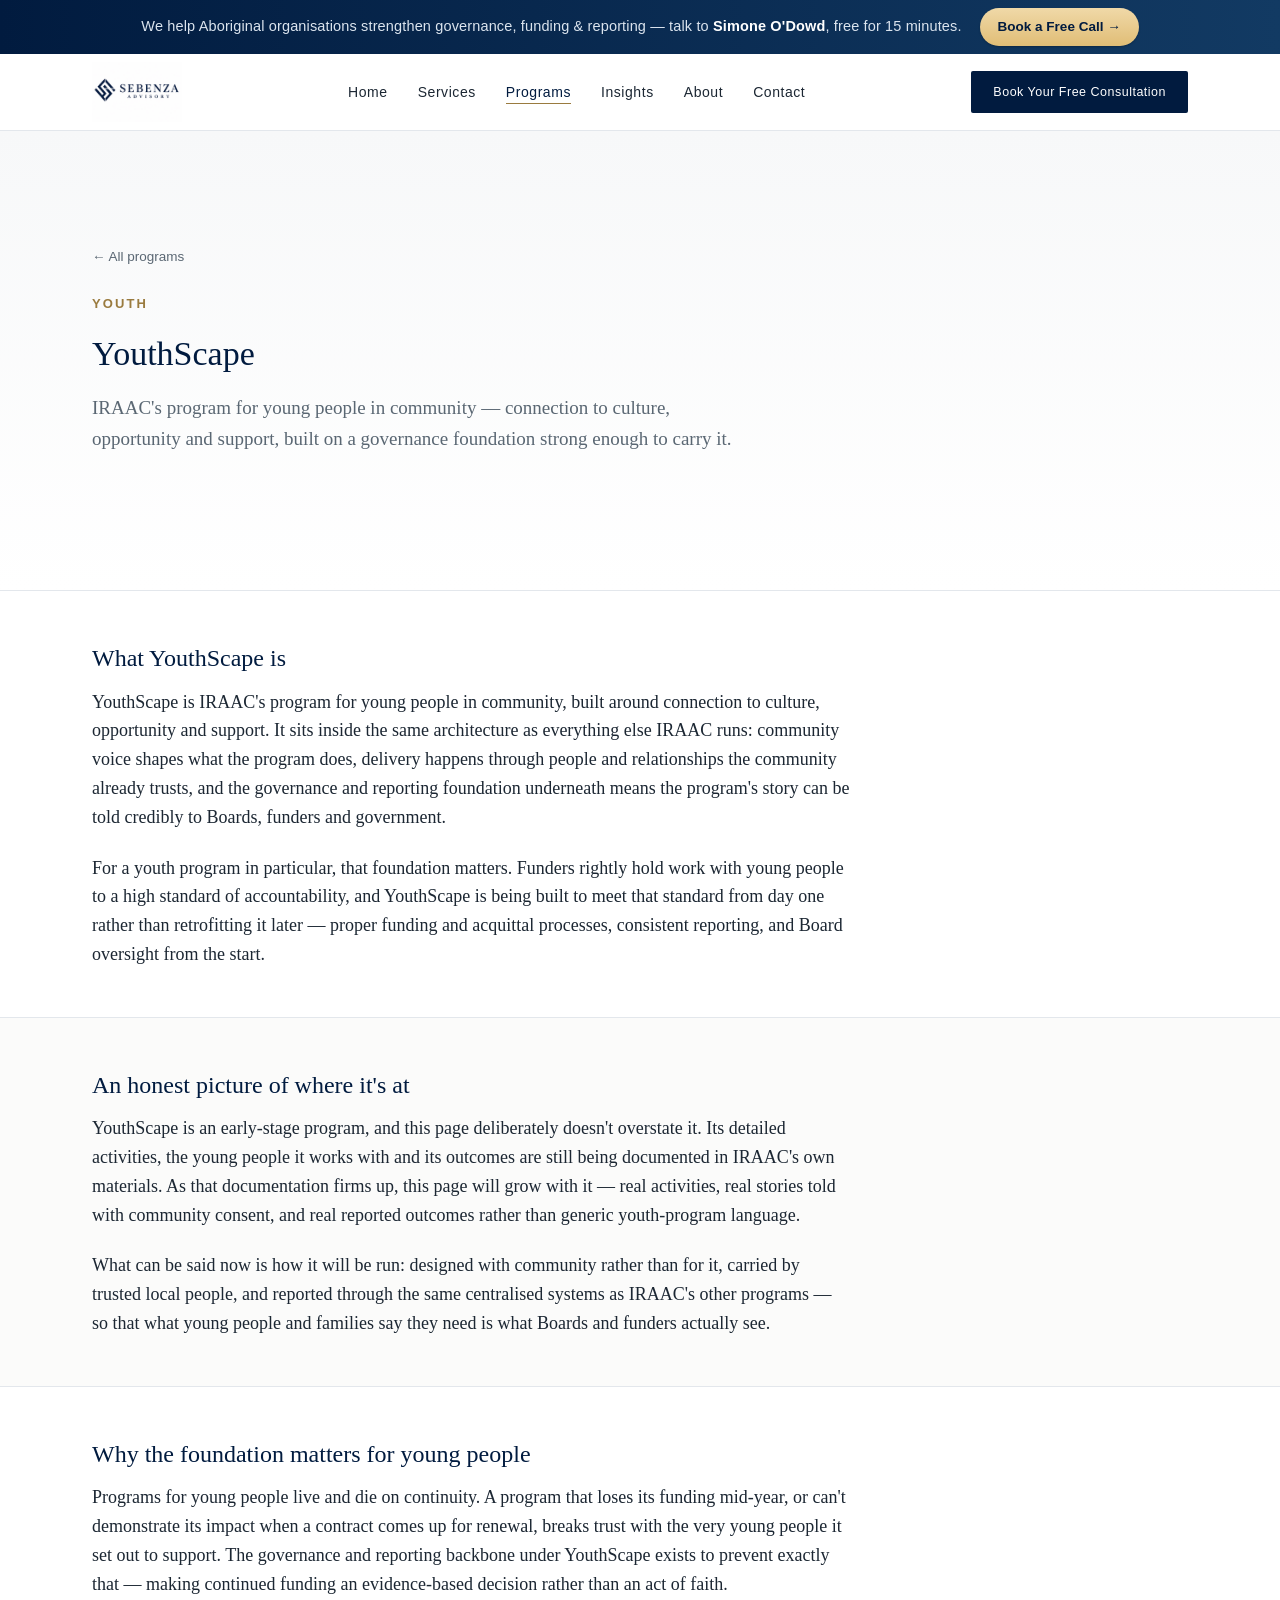
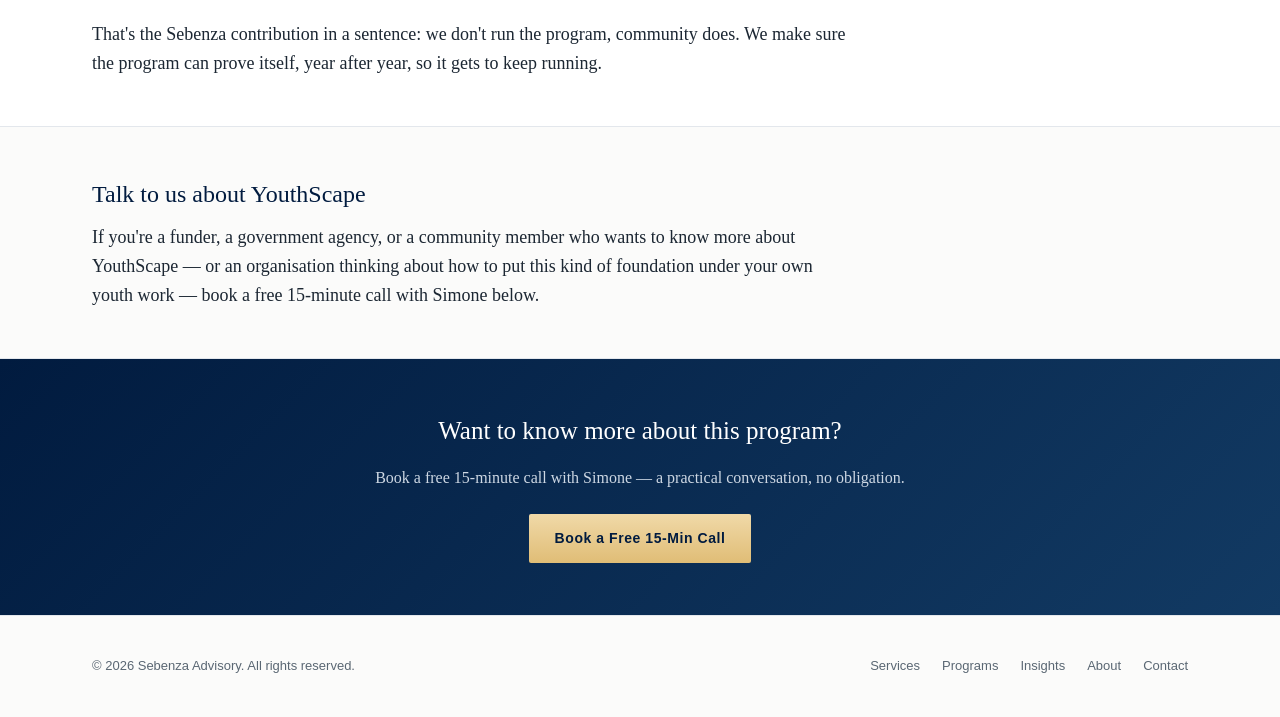
<file: programs/youthscape.html>
<!DOCTYPE html>
<html lang="en">
<head>
<meta charset="UTF-8">
<meta name="viewport" content="width=device-width, initial-scale=1.0">
<title>YouthScape — Sebenza Advisory</title>
<meta name="description" content="IRAAC's program for young people in community — connection to culture, opportunity and support, built on a governance foundation strong enough to carry it.">
<link rel="icon" href="/assets/favicon.png">
<link rel="stylesheet" href="/assets/style.css">
<script src="/assets/site.js" defer></script>
</head>
<body>

<div class="top-bar">
  <div class="wrap">
    <p>We help Aboriginal organisations strengthen governance, funding &amp; reporting — talk to <strong>Simone O'Dowd</strong>, free for 15 minutes.</p>
    <a class="btn-mini" href="https://calendly.com/sebenza-advisory/consultation" target="_blank" rel="noopener">Book a Free Call →</a>
  </div>
</div>

<header class="site">
  <div class="wrap">
    <a class="brand" href="/">
      <img src="/assets/logo-header.png" alt="Sebenza Advisory">
    </a>
    <nav class="primary">
      <ul>
        <li><a href="/">Home</a></li>
        <li><a href="/approach.html">Services</a></li>
        <li><a href="/programs.html" class="active">Programs</a></li>
        <li><a href="/insights.html">Insights</a></li>
        <li><a href="/about.html">About</a></li>
        <li><a href="/contact.html">Contact</a></li>
      </ul>
    </nav>
    <a class="btn primary" href="https://calendly.com/sebenza-advisory/consultation" target="_blank" rel="noopener" style="padding:11px 22px;font-size:12.5px;white-space:nowrap;">Book Your Free Consultation</a>
    <button class="nav-toggle" aria-label="Menu" aria-expanded="false"><span></span><span></span><span></span></button>
  </div>
</header>

<section class="hero page-hero">
  <div class="wrap">
    <a class="back-link" href="/programs.html">← All programs</a>
    <p class="eyebrow">Youth</p>
    <h1>YouthScape</h1>
    <p class="lede">IRAAC's program for young people in community — connection to culture, opportunity and support, built on a governance foundation strong enough to carry it.</p>
  </div>
</section>
<section>
  <div class="wrap">
    <h2 class="section-title">What YouthScape is</h2>
    <div class="article-body">
      <p>YouthScape is IRAAC's program for young people in community, built around connection to culture, opportunity and support. It sits inside the same architecture as everything else IRAAC runs: community voice shapes what the program does, delivery happens through people and relationships the community already trusts, and the governance and reporting foundation underneath means the program's story can be told credibly to Boards, funders and government.</p>
      <p>For a youth program in particular, that foundation matters. Funders rightly hold work with young people to a high standard of accountability, and YouthScape is being built to meet that standard from day one rather than retrofitting it later — proper funding and acquittal processes, consistent reporting, and Board oversight from the start.</p>
    </div>
  </div>
</section>
<section class="tinted">
  <div class="wrap">
    <h2 class="section-title">An honest picture of where it's at</h2>
    <div class="article-body">
      <p>YouthScape is an early-stage program, and this page deliberately doesn't overstate it. Its detailed activities, the young people it works with and its outcomes are still being documented in IRAAC's own materials. As that documentation firms up, this page will grow with it — real activities, real stories told with community consent, and real reported outcomes rather than generic youth-program language.</p>
      <p>What can be said now is how it will be run: designed with community rather than for it, carried by trusted local people, and reported through the same centralised systems as IRAAC's other programs — so that what young people and families say they need is what Boards and funders actually see.</p>
    </div>
  </div>
</section>
<section>
  <div class="wrap">
    <h2 class="section-title">Why the foundation matters for young people</h2>
    <div class="article-body">
      <p>Programs for young people live and die on continuity. A program that loses its funding mid-year, or can't demonstrate its impact when a contract comes up for renewal, breaks trust with the very young people it set out to support. The governance and reporting backbone under YouthScape exists to prevent exactly that — making continued funding an evidence-based decision rather than an act of faith.</p>
      <p>That's the Sebenza contribution in a sentence: we don't run the program, community does. We make sure the program can prove itself, year after year, so it gets to keep running.</p>
    </div>
  </div>
</section>
<section class="tinted">
  <div class="wrap">
    <h2 class="section-title">Talk to us about YouthScape</h2>
    <div class="article-body">
      <p>If you're a funder, a government agency, or a community member who wants to know more about YouthScape — or an organisation thinking about how to put this kind of foundation under your own youth work — book a free 15-minute call with Simone below.</p>
    </div>
  </div>
</section>

<section class="cta-band">
  <div class="wrap">
    <h2>Want to know more about this program?</h2>
    <p>Book a free 15-minute call with Simone — a practical conversation, no obligation.</p>
    <a class="btn gold" href="https://calendly.com/sebenza-advisory/consultation" target="_blank" rel="noopener">Book a Free 15-Min Call</a>
  </div>
</section>

<footer class="site">
  <div class="wrap">
    <p>© 2026 Sebenza Advisory. All rights reserved.</p>
    <nav>
      <ul>
        <li><a href="/approach.html">Services</a></li>
        <li><a href="/programs.html">Programs</a></li>
        <li><a href="/insights.html">Insights</a></li>
        <li><a href="/about.html">About</a></li>
        <li><a href="/contact.html">Contact</a></li>
      </ul>
    </nav>
  </div>
</footer>

</body>
</html>
</file>
<file: assets/style.css>
:root {
  --navy: #0a2540;
  --navy-deep: #011b3f;
  --ink: #1c2733;
  --muted: #5a6773;
  --line: #e3e7ec;
  --paper: #fbfbfa;
  --accent: #9a7b3f;
  --max: 1160px;
}

* { box-sizing: border-box; }

html { scroll-behavior: smooth; }

body {
  margin: 0;
  font-family: "Georgia", "Iowan Old Style", "Palatino Linotype", serif;
  color: var(--ink);
  background: #ffffff;
  line-height: 1.7;
  font-size: 18px;
}

.wrap {
  max-width: var(--max);
  margin: 0 auto;
  padding: 0 32px;
}

a { color: var(--navy-deep); }

/* Top utility bar */
.top-bar {
  background: linear-gradient(90deg, var(--navy-deep), #123a63);
  padding: 12px 0;
}

.top-bar .wrap {
  display: flex;
  align-items: center;
  justify-content: center;
  gap: 18px;
  flex-wrap: wrap;
  text-align: center;
}

.top-bar p {
  margin: 0;
  font-family: "Helvetica Neue", Arial, sans-serif;
  font-size: 14.5px;
  color: #dbe4ee;
  letter-spacing: 0.01em;
}

.top-bar strong { color: #fff; font-weight: 700; }

.top-bar .btn-mini {
  font-family: "Helvetica Neue", Arial, sans-serif;
  font-size: 13.5px;
  font-weight: 700;
  color: var(--navy-deep);
  text-decoration: none;
  white-space: nowrap;
  background: linear-gradient(180deg, #f0d9a8, #e0bd76);
  padding: 8px 18px;
  border-radius: 20px;
  box-shadow: 0 1px 2px rgba(0,0,0,0.25);
}

.top-bar .btn-mini:hover { background: #f0d9a8; }

/* Header */
header.site {
  border-bottom: 1px solid var(--line);
  padding: 14px 0;
}

header.site .wrap {
  display: flex;
  align-items: center;
  justify-content: space-between;
  gap: 24px;
}

.brand {
  display: flex;
  align-items: center;
  gap: 14px;
  text-decoration: none;
}

.brand img {
  height: 92px;
  width: auto;
  display: block;
}

.brand span {
  font-family: "Helvetica Neue", Arial, sans-serif;
  letter-spacing: 0.14em;
  font-size: 14px;
  color: var(--navy-deep);
  font-weight: 600;
  text-transform: uppercase;
}

nav.primary ul {
  list-style: none;
  display: flex;
  gap: 30px;
  margin: 0;
  padding: 0;
}

nav.primary a {
  font-family: "Helvetica Neue", Arial, sans-serif;
  font-size: 14px;
  letter-spacing: 0.04em;
  text-decoration: none;
  color: var(--ink);
  padding-bottom: 3px;
  border-bottom: 1px solid transparent;
}

nav.primary a:hover,
nav.primary a.active {
  color: var(--navy-deep);
  border-bottom-color: var(--accent);
}

.nav-toggle {
  display: none;
  background: none;
  border: 1px solid var(--line);
  border-radius: 3px;
  width: 42px;
  height: 38px;
  padding: 0;
  cursor: pointer;
  flex-direction: column;
  align-items: center;
  justify-content: center;
  gap: 4px;
}

.nav-toggle span {
  display: block;
  width: 20px;
  height: 2px;
  background: var(--navy-deep);
}

/* Hero — big image variant (home) */
.hero-image {
  position: relative;
  background: url("/assets/hero-pattern.svg") center/cover no-repeat, var(--navy-deep);
  color: #fff;
  overflow: hidden;
}

.hero-image .wrap {
  padding-top: 56px;
  padding-bottom: 56px;
  position: relative;
  z-index: 1;
  display: grid;
  grid-template-columns: minmax(0, 1fr) 300px;
  gap: 44px;
  align-items: center;
}

.hero-stats {
  background: rgba(255,255,255,0.06);
  border: 1px solid rgba(255,255,255,0.16);
  border-radius: 6px;
  padding: 22px 20px;
  backdrop-filter: blur(2px);
}

.hero-stats .stat {
  padding: 12px 0;
  border-top: 1px solid rgba(255,255,255,0.14);
}

.hero-stats .stat:first-child { border-top: none; padding-top: 0; }

.hero-stats .stat b {
  display: block;
  font-family: "Georgia", serif;
  font-size: 23px;
  color: #fff;
  font-weight: 400;
  margin-bottom: 3px;
}

.hero-stats .stat span {
  font-family: "Helvetica Neue", Arial, sans-serif;
  font-size: 12.5px;
  color: #a9bccf;
  letter-spacing: 0.01em;
}

.hero-stats-cta {
  display: block;
  width: 100%;
  text-align: center;
  margin-top: 16px;
  padding: 12px 14px !important;
  font-size: 13px !important;
}

/* Hero — what-you-get card (replaces stats) */
.hero-offer {
  background: rgba(255,255,255,0.06);
  border: 1px solid rgba(255,255,255,0.16);
  border-top: 3px solid var(--accent);
  border-radius: 6px;
  padding: 24px 22px;
  backdrop-filter: blur(2px);
}

.hero-offer .offer-title {
  font-family: "Georgia", serif;
  font-size: 19px;
  color: #fff;
  margin: 0 0 14px;
}

.hero-offer ul {
  list-style: none;
  margin: 0 0 16px;
  padding: 0;
}

.hero-offer li {
  position: relative;
  padding: 7px 0 7px 26px;
  font-family: "Helvetica Neue", Arial, sans-serif;
  font-size: 13.5px;
  line-height: 1.5;
  color: #d7e0ea;
}

.hero-offer li::before {
  content: "";
  position: absolute;
  left: 2px;
  top: 13px;
  width: 10px;
  height: 6px;
  border-left: 2px solid var(--accent);
  border-bottom: 2px solid var(--accent);
  transform: rotate(-45deg);
}

.hero-offer .offer-note {
  font-family: "Helvetica Neue", Arial, sans-serif;
  font-size: 12.5px;
  color: #a9bccf;
  margin: 0;
  padding-top: 14px;
  border-top: 1px solid rgba(255,255,255,0.14);
}

.hero-offer .offer-note strong { color: #fff; font-weight: 600; }

.hero-image .eyebrow {
  font-family: "Helvetica Neue", Arial, sans-serif;
  text-transform: uppercase;
  letter-spacing: 0.18em;
  font-size: 12.5px;
  color: #d8c088;
  margin-bottom: 14px;
  font-weight: 600;
}

.hero-image h1 {
  font-size: 38px;
  line-height: 1.2;
  margin: 0 0 16px;
  color: #ffffff;
  max-width: 760px;
  font-weight: 400;
}

.hero-image p.lede {
  font-size: 17.5px;
  color: #cdd7e3;
  max-width: 600px;
  margin: 0 0 22px;
}

.hero-image .btn.ghost {
  border-color: rgba(255,255,255,0.55);
  color: #fff;
}

.hero-image .tagline {
  margin-top: 22px;
  font-family: "Helvetica Neue", Arial, sans-serif;
  font-size: 12.5px;
  letter-spacing: 0.12em;
  color: #a9bccf;
  text-transform: uppercase;
}

.hero-bottom {
  border-top: 1px solid rgba(255,255,255,0.14);
  padding: 18px 0;
  text-align: center;
  position: relative;
  z-index: 1;
}

/* Hero — plain variant (subpages) */
.hero {
  background: linear-gradient(180deg, #f7f8f9 0%, #ffffff 100%);
  border-bottom: 1px solid var(--line);
}

.hero .wrap {
  padding-top: 84px;
  padding-bottom: 84px;
}

.hero .eyebrow {
  font-family: "Helvetica Neue", Arial, sans-serif;
  text-transform: uppercase;
  letter-spacing: 0.16em;
  font-size: 13px;
  color: var(--accent);
  margin-bottom: 18px;
  font-weight: 600;
}

.hero h1 {
  font-size: 42px;
  line-height: 1.25;
  margin: 0 0 24px;
  color: var(--navy-deep);
  max-width: 780px;
  font-weight: 400;
}

.hero p.lede {
  font-size: 20px;
  color: var(--muted);
  max-width: 640px;
  margin: 0 0 32px;
}

.page-hero .wrap { padding-top: 64px; padding-bottom: 56px; }
.page-hero h1 { font-size: 34px; margin: 0 0 18px; color: var(--navy-deep); font-weight: 400; }
.page-hero p.lede { font-size: 19px; }

/* Buttons */
.btn {
  display: inline-block;
  font-family: "Helvetica Neue", Arial, sans-serif;
  font-size: 14px;
  letter-spacing: 0.04em;
  text-decoration: none;
  padding: 13px 26px;
  border-radius: 2px;
}

.btn.primary {
  background: var(--navy-deep);
  color: #fff;
}

.btn.primary:hover { background: var(--navy); }

.btn.ghost {
  border: 1px solid var(--ink);
  color: var(--ink);
  margin-left: 14px;
}

/* Sections */
section { padding: 68px 0; }
section.tinted { background: var(--paper); border-top: 1px solid var(--line); border-bottom: 1px solid var(--line); }

h2.section-title {
  font-size: 26px;
  color: var(--navy-deep);
  font-weight: 400;
  margin: 0 0 12px;
}

p.section-intro {
  color: var(--muted);
  max-width: 700px;
  font-size: 18px;
  margin: 0 0 44px;
}

/* Three-up grid */
.grid-3 {
  display: grid;
  grid-template-columns: repeat(3, 1fr);
  gap: 40px;
}

.grid-2 {
  display: grid;
  grid-template-columns: repeat(2, 1fr);
  gap: 48px;
}

.card h3 {
  font-family: "Helvetica Neue", Arial, sans-serif;
  font-size: 17px;
  letter-spacing: 0.02em;
  color: var(--navy-deep);
  margin: 0 0 12px;
  font-weight: 600;
}

.card p { color: var(--muted); font-size: 16.5px; margin: 0; }

.card .num {
  font-family: "Helvetica Neue", Arial, sans-serif;
  font-size: 13px;
  color: var(--accent);
  letter-spacing: 0.1em;
  margin-bottom: 10px;
  display: block;
}

/* Pull quote / principle strip */
.principle {
  border-left: 3px solid var(--accent);
  padding: 6px 0 6px 26px;
  margin: 0 0 34px;
  font-size: 20px;
  color: var(--navy-deep);
  max-width: 760px;
}

.principle:last-child { margin-bottom: 0; }

/* Approach steps */
.steps { counter-reset: step; }

.step {
  display: grid;
  grid-template-columns: 64px 1fr;
  gap: 24px;
  padding: 30px 0;
  border-top: 1px solid var(--line);
}

.step:last-child { border-bottom: 1px solid var(--line); }

.step .step-num {
  font-family: "Helvetica Neue", Arial, sans-serif;
  font-size: 28px;
  color: var(--line);
  font-weight: 700;
}

.step h3 {
  font-family: "Helvetica Neue", Arial, sans-serif;
  font-size: 18px;
  color: var(--navy-deep);
  margin: 0 0 10px;
  font-weight: 600;
}

.step p { margin: 0; color: var(--muted); }

/* Insights list */
.insight {
  padding: 30px 0;
  border-top: 1px solid var(--line);
}

.insight:last-child { border-bottom: 1px solid var(--line); }

.insight .tag {
  font-family: "Helvetica Neue", Arial, sans-serif;
  font-size: 12.5px;
  letter-spacing: 0.1em;
  text-transform: uppercase;
  color: var(--accent);
  margin-bottom: 10px;
  display: block;
}

.insight h3 {
  font-size: 22px;
  color: var(--navy-deep);
  margin: 0 0 12px;
  font-weight: 400;
}

.insight p { color: var(--muted); margin: 0; max-width: 760px; }

/* About */
.about-lead {
  font-size: 20px;
  color: var(--navy-deep);
  max-width: 760px;
}

/* Contact */
.contact-block {
  display: grid;
  grid-template-columns: 1fr 1fr;
  gap: 56px;
}

.contact-detail dt {
  font-family: "Helvetica Neue", Arial, sans-serif;
  font-size: 12.5px;
  letter-spacing: 0.1em;
  text-transform: uppercase;
  color: var(--accent);
  margin-top: 26px;
}

.contact-detail dt:first-child { margin-top: 0; }

.contact-detail dd {
  margin: 6px 0 0;
  font-size: 18px;
}

/* Footer */
footer.site {
  border-top: 1px solid var(--line);
  padding: 40px 0;
  background: var(--paper);
}

footer.site .wrap {
  display: flex;
  justify-content: space-between;
  align-items: center;
  flex-wrap: wrap;
  gap: 16px;
}

footer.site p {
  font-family: "Helvetica Neue", Arial, sans-serif;
  font-size: 13px;
  color: var(--muted);
  margin: 0;
}

footer.site nav ul {
  list-style: none;
  display: flex;
  gap: 22px;
  margin: 0;
  padding: 0;
  font-family: "Helvetica Neue", Arial, sans-serif;
  font-size: 13px;
}

footer.site nav a { color: var(--muted); text-decoration: none; }
footer.site nav a:hover { color: var(--navy-deep); }

/* Voice / KPI philosophy section */
.voice-block {
  display: grid;
  grid-template-columns: 1.1fr 0.9fr;
  gap: 56px;
  align-items: start;
}

.voice-flow {
  border: 1px solid var(--line);
  border-radius: 4px;
  padding: 30px 28px;
  background: var(--paper);
}

.voice-flow ol {
  list-style: none;
  margin: 0;
  padding: 0;
  counter-reset: vf;
}

.voice-flow li {
  counter-increment: vf;
  position: relative;
  padding: 0 0 26px 40px;
  font-family: "Helvetica Neue", Arial, sans-serif;
  font-size: 15px;
  color: var(--ink);
  border-left: 1px solid var(--line);
  margin-left: 13px;
}

.voice-flow li:last-child { padding-bottom: 0; border-left-color: transparent; }

.voice-flow li::before {
  content: counter(vf);
  position: absolute;
  left: -13px;
  top: -2px;
  width: 26px;
  height: 26px;
  border-radius: 50%;
  background: var(--navy-deep);
  color: #fff;
  font-size: 12px;
  display: flex;
  align-items: center;
  justify-content: center;
}

.voice-flow strong { display: block; color: var(--navy-deep); margin-bottom: 4px; font-size: 15.5px; }

/* Programs */
.program-card {
  border: 1px solid var(--line);
  border-radius: 4px;
  padding: 28px 26px;
  height: 100%;
}

.program-card .tag {
  font-family: "Helvetica Neue", Arial, sans-serif;
  font-size: 12px;
  letter-spacing: 0.1em;
  text-transform: uppercase;
  color: var(--accent);
  display: block;
  margin-bottom: 10px;
}

.program-card h3 {
  font-size: 20px;
  color: var(--navy-deep);
  margin: 0 0 12px;
  font-weight: 400;
  font-family: "Georgia", serif;
}

.program-card p {
  color: var(--muted);
  font-size: 16px;
  margin: 0 0 14px;
}

.program-card .confirm {
  font-family: "Helvetica Neue", Arial, sans-serif;
  font-size: 12.5px;
  color: #b08a3d;
  font-style: italic;
}

.iraac-intro {
  background: var(--navy-deep);
  color: #dfe6ee;
  border-radius: 4px;
  padding: 36px 38px;
  margin-bottom: 44px;
}

.iraac-intro h3 {
  color: #fff;
  font-weight: 400;
  font-size: 23px;
  margin: 0 0 14px;
}

.iraac-intro p { margin: 0; font-size: 16.5px; color: #cdd7e3; }

/* Insights blog list */
.insight-list { display: flex; flex-direction: column; }

.insight-card {
  display: block;
  padding: 34px 0;
  border-top: 1px solid var(--line);
  text-decoration: none;
  color: inherit;
  transition: background 0.15s ease;
}

.insight-list a.insight-card:last-child { border-bottom: 1px solid var(--line); }

.insight-card:hover { background: #f8f7f4; }

.insight-card .insight-meta {
  font-family: "Helvetica Neue", Arial, sans-serif;
  font-size: 12.5px;
  letter-spacing: 0.08em;
  text-transform: uppercase;
  color: var(--accent);
  margin-bottom: 10px;
  display: flex;
  gap: 10px;
  align-items: center;
}

.insight-card .insight-meta .dot { color: var(--line); }
.insight-card .insight-meta .date { color: var(--muted); letter-spacing: 0.02em; text-transform: none; }

.insight-card h3 {
  font-size: 22px;
  color: var(--navy-deep);
  margin: 0 0 12px;
  font-weight: 400;
}

.insight-card p.excerpt { color: var(--muted); margin: 0 0 12px; max-width: 760px; }

.insight-card .read-more {
  font-family: "Helvetica Neue", Arial, sans-serif;
  font-size: 13.5px;
  font-weight: 700;
  color: var(--navy-deep);
  letter-spacing: 0.01em;
}

.insight-card:hover .read-more { color: var(--accent); }

/* Article page */
.article-meta {
  font-family: "Helvetica Neue", Arial, sans-serif;
  font-size: 13px;
  letter-spacing: 0.05em;
  text-transform: uppercase;
  color: var(--accent);
  margin-bottom: 16px;
  display: flex;
  gap: 10px;
  align-items: center;
}

.article-meta .dot { color: var(--line); }
.article-meta .date, .article-meta .read-time { color: var(--muted); text-transform: none; letter-spacing: 0.02em; }

.back-link {
  display: inline-block;
  font-family: "Helvetica Neue", Arial, sans-serif;
  font-size: 13.5px;
  color: var(--muted);
  text-decoration: none;
  margin-bottom: 22px;
}

.back-link:hover { color: var(--navy-deep); }

.article-body { max-width: 760px; }

.article-body p {
  color: var(--ink);
  font-size: 18px;
  margin: 0 0 22px;
}

.article-body p:last-child { margin-bottom: 0; }

/* Header collapses to a hamburger menu from 900px down, so there's no
   in-between width where the logo, six nav links and CTA button are all
   forced into one row without room. */
@media (max-width: 900px) {
  header.site .wrap { flex-wrap: nowrap; position: relative; }
  .nav-toggle { display: flex; }
  nav.primary {
    display: block;
    position: absolute;
    top: 100%;
    left: 0;
    right: 0;
    background: #fff;
    border-bottom: 1px solid var(--line);
    max-height: 0;
    overflow: hidden;
    transition: max-height 0.25s ease;
    z-index: 20;
  }
  nav.primary.open { max-height: 320px; }
  nav.primary ul {
    flex-direction: column;
    gap: 0;
    padding: 8px 32px 18px;
  }
  nav.primary li { padding: 10px 0; border-bottom: 1px solid var(--line); }
  header.site .btn.primary { padding: 9px 16px !important; font-size: 12.5px !important; }
  .brand img { height: 64px; }
}

@media (max-width: 860px) {
  .grid-3, .grid-2, .contact-block, .voice-block { grid-template-columns: 1fr; }
  .hero h1, .hero-image h1 { font-size: 32px; }
  .hero-image .wrap { grid-template-columns: 1fr; padding-top: 72px; padding-bottom: 76px; }
  .hero-stats { display: none; }
  .hero-offer { margin-top: 6px; padding: 20px 18px; }
  body { font-size: 17px; }
}

@media (max-width: 640px) {
  .brand img { height: 52px; }
  .top-bar p { font-size: 12.5px; }
  .top-bar .btn-mini { font-size: 12px; padding: 6px 14px; }
  .hero-image h1, .hero h1 { font-size: 27px; }
  .hero-image p.lede, .hero p.lede { font-size: 17px; }
  section { padding: 46px 0; }
  .iraac-intro { padding: 26px 24px; }
}

/* --- Landing page refinements --- */

/* Service cards: quiet frame, gold hairline on hover */
.grid-3 { gap: 28px; }

.card {
  border: 1px solid var(--line);
  border-radius: 4px;
  padding: 26px 24px;
  background: #fff;
  border-top: 3px solid var(--line);
  transition: border-top-color 0.2s ease, box-shadow 0.2s ease;
}

.card:hover {
  border-top-color: var(--accent);
  box-shadow: 0 6px 18px rgba(1, 27, 63, 0.06);
}

/* Principal (Simone) block */
.principal-block {
  display: grid;
  grid-template-columns: 180px 1fr;
  gap: 40px;
  align-items: start;
}

.principal-monogram {
  width: 150px;
  height: 150px;
  border-radius: 50%;
  background: var(--navy-deep);
  color: #e0bd76;
  border: 1px solid var(--line);
  display: flex;
  align-items: center;
  justify-content: center;
  font-family: "Georgia", serif;
  font-size: 44px;
  letter-spacing: 0.04em;
}

.principal-bio {
  color: var(--muted);
  font-size: 18px;
  max-width: 640px;
}

.principal-block .btn.primary { margin-top: 10px; }

/* Closing CTA band */
.cta-band {
  background: linear-gradient(135deg, var(--navy-deep), #123a63);
  text-align: center;
  padding: 72px 0;
}

.cta-band h2 {
  color: #fff;
  font-size: 28px;
  font-weight: 400;
  margin: 0 0 14px;
}

.cta-band p {
  color: #cdd7e3;
  font-size: 18px;
  max-width: 620px;
  margin: 0 auto 30px;
}

.btn.gold {
  background: linear-gradient(180deg, #f0d9a8, #e0bd76);
  color: var(--navy-deep);
  font-weight: 700;
}

.btn.gold:hover { background: #f0d9a8; }

/* Gentle scroll reveal */
@media (prefers-reduced-motion: no-preference) {
  .reveal {
    opacity: 0;
    transform: translateY(14px);
    transition: opacity 0.5s ease, transform 0.5s ease;
  }
  .reveal.in { opacity: 1; transform: none; }
}

/* Keyboard focus */
a:focus-visible, button:focus-visible {
  outline: 2px solid var(--accent);
  outline-offset: 3px;
}

@media (max-width: 640px) {
  .principal-block { grid-template-columns: 1fr; }
  .principal-monogram { width: 110px; height: 110px; font-size: 32px; }
  .cta-band { padding: 54px 0; }
}

/* --- Compact above-the-fold: fit top bar + header + full hero in a standard desktop viewport --- */
.top-bar { padding: 8px 0; }
header.site { padding: 8px 0; }
.brand img { height: 60px; }

.hero-image .wrap {
  padding-top: 40px;
  padding-bottom: 44px;
  gap: 36px;
}

.hero-image .eyebrow { margin-bottom: 10px; font-size: 12px; }

.hero-image h1 {
  font-size: 33px;
  line-height: 1.18;
  margin-bottom: 14px;
}

.hero-image p.lede {
  font-size: 16.5px;
  margin-bottom: 18px;
}

.hero-image .tagline { margin-top: 16px; }

.hero-stats { padding: 18px 18px; }
.hero-stats .stat { padding: 9px 0; }
.hero-stats .stat b { font-size: 20px; }

@media (max-width: 900px) {
  .brand img { height: 52px; }
}

/* --- Conversion-focused hero CTA --- */
.hero-cta-row { display: flex; align-items: center; gap: 22px; flex-wrap: wrap; }

.btn.gold.hero-cta {
  font-size: 16px;
  padding: 16px 32px;
  border-radius: 4px;
  box-shadow: 0 4px 16px rgba(0, 0, 0, 0.35);
}

.btn.gold.hero-cta:hover { transform: translateY(-1px); }

.hero-textlink {
  font-family: "Helvetica Neue", Arial, sans-serif;
  font-size: 14px;
  color: #cdd7e3;
  text-decoration: underline;
  text-underline-offset: 3px;
}

.hero-textlink:hover { color: #fff; }

.hero-reassure {
  margin-top: 14px;
  font-family: "Helvetica Neue", Arial, sans-serif;
  font-size: 13.5px;
  color: #a9bccf;
}

/* --- Remove dead vertical space in hero --- */
.hero-image .wrap {
  padding-top: 30px;
  padding-bottom: 34px;
  align-items: start;
  gap: 40px;
}

.hero-image h1 { font-size: 30px; max-width: 620px; }
.hero-image p.lede { max-width: 560px; margin-bottom: 16px; }
.hero-reassure { margin-top: 12px; }

/* --- Site-wide density pass: standard desktop rhythm, tuned mobile --- */

/* Base type: calmer scale */
body { font-size: 16px; line-height: 1.6; }

section { padding: 48px 0; }

h2.section-title { font-size: 24px; margin-bottom: 10px; }

p.section-intro { font-size: 16px; margin-bottom: 28px; max-width: 680px; }

/* Service cards */
.grid-3 { gap: 20px; }
.card { padding: 20px 20px 22px; }
.card h3 { font-size: 15.5px; margin-bottom: 8px; }
.card p { font-size: 14px; line-height: 1.55; }
.card .num { font-size: 12px; margin-bottom: 8px; }

/* Voice / flow section */
.voice-block { gap: 40px; }
.voice-flow { padding: 22px 22px; }
.voice-flow li { padding-bottom: 18px; font-size: 13.5px; }
.principle { font-size: 17px; margin-bottom: 22px; padding-left: 20px; }

/* Program cards */
.grid-2 { gap: 20px; }
.program-card { padding: 20px 20px; }
.program-card h3 { font-size: 18px; margin-bottom: 8px; }
.program-card p { font-size: 14px; line-height: 1.55; }

/* Principal */
.principal-block { gap: 32px; grid-template-columns: 150px 1fr; }
.principal-monogram { width: 120px; height: 120px; font-size: 36px; }
.principal-bio { font-size: 15.5px; }

/* Insights */
.insight-card { padding: 22px 0; }
.insight-card h3 { font-size: 19px; margin-bottom: 8px; }
.insight-card p.excerpt { font-size: 15px; margin-bottom: 8px; }

/* Closing CTA */
.cta-band { padding: 52px 0; }
.cta-band h2 { font-size: 25px; }
.cta-band p { font-size: 16px; margin-bottom: 24px; }

/* Hero copy sits on the tighter scale too */
.hero-image h1 { font-size: 29px; }
.hero-image p.lede { font-size: 15.5px; }

/* --- Mobile optimization --- */
@media (max-width: 860px) {
  section { padding: 36px 0; }
  .wrap { padding: 0 20px; }
  .hero-image .wrap { padding-top: 32px; padding-bottom: 36px; }
  .hero-image h1 { font-size: 26px; }
  .hero-cta-row { flex-direction: column; align-items: stretch; gap: 12px; }
  .btn.gold.hero-cta { text-align: center; width: 100%; }
  .hero-textlink { text-align: center; }
  .principal-block { grid-template-columns: 1fr; }
}

@media (max-width: 640px) {
  body { font-size: 15.5px; }
  .hero-image h1 { font-size: 23px; }
  h2.section-title { font-size: 21px; }
  section { padding: 30px 0; }
  .cta-band { padding: 40px 0; }
  .top-bar p { display: none; }
  .top-bar .wrap { justify-content: center; }
}

/* --- Detailed program entries on Programs page --- */
.program-list { display: flex; flex-direction: column; gap: 24px; }

.program-card.program-detail { max-width: 860px; padding: 26px 28px; }

.program-card.program-detail h3 { font-size: 21px; margin-bottom: 12px; }

.program-card.program-detail p {
  font-size: 15px;
  line-height: 1.65;
  margin: 0 0 14px;
  color: var(--ink);
}

.program-card.program-detail p:last-child { margin-bottom: 0; }

@media (max-width: 640px) {
  .program-card.program-detail { padding: 20px 18px; }
}

/* Find out more buttons on program cards */
.find-out-more { margin-top: 16px; font-size: 13px; padding: 11px 20px; }
.page-hero .back-link { margin-bottom: 14px; }
</file>
